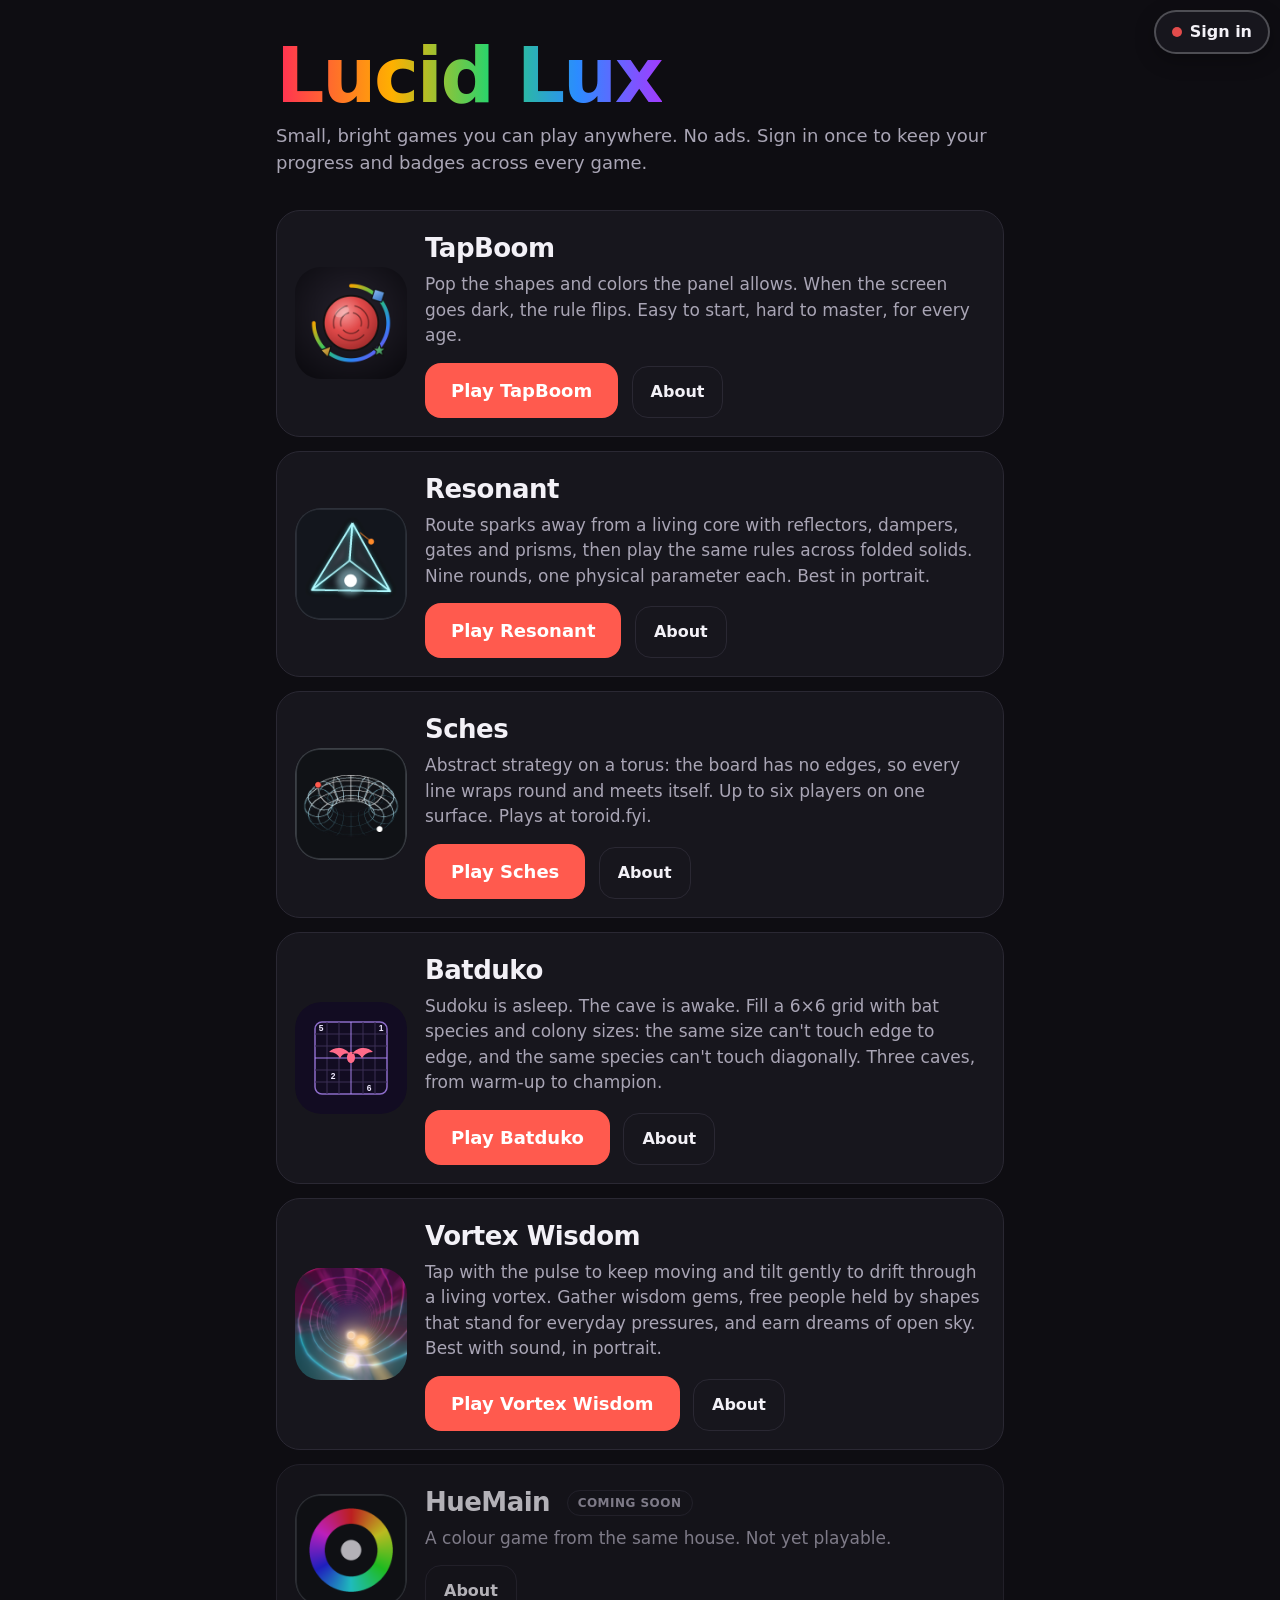
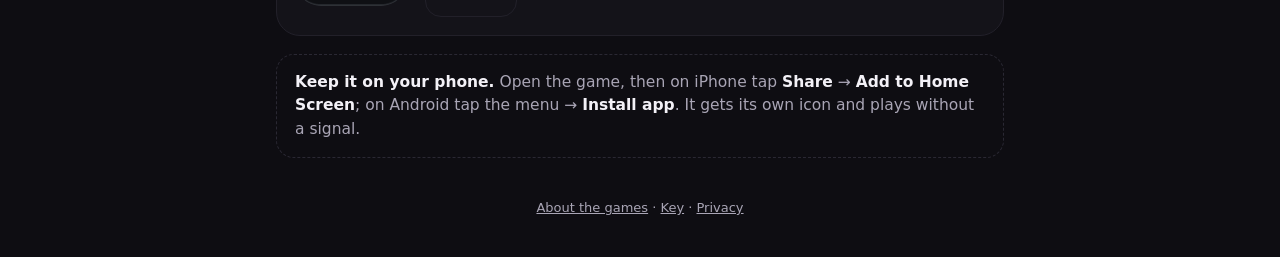
<file: index.html>
<!doctype html>
<html lang="en">
<head>
<meta charset="utf-8">
<meta name="viewport" content="width=device-width, initial-scale=1, viewport-fit=cover">
<title>Lucid Lux</title>
<link rel="canonical" href="https://lucidlux.fyi/">
<meta name="description" content="Small, bright games you can play anywhere. No ads. Sign in once to keep your progress and badges across every game.">
<meta name="theme-color" content="#0E0D12">
<link rel="icon" type="image/png" sizes="32x32" href="favicon-32.png">
<link rel="apple-touch-icon" href="tapboom-icon.png">
<style>
:root { --bg: #0E0D12; --panel: #17161D; --line: #2A2833; --ink: #F3F1F7; --soft: #A9A5B5; --accent: #FF5A4E; }
* { box-sizing: border-box; }
html, body { margin: 0; background: var(--bg); color: var(--ink);
  font: 17px/1.5 -apple-system, BlinkMacSystemFont, "Segoe UI", system-ui, sans-serif; }
main { max-width: 760px; margin: 0 auto; padding: calc(env(safe-area-inset-top, 0px) + 40px) 16px calc(env(safe-area-inset-bottom, 0px) + 40px); }
h1 { display: inline-block; margin: 0; font-size: clamp(44px, 13vw, 76px); font-weight: 900; letter-spacing: -0.03em; line-height: 0.95;
  background: linear-gradient(90deg, #FF2D55, #FFB000 30%, #2BD46B 55%, #2B8CFF 78%, #A23BFF);
  -webkit-background-clip: text; background-clip: text; color: transparent; }
.tag { color: var(--soft); margin: 10px 0 34px; font-size: 18px; }
.game { display: grid; margin-bottom: 14px; grid-template-columns: 112px 1fr; gap: 18px; align-items: center;
  background: var(--panel); border: 1px solid var(--line); border-radius: 24px; padding: 18px; }
.game img { width: 112px; height: 112px; border-radius: 26px; display: block; }
.game h2 { margin: 0 0 4px; font-size: 26px; letter-spacing: -0.02em; }
.game p { margin: 0 0 14px; color: var(--soft); }
.play { display: inline-block; background: var(--accent); color: #fff; text-decoration: none; font-weight: 800;
  padding: 14px 26px; border-radius: 16px; font-size: 18px; min-height: 52px; }
.play:active { transform: scale(0.98); }
.about { display: inline-block; margin-left: 8px; padding: 13px 18px; border-radius: 16px; border: 1px solid var(--line); color: var(--ink); text-decoration: none; font-weight: 600; font-size: 16px; min-height: 52px; }
.install { margin-top: 18px; padding: 16px 18px; border-radius: 18px; border: 1px dashed var(--line); color: var(--soft); font-size: 15.5px; }
.install b { color: var(--ink); }
.soon-card { opacity: 0.72; }
.badge { display: inline-block; vertical-align: middle; margin-left: 8px; padding: 3px 10px; border-radius: 999px; border: 1px solid var(--line); color: var(--soft); font-size: 12px; font-weight: 600; letter-spacing: 0.04em; text-transform: uppercase; }
.soon { margin-top: 26px; color: var(--soft); font-size: 15px; text-align: center; }
footer { margin-top: 40px; color: var(--soft); font-size: 13px; text-align: center; }
footer a { color: var(--soft); }
@media (max-width: 460px) {
  .game { grid-template-columns: 1fr; text-align: center; justify-items: center; }
}
</style>
</head>
<body>
<main>
  <h1>Lucid Lux</h1>
  <p class="tag">Small, bright games you can play anywhere. No ads. Sign in once to keep your progress and badges across every game.</p>

  <section class="game">
    <img src="tapboom-icon.png" alt="TapBoom icon: a red piece inside a rainbow ring">
    <div>
      <h2>TapBoom</h2>
      <p>Pop the shapes and colors the panel allows. When the screen goes dark, the rule flips. Easy to start, hard to master, for every age.</p>
      <a class="play" href="tapboom/">Play TapBoom</a> <a class="about" href="info/tapboom/">About</a>
    </div>
  </section>

  <section class="game">
    <img src="resonant-icon.png" alt="Resonant icon: a lit tetrahedron with a bright core on one face">
    <div>
      <h2>Resonant</h2>
      <p>Route sparks away from a living core with reflectors, dampers, gates and prisms, then play the same rules across folded solids. Nine rounds, one physical parameter each. Best in portrait.</p>
      <a class="play" href="resonant/">Play Resonant</a> <a class="about" href="info/resonant/">About</a>
    </div>
  </section>

  <section class="game">
    <img src="sches-icon.png" alt="Sches icon: a wireframe torus with two pieces on it">
    <div>
      <h2>Sches</h2>
      <p>Abstract strategy on a torus: the board has no edges, so every line wraps round and meets itself. Up to six players on one surface. Plays at toroid.fyi.</p>
      <a class="play" href="https://toroid.fyi/play/">Play Sches</a> <a class="about" href="info/sches/">About</a>
    </div>
  </section>

  <section class="game">
    <img src="batduko-icon.svg" alt="Batduko icon: a bat over a six-by-six puzzle grid">
    <div>
      <h2>Batduko</h2>
      <p>Sudoku is asleep. The cave is awake. Fill a 6×6 grid with bat species and colony sizes: the same size can't touch edge to edge, and the same species can't touch diagonally. Three caves, from warm-up to champion.</p>
      <a class="play" href="batduko/">Play Batduko</a> <a class="about" href="info/batduko/">About</a>
    </div>
  </section>

  <section class="game">
    <img src="vortex-wisdom/icon-512.png" alt="Vortex Wisdom icon: a magenta and teal vortex tunnel with warm lights leading into it">
    <div>
      <h2>Vortex Wisdom</h2>
      <p>Tap with the pulse to keep moving and tilt gently to drift through a living vortex. Gather wisdom gems, free people held by shapes that stand for everyday pressures, and earn dreams of open sky. Best with sound, in portrait.</p>
      <a class="play" href="vortex-wisdom/">Play Vortex Wisdom</a> <a class="about" href="info/vortex-wisdom/">About</a>
    </div>
  </section>

  <section class="game soon-card">
    <img src="huemain-icon.png" alt="HueMain icon: a ring of every hue around a white centre">
    <div>
      <h2>HueMain <span class="badge">Coming soon</span></h2>
      <p>A colour game from the same house. Not yet playable.</p>
      <a class="about" style="margin-left:0" href="info/huemain/">About</a>
    </div>
  </section>

  <div class="install">
    <b>Keep it on your phone.</b> Open the game, then on iPhone tap <b>Share</b> → <b>Add to Home Screen</b>; on Android tap the menu → <b>Install app</b>. It gets its own icon and plays without a signal.
  </div>

  <footer><a href="info/">About the games</a> · <a href="key/">Key</a> · <a href="privacy.html">Privacy</a></footer>
</main>
<script src="account/lucidlux-account.js"></script>
<script>LucidLuxAccount.attach({ game: null, button: { dark: true, position: 'top-right' } });</script>
</body>
</html>
</file>
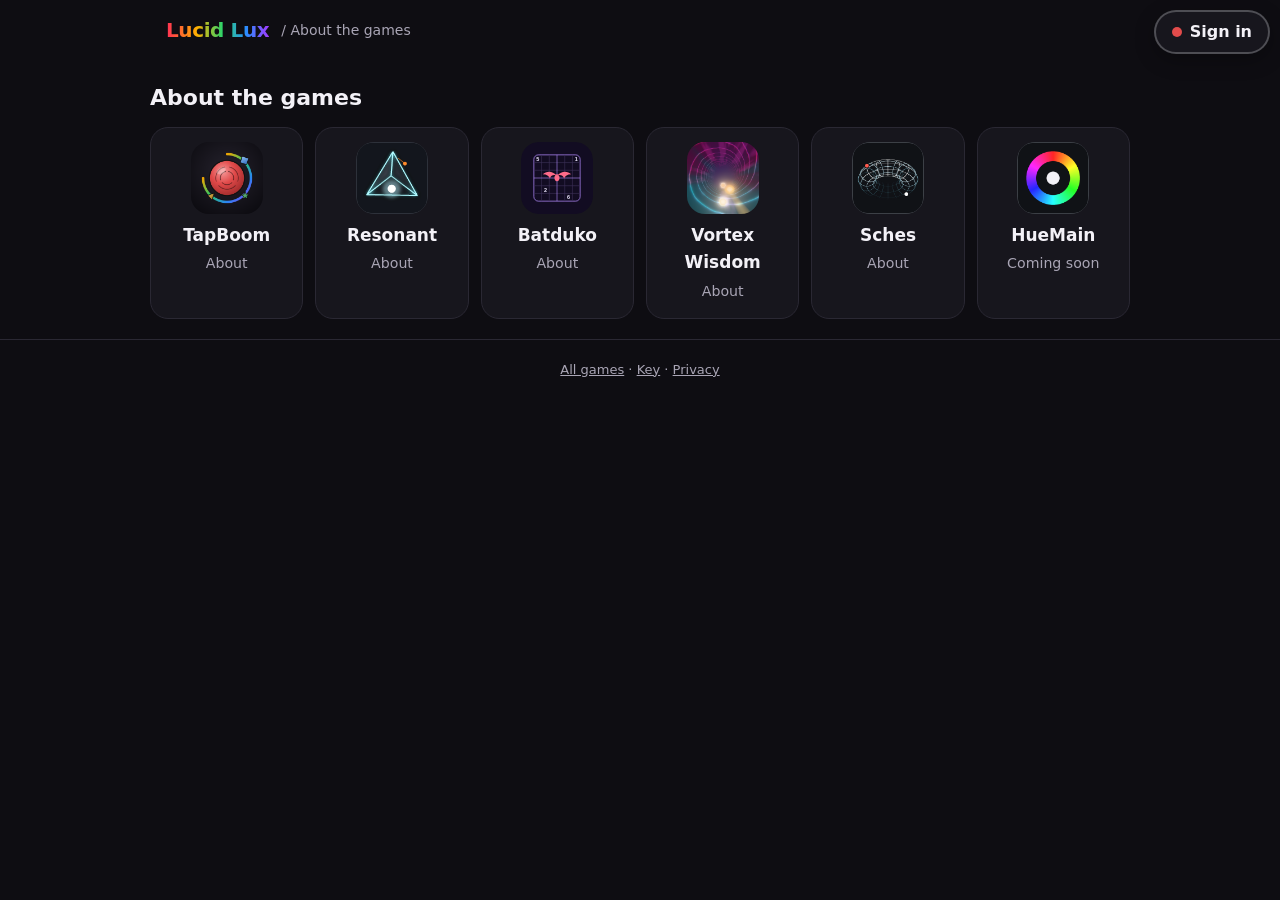
<file: info/index.html>
<!doctype html>
<html lang="en">
<head>
<meta charset="utf-8">
<meta name="viewport" content="width=device-width, initial-scale=1, viewport-fit=cover">
<title>About the games · Lucid Lux</title>
<link rel="canonical" href="https://lucidlux.fyi/info/">
<meta name="description" content="About every Lucid Lux game: how to play, controls, screenshots and details.">
<meta name="theme-color" content="#0E0D12">
<link rel="icon" type="image/png" sizes="32x32" href="../favicon-32.png">
<link rel="stylesheet" href="info.css">
</head>
<body>
<header class="bar"><div class="wrap"><a class="home" href="../">Lucid Lux</a><span class="crumb">/ About the games</span></div></header>
<main class="wrap more" style="padding-top:24px"><h2>About the games</h2><div class="more-grid">
<a href="tapboom/"><img src="../tapboom-icon.png" alt=""><span>TapBoom</span><small>About</small></a>
<a href="resonant/"><img src="../resonant-icon.png" alt=""><span>Resonant</span><small>About</small></a>
<a href="batduko/"><img src="../batduko-icon.svg" alt=""><span>Batduko</span><small>About</small></a>
<a href="vortex-wisdom/"><img src="../vortex-wisdom/icon-512.png" alt=""><span>Vortex Wisdom</span><small>About</small></a>
<a href="sches/"><img src="../sches-icon.png" alt=""><span>Sches</span><small>About</small></a>
<a href="huemain/"><img src="../huemain-icon.png" alt=""><span>HueMain</span><small>Coming soon</small></a>
</div></main>
<footer><div class="wrap"><a href="../">All games</a> · <a href="../key/">Key</a> · <a href="../privacy.html">Privacy</a></div></footer>
<script src="../account/lucidlux-account.js"></script>
<script>LucidLuxAccount.attach({ game: null, button: { dark: true, position: 'top-right' } });</script>
</body>
</html>
</file>
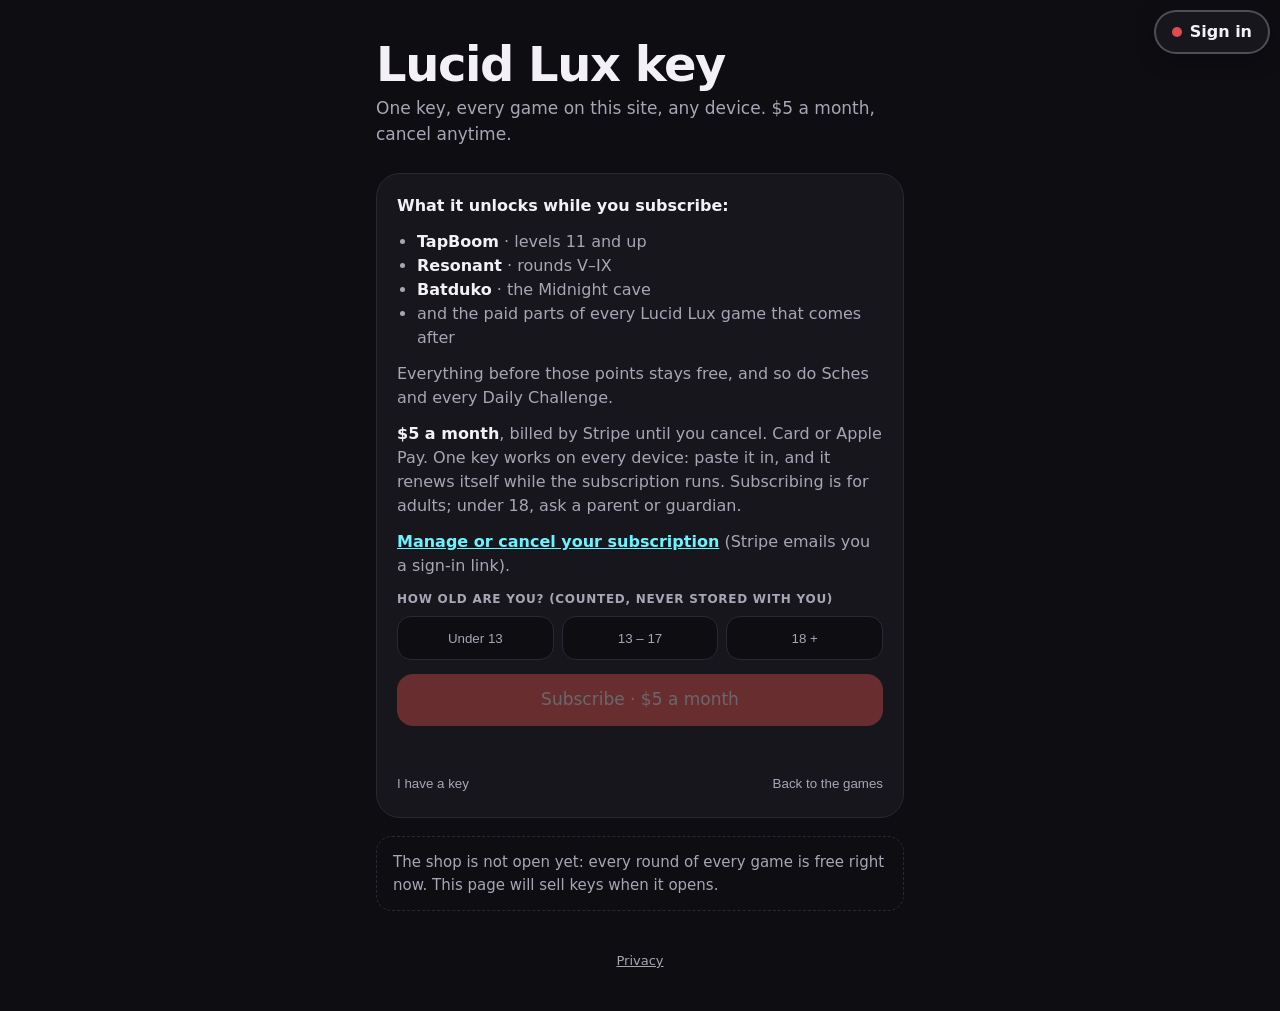
<file: key/index.html>
<!doctype html>
<html lang="en">
<head>
<meta charset="utf-8">
<meta name="viewport" content="width=device-width, initial-scale=1, viewport-fit=cover">
<title>Lucid Lux key</title>
<link rel="canonical" href="https://lucidlux.fyi/key/">
<meta name="description" content="One key unlocks the paid parts of every Lucid Lux game, on any device. Buy one, or paste the one you have.">
<meta name="theme-color" content="#0E0D12">
<link rel="icon" type="image/png" sizes="32x32" href="../favicon-32.png">
<script src="../shop.js"></script>
<script src="../account/lucidlux-account.js"></script>
<style>
:root { --bg: #0E0D12; --panel: #17161D; --line: #2A2833; --ink: #F3F1F7; --soft: #A9A5B5; --accent: #FF5A4E; --cyan: #6cf3ff; --red: #ff5a3c; }
* { box-sizing: border-box; }
html, body { margin: 0; background: var(--bg); color: var(--ink); font: 17px/1.5 -apple-system, BlinkMacSystemFont, "Segoe UI", system-ui, sans-serif; }
main { max-width: 560px; margin: 0 auto; padding: calc(env(safe-area-inset-top, 0px) + 40px) 16px calc(env(safe-area-inset-bottom, 0px) + 40px); }
h1 { margin: 0 0 8px; font-size: clamp(34px, 9vw, 48px); font-weight: 900; letter-spacing: -0.03em; line-height: 1; }
h1 a { color: inherit; text-decoration: none; }
.tag { color: var(--soft); margin: 0 0 26px; }
.gate .pl { background: var(--panel); border: 1px solid var(--line); border-radius: 24px; padding: 20px; }
.gate p { margin: 0 0 12px; color: var(--soft); font-size: 16px; } .gate p b { color: var(--ink); }
.gate .q { font-size: 12px; letter-spacing: .06em; text-transform: uppercase; color: var(--soft); margin: 12px 0 8px; font-weight: 600; }
.gate .ages { display: flex; gap: 8px; margin-bottom: 14px; }
.gate .ages button { flex: 1; height: 44px; border: 1px solid var(--line); border-radius: 14px; background: var(--bg); color: var(--soft); font: 600 15px inherit; cursor: pointer; white-space: nowrap; }
.gate .ages button[aria-pressed="true"] { border-color: var(--cyan); color: var(--cyan); }
.gate .pay { display: grid; place-items: center; width: 100%; height: 52px; border: 0; border-radius: 16px; background: var(--accent); color: #fff; font: 800 18px inherit; text-decoration: none; cursor: pointer; }
.gate .pay[aria-disabled="true"] { opacity: .35; pointer-events: none; }
.gate .msg { min-height: 20px; margin-top: 10px; color: var(--cyan); font-size: 15px; } .gate .msg.bad { color: var(--red); }
.gate textarea { width: 100%; height: 84px; margin-top: 8px; background: var(--bg); border: 1px solid var(--line); border-radius: 12px; color: var(--ink); font: 13px ui-monospace, Menlo, monospace; padding: 10px; resize: none; }
.gate .row { display: flex; justify-content: space-between; margin-top: 14px; }
.gate .row button { background: none; border: 0; color: var(--soft); font: 600 14px inherit; cursor: pointer; padding: 6px 0; }
.unl { margin: 0 0 12px; padding-left: 20px; color: var(--soft); font-size: 16px; } .unl b { color: var(--ink); }
.back { display: none; margin-top: 12px; } .back a { color: var(--cyan); font-weight: 700; }
.off { margin-top: 18px; padding: 14px 16px; border: 1px dashed var(--line); border-radius: 16px; color: var(--soft); font-size: 15px; }
footer { margin-top: 40px; color: var(--soft); font-size: 13px; text-align: center; } footer a { color: var(--soft); }
</style>
</head>
<body>
<main>
  <h1><a href="../">Lucid Lux</a> key</h1>
  <p class="tag">One key, every game on this site, any device. $5 a month, cancel anytime.</p>
  <div class="gate show" id="gate">
    <div class="pl">
      <p><b>What it unlocks while you subscribe:</b></p>
      <ul class="unl">
        <li><b>TapBoom</b> · levels 11 and up</li>
        <li><b>Resonant</b> · rounds V–IX</li>
        <li><b>Batduko</b> · the Midnight cave</li>
        <li>and the paid parts of every Lucid Lux game that comes after</li>
      </ul>
      <p>Everything before those points stays free, and so do Sches and every Daily Challenge.</p>
      <p><b>$5 a month</b>, billed by Stripe until you cancel. Card or Apple Pay. One key works on every device: paste it in, and it renews itself while the subscription runs. Subscribing is for adults; under 18, ask a parent or guardian.</p>
      <p><a href="https://billing.stripe.com/p/login/aFa4gzaV3c0v8IlaHWcEw00" rel="noopener" style="color:var(--cyan);font-weight:700">Manage or cancel your subscription</a> (Stripe emails you a sign-in link).</p>
      <div class="q">How old are you? (counted, never stored with you)</div>
      <div class="ages"><button data-age="u13" aria-pressed="false">Under 13</button><button data-age="13-17" aria-pressed="false">13 – 17</button><button data-age="18+" aria-pressed="false">18 +</button></div>
      <a class="pay" data-pay aria-disabled="true" href="#" rel="noopener">Subscribe · $5 a month</a>
      <div class="msg"></div>
      <div class="keybox" style="display:none"><textarea placeholder="Paste your key" spellcheck="false"></textarea><button class="pay" data-go style="margin-top:8px;height:44px">Check this key</button></div>
      <div class="back" id="back"></div>
      <div class="row"><button data-have>I have a key</button><button data-back>Back to the games</button></div>
    </div>
  </div>
  <div class="off" id="off" style="display:none">The shop is not open yet: every round of every game is free right now. This page will sell keys when it opens.</div>
  <footer><a href="../privacy.html">Privacy</a></footer>
</main>
<script>
LL.mount({ gate: document.getElementById('gate'), onUnlock: () => LL.say('This key verifies. It is saved in this browser; copy it from the box to use elsewhere.'), onBack: () => location.href = '../' });
const GAMES = { '/tapboom/': 'TapBoom', '/resonant/': 'Resonant', '/batduko/': 'Batduko', '/vortex-wisdom/': 'Vortex Wisdom' };
function backLink() { let r = null; try { r = localStorage.getItem('ll_return'); } catch (_) {} const name = r && GAMES[r]; if (!name) return; const b = document.getElementById('back'); b.innerHTML = '<a href="' + r + '">Back to ' + name + ' →</a>'; b.style.display = 'block'; }
LL.init().then(ok => { if (!LL.on()) { document.getElementById('off').style.display = 'block'; } else if (LL.justPaid) { LL.say(ok ? 'Unlocked. Your key is under "I have a key": copy it to use on another device.' : 'Payment seen but the key did not verify. Paste a key or try again.', !ok); if (ok) backLink(); } else if (ok) { LL.say('A valid key is saved in this browser.'); } });
</script>
<script>LucidLuxAccount.attach({ game: null, button: { dark: true, position: 'top-right' } });</script>
</body>
</html>
</file>
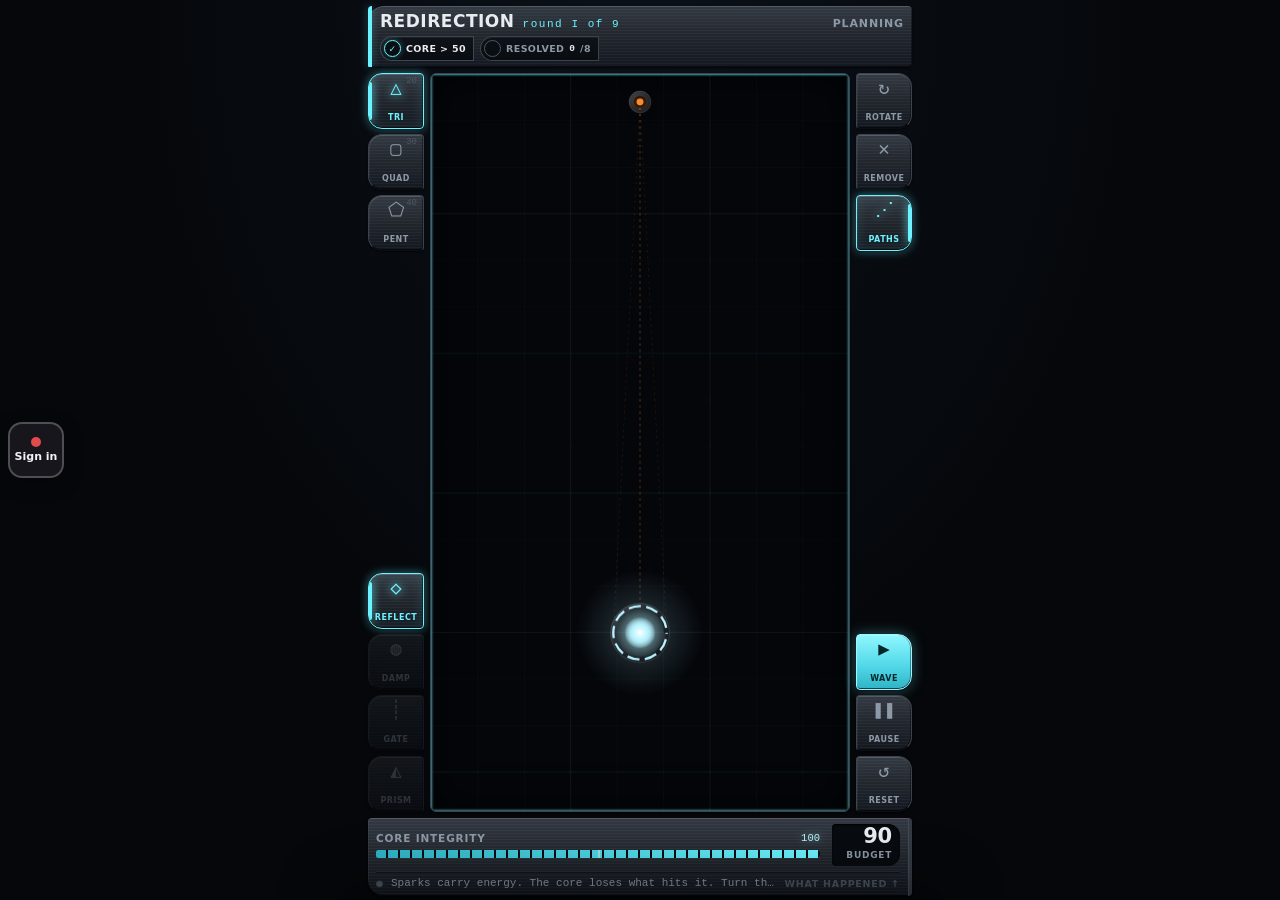
<file: resonant/index.html>
<!doctype html>
<html lang="en">
<head>
<meta charset="utf-8">
<title>Resonant</title>
<link rel="canonical" href="https://lucidlux.fyi/resonant/">
<meta name="description" content="Resonant: a geometry game. Route sparks away from a living core with polygon reflectors, dampers, gates and prisms, then play the same rules across folded solids. Nine rounds, one physical parameter each.">
<meta name="theme-color" content="#05070a">
<link rel="icon" type="image/png" sizes="32x32" href="favicon-32.png">
<link rel="apple-touch-icon" href="apple-touch-icon.png">
<link rel="manifest" href="manifest.webmanifest">
<script src="../shop.js"></script>
<script src="../account/lucidlux-account.js"></script>
<meta name="viewport" content="width=device-width, initial-scale=1, viewport-fit=cover, user-scalable=no">
<style>
  /* Identity: a machined instrument. Three sources, one object —
       metallurgy: brushed gunmetal plates, chamfered bevels, hairline highlights; nothing is flat paint
       Star Trek (LCARS): rounded-end bars, elbowed frames, condensed uppercase labels, numerals as blocks
       Tron: light lives only on edges — cyan traces for structure, hot orange for the thing that burns.
     Layout unchanged: portrait, never scrolls, HUD above and below, two rails, a tall arena between. */
  :root{ --bg:#05070a; --fg:#e6ecf0; --mute:#8d99a6; --faint:#4d5864;
    --steel-hi:#343a43; --steel:#22272e; --steel-lo:#141820; --edge:#3b434d; --edge-lo:#0b0e13;
    --cyan:#6cf3ff; --cyan-dim:rgba(108,243,255,.35); --orange:#ff8a2a; --red:#ff5a3c;
    --spark:#ff8a2a; --seed:#7dffc9; --glass:#6cf3ff; --damp:#c39bff; --gate:#7dffc9; --prism:#ffd166; --core:#b8f4ff; --bad:#ff5a3c; --good:#6cf3ff; --amber:#6cf3ff;
    --display:ui-sans-serif,system-ui,-apple-system,'Segoe UI',Roboto,'Helvetica Neue',sans-serif; --mono:ui-monospace,'SF Mono',Menlo,Consolas,'Liberation Mono',monospace; --rail:56px; color-scheme:dark;
    --brush:repeating-linear-gradient(180deg,rgba(255,255,255,.035) 0 1px,rgba(0,0,0,0) 1px 3px);
    --plate:linear-gradient(180deg,var(--steel-hi) 0%,var(--steel) 48%,var(--steel-lo) 100%);
    --bevel:inset 0 1px 0 rgba(255,255,255,.14),inset 0 -1px 0 rgba(0,0,0,.65),inset 1px 0 0 rgba(255,255,255,.05),inset -1px 0 0 rgba(0,0,0,.4),0 1px 2px rgba(0,0,0,.6);
    --glow:0 0 10px rgba(108,243,255,.45),inset 0 0 14px rgba(108,243,255,.14); }
  html,body{height:100%;margin:0;overflow:hidden;overscroll-behavior:none}
  body{background:var(--bg) radial-gradient(ellipse at 50% 0%,#0b1119 0%,var(--bg) 60%);color:var(--fg);font:12px/1.4 var(--mono);-webkit-font-smoothing:antialiased;-webkit-user-select:none;user-select:none}
  .app{height:100%;display:grid;grid-template-rows:auto 1fr auto;max-width:560px;margin:0 auto;box-sizing:border-box;padding-inline:8px;padding-block:6px 4px;gap:6px}
  .lbl,.l,.phase,.o,.core .t,.num span,.tick .more,.sheet .k,.stick .lbl{font-family:var(--display);text-transform:uppercase;letter-spacing:.08em;font-weight:600}

  /* ---- top HUD: an LCARS elbow plate in brushed steel ---- */
  .hud{display:grid;gap:5px;min-width:0;padding:6px 8px 6px 12px;border-radius:16px 4px 4px 4px;background:var(--brush),var(--plate);box-shadow:var(--bevel);position:relative}
  .hud:before{content:'';position:absolute;left:0;top:0;bottom:0;width:4px;border-radius:16px 0 0 4px;background:var(--cyan);box-shadow:0 0 8px var(--cyan-dim)}
  .hud .r1{display:flex;align-items:baseline;justify-content:space-between;gap:10px}
  .hud .name{font:800 17px/1.1 var(--display);letter-spacing:.03em;text-transform:uppercase;white-space:nowrap;overflow:hidden;text-overflow:ellipsis}
  .hud .name small{font:400 11px var(--mono);color:var(--cyan);margin-left:8px;letter-spacing:.14em;text-transform:none}
  .hud .phase{font-size:11px;color:var(--mute);white-space:nowrap}
  .hud .phase b{color:var(--cyan);font-weight:700;text-shadow:0 0 8px var(--cyan-dim)}
  .obj{display:flex;gap:6px;flex-wrap:nowrap;overflow-x:auto;scrollbar-width:none;min-width:0}
  .obj::-webkit-scrollbar{display:none}
  .o{display:inline-flex;align-items:center;gap:5px;padding:3px 7px 3px 3px;border:1px solid var(--edge);border-radius:999px 4px 4px 999px;font-size:9.5px;letter-spacing:.04em;color:var(--mute);white-space:nowrap;background:linear-gradient(180deg,#0f1319,#090c10);box-shadow:inset 0 1px 0 rgba(255,255,255,.05);transition:border-color .3s,color .3s;font-variant-numeric:tabular-nums}
  .o i{width:15px;height:15px;border-radius:50%;border:1px solid var(--faint);display:grid;place-items:center;font-size:9px;font-style:normal;color:transparent;transition:all .3s;flex:none;background:#0a0d11}
  .o.live{border-color:#3d4752;color:var(--fg)}
  .o.live i{border-color:var(--cyan);color:var(--cyan);box-shadow:0 0 6px var(--cyan-dim);animation:pulse 1.8s ease-in-out infinite}
  .o.done{border-color:var(--cyan-dim);color:var(--fg)}
  .o.done i{background:var(--cyan);border-color:var(--cyan);color:#03262b;box-shadow:0 0 8px var(--cyan-dim);animation:none}
  .o.fail{border-color:rgba(255,90,60,.6);color:var(--red)}
  .o.fail i{border-color:var(--red);color:var(--red);box-shadow:0 0 8px rgba(255,90,60,.4);animation:none}
  .o em{font-style:normal;color:var(--fg);font-family:var(--mono);letter-spacing:0}
  .obj.n4 .o{padding:3px 5px 3px 3px;font-size:9px;gap:4px;letter-spacing:.02em} .obj.n4 .o i{width:13px;height:13px}
  @keyframes pulse{0%,100%{box-shadow:0 0 4px rgba(108,243,255,.25)}50%{box-shadow:0 0 10px rgba(108,243,255,.7)}}

  /* ---- middle: rails of machined keys + arena ---- */
  .mid{display:grid;grid-template-columns:var(--rail) 1fr var(--rail);gap:6px;min-height:0}
  .rail{display:flex;flex-direction:column;gap:5px;min-height:0;justify-content:space-between}
  .grp{display:flex;flex-direction:column;gap:5px}
  .rb{width:var(--rail);height:50px;border:1px solid var(--edge);border-bottom-color:var(--edge-lo);border-radius:14px 4px 4px 14px;background:var(--brush),var(--plate);box-shadow:var(--bevel);color:var(--mute);display:grid;place-items:center;cursor:pointer;padding:0;font:10px/1 var(--mono);transition:border-color .15s,color .15s,box-shadow .15s;position:relative;-webkit-tap-highlight-color:transparent;overflow:hidden}
  .rail:last-child .rb{border-radius:4px 14px 14px 4px}
  .rb:after{content:'';position:absolute;top:8px;bottom:8px;left:0;width:3px;border-radius:0 2px 2px 0;background:currentColor;opacity:0;transition:opacity .15s}
  .rail:last-child .rb:after{left:auto;right:0;border-radius:2px 0 0 2px}
  .rb .g{font-size:19px;line-height:1;font-family:var(--mono);transition:text-shadow .15s}
  .rb .l{font-size:8px;margin-top:3px;letter-spacing:.06em}
  .rb .c{position:absolute;top:3px;right:6px;font-size:9px;color:var(--faint)}
  .rail:last-child .rb .c{right:auto;left:6px}
  .rb:active{box-shadow:inset 0 2px 6px rgba(0,0,0,.7)}
  .rb[aria-pressed="true"]{--k:var(--cyan);border-color:var(--k);color:var(--k);box-shadow:var(--bevel),var(--glow)}
  .rb[aria-pressed="true"]:after{opacity:1;box-shadow:0 0 8px currentColor}
  .rb[aria-pressed="true"] .g{text-shadow:0 0 8px currentColor}
  .rb.sw[aria-pressed="true"]{box-shadow:var(--bevel),0 0 10px color-mix(in srgb,var(--k) 45%,transparent),inset 0 0 14px color-mix(in srgb,var(--k) 14%,transparent)}
  .rb.go{background:linear-gradient(180deg,#8ff7ff,#4fd6e6 60%,#2fb3c6);color:#03262b;border-color:#9bf6ff;box-shadow:var(--bevel),0 0 14px var(--cyan-dim)}
  .rb.go .g{text-shadow:none}
  .rb:disabled{opacity:.3;cursor:default;box-shadow:var(--bevel)}
  .rb:focus-visible{outline:2px solid var(--cyan);outline-offset:1px}
  .stage{position:relative;min-width:0;min-height:0;border:1px solid var(--edge);border-radius:6px;overflow:hidden;background:#04060a;box-shadow:inset 0 0 0 1px rgba(108,243,255,.08),inset 0 0 40px rgba(0,0,0,.8),var(--bevel)}
  canvas{display:block;width:100%;height:100%;touch-action:none;cursor:crosshair}
  /* thumb stick: a bezelled steel puck on a lit ring */
  .stick{position:absolute;left:50%;bottom:14px;transform:translateX(-50%);width:104px;height:104px;border-radius:50%;background:var(--brush),radial-gradient(circle at 50% 40%,#1b2027,#0b0e12 75%);border:1px solid var(--edge);box-shadow:var(--bevel),0 0 0 3px #0a0d11,0 0 0 4px var(--edge);display:none;touch-action:none;z-index:4}
  .stick.show{display:block}
  .stick:before{content:'';position:absolute;inset:12px;border-radius:50%;border:1px solid var(--cyan-dim);box-shadow:0 0 8px rgba(108,243,255,.2),inset 0 0 8px rgba(108,243,255,.12)}
  .stick .knob{position:absolute;left:50%;top:50%;width:42px;height:42px;margin:-21px 0 0 -21px;border-radius:50%;background:var(--brush),radial-gradient(circle at 38% 32%,#6b747f,#2a3038 60%,#14181d);box-shadow:inset 0 1px 0 rgba(255,255,255,.25),inset 0 -2px 3px rgba(0,0,0,.7),0 3px 8px rgba(0,0,0,.7),0 0 0 1px #0a0d11;transition:transform .12s}
  .stick .knob:after{content:'';position:absolute;inset:16px;border-radius:50%;background:var(--cyan);box-shadow:0 0 6px var(--cyan)}
  .stick.live .knob{transition:none}
  .stick .lbl{position:absolute;left:0;right:0;bottom:-17px;text-align:center;font-size:9px;letter-spacing:.2em;color:var(--faint)}
  .toast{position:absolute;left:50%;top:10px;transform:translateX(-50%);max-width:88%;padding:6px 12px;border-radius:999px 4px 4px 999px;background:rgba(8,11,15,.9);border:1px solid var(--edge);border-left:3px solid var(--cyan);font-size:11px;color:var(--fg);opacity:0;transition:opacity .25s;pointer-events:none;text-align:center}
  .toast.show{opacity:1}

  /* ---- bottom HUD: plate with reactor bar, budget block, ticker line ---- */
  .bot{display:grid;grid-template-columns:1fr auto;gap:6px 12px;align-items:center;min-width:0;padding:6px 12px 5px 8px;border-radius:4px 4px 4px 16px;background:var(--brush),var(--plate);box-shadow:var(--bevel);position:relative}
  .bot:before{content:'';position:absolute;right:0;top:0;bottom:0;width:4px;border-radius:0 4px 4px 0;background:var(--steel-hi);box-shadow:inset 1px 0 0 rgba(255,255,255,.08)}
  .core{display:grid;gap:4px;min-width:0}
  .core .t{display:flex;justify-content:space-between;font-size:10.5px;color:var(--mute)}
  .core .t b{color:var(--core);font-weight:400;font-family:var(--mono);font-variant-numeric:tabular-nums;letter-spacing:0;text-shadow:0 0 8px rgba(184,244,255,.5)}
  .bar{height:8px;background:#080b0f;border-radius:2px;overflow:hidden;position:relative;box-shadow:inset 0 1px 2px rgba(0,0,0,.9),0 1px 0 rgba(255,255,255,.06)}
  .bar i{display:block;height:100%;background:linear-gradient(90deg,#2fb3c6,var(--cyan));box-shadow:0 0 8px var(--cyan-dim);transition:width .25s,background .25s}
  .bar:before{content:'';position:absolute;inset:0;background:repeating-linear-gradient(90deg,transparent 0 10px,#080b0f 10px 12px);z-index:1;pointer-events:none}
  .bar:after{content:'';position:absolute;left:50%;top:-2px;bottom:-2px;width:2px;background:rgba(230,236,240,.5);z-index:2}
  .bar.bad i{background:linear-gradient(90deg,#b8481f,var(--orange));box-shadow:0 0 8px rgba(255,138,42,.5)}
  .num{text-align:right;font-variant-numeric:tabular-nums;padding:2px 8px;border-radius:4px 12px 12px 4px;background:#080b0f;box-shadow:inset 0 1px 2px rgba(0,0,0,.9);min-width:52px}
  .num b{display:block;font:800 21px/1 var(--display);color:var(--fg);letter-spacing:-.01em;font-variant-numeric:tabular-nums}
  .num span{font-size:9px;color:var(--mute)}
  .tick{grid-column:1/-1;display:flex;align-items:center;gap:8px;font-size:11px;color:var(--mute);min-width:0;cursor:pointer;padding:3px 0 0;border-top:1px solid rgba(0,0,0,.5);box-shadow:0 -1px 0 rgba(255,255,255,.05)}
  .tick .dot{width:7px;height:7px;border-radius:50%;background:var(--faint);flex:none;box-shadow:inset 0 1px 1px rgba(0,0,0,.6)}
  .tick.hot .dot{background:var(--cyan);box-shadow:0 0 8px var(--cyan)}
  .tick .m{white-space:nowrap;overflow:hidden;text-overflow:ellipsis;min-width:0;flex:1}
  .tick .more{color:var(--faint);font-size:9.5px;white-space:nowrap}

  /* ---- sheet (what happened) and end-of-round overlay ---- */
  .sheet{position:fixed;left:0;right:0;bottom:0;z-index:20;transform:translateY(105%);transition:transform .28s cubic-bezier(.3,.8,.3,1);background:var(--brush),linear-gradient(180deg,#1e232a,#10141a);border-top:1px solid var(--edge);border-radius:18px 4px 0 0;padding:14px 18px;padding-bottom:calc(14px + env(safe-area-inset-bottom,0px));max-width:560px;margin:0 auto;max-height:70%;overflow:auto;box-shadow:inset 0 1px 0 rgba(255,255,255,.12),0 -20px 60px rgba(0,0,0,.6)}
  .sheet.show{transform:none}
  .sheet .k{font-size:10.5px;color:var(--cyan);margin-bottom:10px;display:flex;justify-content:space-between;padding-bottom:6px;border-bottom:2px solid var(--cyan);border-image:linear-gradient(90deg,var(--cyan) 30%,var(--edge) 30%) 1}
  .sheet .k button{background:none;border:0;color:var(--mute);font:11px var(--display);letter-spacing:.12em;text-transform:uppercase;cursor:pointer;padding:0}
  .sheet h3{margin:0 0 6px;font:700 17px/1.25 var(--display);letter-spacing:.04em;text-transform:uppercase;color:var(--cyan);text-shadow:0 0 10px var(--cyan-dim)}
  .sheet p{margin:0 0 8px;font-size:12.5px;line-height:1.55;color:#cfd7de}
  .sheet .log{margin-top:12px;border-top:1px solid var(--edge);padding-top:10px;color:var(--mute);font-size:11.5px}
  .sheet .log div{padding:3px 0}
  .sheet .log .t{color:var(--cyan)}
  .sheet .rules{margin-top:12px;border-top:1px solid var(--edge);padding-top:10px;color:var(--faint);font-size:10.5px;line-height:1.5}
  .scrim{position:fixed;inset:0;z-index:19;background:rgba(0,0,0,.45);display:none}
  .scrim.show{display:block}
  .overlay{position:absolute;inset:0;display:none;place-items:center;background:rgba(4,6,10,.86);backdrop-filter:blur(4px);z-index:5;padding:20px;text-align:center}
  .overlay.show{display:grid}
  .overlay h2{font:700 30px/1.1 var(--display);letter-spacing:.06em;text-transform:uppercase;margin:0 0 8px}
  .overlay h2 em{font-style:normal;color:var(--cyan);text-shadow:0 0 14px var(--cyan-dim)}
  .overlay p{color:var(--mute);margin:0 0 16px;font-size:12px;max-width:300px}
  .overlay button{font:700 13px var(--display);letter-spacing:.14em;text-transform:uppercase;background:linear-gradient(180deg,#8ff7ff,#4fd6e6 60%,#2fb3c6);color:#03262b;border:0;border-radius:999px 6px 6px 999px;padding:11px 22px 11px 18px;cursor:pointer;box-shadow:var(--bevel),0 0 14px var(--cyan-dim)}
  /* ---- the gate: rounds V–IX are the paid half; one plate, one sentence, one tap ---- */
  .gate{position:absolute;inset:0;display:none;place-items:center;background:rgba(4,6,10,.92);backdrop-filter:blur(5px);z-index:6;padding:14px;overflow:auto}
  .gate.show{display:grid}
  .gate .pl{width:100%;max-width:300px;padding:16px 16px 14px;border-radius:16px 4px 4px 4px;background:var(--brush),var(--plate);box-shadow:var(--bevel);position:relative;text-align:left}
  .gate .pl:before{content:'';position:absolute;left:0;top:0;bottom:0;width:4px;border-radius:16px 0 0 4px;background:var(--cyan);box-shadow:0 0 8px var(--cyan-dim)}
  .gate h2{font:800 20px/1.1 var(--display);letter-spacing:.03em;text-transform:uppercase;margin:0 0 6px}
  .gate h2 em{font-style:normal;color:var(--cyan)}
  .gate p{margin:0 0 10px;font-size:12px;line-height:1.5;color:var(--mute)}
  .gate p b{color:var(--fg);font-weight:600}
  .gate .q{font-family:var(--display);font-size:9.5px;letter-spacing:.08em;text-transform:uppercase;color:var(--faint);margin:10px 0 6px;font-weight:600}
  .gate .ages{display:flex;gap:6px;margin-bottom:12px}
  .gate .ages button{flex:1;height:34px;white-space:nowrap;padding:0 4px;border:1px solid var(--edge);border-radius:999px 4px 4px 999px;background:linear-gradient(180deg,#0f1319,#090c10);color:var(--mute);font:600 11px var(--display);letter-spacing:.04em;cursor:pointer}
  .gate .ages button[aria-pressed="true"]{border-color:var(--cyan);color:var(--cyan);box-shadow:0 0 8px var(--cyan-dim)}
  .gate .pay{display:block;width:100%;height:44px;border:0;border-radius:999px 6px 6px 999px;background:linear-gradient(180deg,#8ff7ff,#4fd6e6 60%,#2fb3c6);color:#03262b;font:800 13px var(--display);letter-spacing:.1em;text-transform:uppercase;cursor:pointer;box-shadow:var(--bevel),0 0 14px var(--cyan-dim);text-decoration:none;display:grid;place-items:center}
  .gate .pay[aria-disabled="true"]{opacity:.35;pointer-events:none}
  .gate .row{display:flex;justify-content:space-between;gap:10px;margin-top:12px}
  .gate .row button{background:none;border:0;color:var(--mute);font:600 10px var(--display);letter-spacing:.08em;text-transform:uppercase;cursor:pointer;padding:4px 0}
  .gate .row button:hover{color:var(--cyan)}
  .gate .msg{font-size:11px;color:var(--cyan);min-height:14px;margin-top:8px}
  .gate .msg.bad{color:var(--red)}
  .gate textarea{width:100%;box-sizing:border-box;height:64px;background:#080b0f;border:1px solid var(--edge);border-radius:4px;color:var(--fg);font:11px var(--mono);padding:6px;resize:none;margin-top:6px}
  @media (prefers-reduced-motion:reduce){*{transition:none!important;animation:none!important}}
  @media (min-height:900px){ .rb{height:56px} }
  @media (max-height:700px){ .rb{height:44px} .rb .l{display:none} .hud .name{font-size:15px} }
</style>
</head>
<body>

<div class="app">
  <header class="hud">
    <div class="r1"><div class="name" id="lvlName"></div><div class="phase" id="phase">planning</div></div>
    <div class="obj" id="obj" aria-label="Round objectives"></div>
  </header>

  <div class="mid">
    <nav class="rail" aria-label="Build">
      <div class="grp" role="group" aria-label="Shape">
        <button class="rb" data-shape="3" aria-pressed="true"><span class="g">△</span><span class="l">tri</span><span class="c">20</span></button>
        <button class="rb" data-shape="4" aria-pressed="false"><span class="g">▢</span><span class="l">quad</span><span class="c">30</span></button>
        <button class="rb" data-shape="5" aria-pressed="false"><span class="g">⬠</span><span class="l">pent</span><span class="c">40</span></button>
      </div>
      <div class="grp" role="group" aria-label="Role">
        <button class="rb sw" data-role="reflector" style="--k:var(--glass)" aria-pressed="true"><span class="g">◇</span><span class="l">reflect</span></button>
        <button class="rb sw" data-role="damper" style="--k:var(--damp)" aria-pressed="false" id="bDamper"><span class="g">◍</span><span class="l">damp</span></button>
        <button class="rb sw" data-role="gate" style="--k:var(--gate)" aria-pressed="false" id="bGate"><span class="g">┊</span><span class="l">gate</span></button>
        <button class="rb sw" data-role="prism" style="--k:var(--prism)" aria-pressed="false" id="bPrism"><span class="g">◭</span><span class="l">prism</span></button>
      </div>
    </nav>

    <div class="stage" id="stage">
      <canvas id="c" aria-label="Resonant arena"></canvas>
      <div class="toast" id="toast"></div>
      <div class="stick" id="stick" aria-label="Turn the solid"><div class="knob" id="knob"></div><div class="lbl">turn</div></div>
      <div class="overlay" id="overlay"><div><h2 id="ovTitle"></h2><p id="ovText"></p><button id="ovBtn">Continue</button></div></div>
      <div class="gate" id="gate" role="dialog" aria-label="The paid half">
        <div class="pl">
          <h2>The <em>solids</em></h2>
          <p>Rounds I–IV are free, always. Rounds V–IX are the paid half: fields, dispersion, the cube, the dual and the dodecahedron. <b>One key, every Lucid Lux game, every device.</b> $5 a month, cancel anytime. For adults: under 18, ask a parent or guardian.</p>
          <div class="q">How old are you? (counted, never stored with you)</div>
          <div class="ages"><button data-age="u13" aria-pressed="false">Under 13</button><button data-age="13-17" aria-pressed="false">13 – 17</button><button data-age="18+" aria-pressed="false">18 +</button></div>
          <a class="pay" data-pay aria-disabled="true" href="#" rel="noopener">Get the key</a>
          <div class="msg"></div>
          <div class="keybox" style="display:none"><textarea placeholder="Paste your key" spellcheck="false"></textarea><button class="pay" data-go style="margin-top:6px;height:36px">Unlock</button></div>
          <div class="row"><button data-have>I have a key</button><button data-back>Not now</button></div>
        </div>
      </div>
    </div>

    <nav class="rail" aria-label="Act">
      <div class="grp">
        <button class="rb" id="bRot"><span class="g">↻</span><span class="l">rotate</span></button>
        <button class="rb" id="bDel"><span class="g">✕</span><span class="l">remove</span></button>
        <button class="rb" id="bPrev" aria-pressed="true"><span class="g">⋰</span><span class="l">paths</span></button>
      </div>
      <div class="grp">
        <button class="rb go" id="bStart"><span class="g">▶</span><span class="l">wave</span></button>
        <button class="rb" id="bPause"><span class="g">❚❚</span><span class="l">pause</span></button>
        <button class="rb" id="bReset"><span class="g">↺</span><span class="l">reset</span></button>
      </div>
    </nav>
  </div>

  <footer class="bot">
    <div class="core"><div class="t"><span>core integrity</span><b id="mCore">100</b></div><div class="bar" id="coreBar"><i style="width:100%"></i></div></div>
    <div class="num"><b id="mBudget">0</b><span>budget</span></div>
    <div class="tick" id="tick"><span class="dot"></span><span class="m" id="tickMsg">Place pieces, then start the wave.</span><span class="more">what happened ↑</span></div>
  </footer>
</div>

<div class="scrim" id="scrim"></div>
<div class="sheet" id="sheet" role="dialog" aria-label="What happened">
  <div class="k"><span>what happened</span><button id="sheetClose">close ✕</button></div>
  <div id="card"><p style="color:var(--mute)">Cards appear here when something you built causes an effect worth naming. Each fires once.</p></div>
  <div class="log" id="log"></div>
  <div class="rules">Deterministic simulation, fixed step. Reflection keeps 92% of a spark's energy, a wall 60%, the medium takes 12% a second, a damper keeps 45% and pays 12% of the rest into your budget; below 18 a spark dissipates. Speed is √energy; a prism deviates by 0.6·√(60/energy) radians per face; a field adds a constant acceleration to sparks only. Model, not nature: the numbers are tuned for play and stated so you can reason with them.</div>
</div>

<script>
(() => {
'use strict';
// =====================================================================
// RESONANT — portrait vertical slice. Three flat rounds, then the arena folds
// into a tetrahedron and the same rules run across its faces. Fixed-step,
// seeded, simulation separated from rendering.
// =====================================================================
const W=540; let H=960; const DT=1/120;   // H follows the stage's aspect (see resize) so the arena fills it
const CORE={x:270,y:720,r:32};
const COST={3:20,4:30,5:40};
const REST={reflector:0.92, gate:0.92};
const WALL_REST=0.6, DAMP_KEEP=0.45, DAMP_PAY=0.12, MIN_E=18, DRAG=0.12;
const COL={spark:'#ff8a2a',seed:'#7dffc9',reflector:'#6cf3ff',damper:'#c39bff',gate:'#7dffc9',prism:'#ffd166',core:'#b8f4ff'};
const PRISM_K=0.6;   // prism deviation per face: PRISM_K·√(60/E) radians, so cool packets bend more than hot ones
const FONT='ui-monospace, SF Mono, Menlo, Consolas, monospace';
// metal fill for a polygon: brushed steel lit from above, one shared gradient per frame
function steel(x0,y0,x1,y1){ const g=ctx.createLinearGradient(x0,y0,x1,y1); g.addColorStop(0,'#3a414b'); g.addColorStop(.5,'#1f242b'); g.addColorStop(1,'#12161c'); return g; }
let seed=1; const rnd=()=>{ seed=(seed*1103515245+12345)&0x7fffffff; return seed/0x7fffffff; };

// ---------- rounds: objectives are live predicates, checked off in the HUD ----------
const resolved=s=>s.spawned-s.ents.filter(e=>e.alive).length;
const LEVELS=[
  { name:'Redirection', num:'I', budget:90, roles:['reflector'],
    emit:[{x:270,y:36,aim:[0,1],jit:0.05,type:'spark',E:100,n:8,every:1.6,start:1}],
    objectives:[ {k:'core',label:'core > 50',live:true,test:s=>s.core>50,fail:s=>s.core<=50},
                 {k:'n',label:'resolved',total:8,val:s=>resolved(s),test:s=>resolved(s)>=8} ],
    brief:'Sparks carry energy. The core loses what hits it. Turn them away.' },
  { name:'Energy', num:'II', budget:120, roles:['reflector','damper'],
    emit:[{x:70,y:36,aim:[0.42,1],jit:0.10,type:'spark',E:160,n:6,every:1.4,start:1},{x:470,y:36,aim:[-0.42,1],jit:0.10,type:'spark',E:160,n:6,every:1.4,start:1.7}],
    objectives:[ {k:'core',label:'core > 50',live:true,test:s=>s.core>50,fail:s=>s.core<=50},
                 {k:'diss',label:'dissipated',total:8,val:s=>s.diss,test:s=>s.diss>=8},
                 {k:'n',label:'resolved',total:12,val:s=>resolved(s),test:s=>resolved(s)>=12} ],
    brief:'Hot sparks: 160 energy. A clean reflection keeps 92%, so they come back. Dampers take the heat.' },
  { name:'Selective routing', num:'III', budget:120, roles:['reflector','damper','gate'],
    emit:[{x:270,y:36,aim:[0,1],jit:0.07,type:'mix',E:120,n:14,every:1.1,start:1}],
    objectives:[ {k:'core',label:'core > 50',live:true,test:s=>s.core>50,fail:s=>s.core<=50},
                 {k:'fed',label:'delivered',total:5,val:s=>s.fed,test:s=>s.fed>=5},
                 {k:'n',label:'resolved',total:14,val:s=>resolved(s),test:s=>resolved(s)>=14} ],
    brief:'A mixed stream. Seeds feed the core (+8); sparks burn it. The gate passes seeds and reflects sparks.' },
  { name:'The fold', num:'IV', budget:100, roles:['reflector','damper'], fold:'tet', coreFace:2, card:'fold',
    emit:[{face:0,at:[-60,-70],aim:[0.35,1],jit:0.10,type:'spark',E:110,n:8,every:1.5,start:1}],
    objectives:[ {k:'core',label:'core > 50',live:true,test:s=>s.core>50,fail:s=>s.core<=50},
                 {k:'n',label:'resolved',total:8,val:s=>resolved(s),test:s=>resolved(s)>=8} ],
    brief:'The arena folded into a tetrahedron. Sparks cross edges and keep going. Use the stick to turn it; tap a face to build.' },
  { name:'Field', num:'V', budget:120, roles:['reflector','damper','gate'], field:[70,0],
    emit:[{x:120,y:36,aim:[0.3,1],jit:0.06,type:'mix',E:110,n:12,every:1.2,start:1}],
    objectives:[ {k:'core',label:'core > 50',live:true,test:s=>s.core>50,fail:s=>s.core<=50},
                 {k:'fed',label:'delivered',total:3,val:s=>s.fed,test:s=>s.fed>=3},
                 {k:'n',label:'resolved',total:12,val:s=>resolved(s),test:s=>resolved(s)>=12} ],
    brief:'Flat again, but a field pushes everything charged to the right. Sparks curve; seeds are neutral and go straight.' },
  { name:'Dispersion', num:'VI', budget:130, roles:['reflector','damper','prism'],
    emit:[{x:270,y:36,aim:[0,1],jit:0.04,type:'mix',E:130,n:15,every:1.1,start:1}],
    objectives:[ {k:'core',label:'core > 50',live:true,test:s=>s.core>50,fail:s=>s.core<=50},
                 {k:'fed',label:'delivered',total:5,val:s=>s.fed,test:s=>s.fed>=5},
                 {k:'diss',label:'dissipated',total:6,val:s=>s.diss,test:s=>s.diss>=6} ],
    brief:'One tight stream, two kinds in it. A prism bends by energy: cool seeds bend hard, hot sparks barely. Sort them by physics, not by a gate.' },
  { name:'The cube', num:'VII', budget:110, roles:['reflector','damper'], fold:'cube', coreFace:0, card:'defect',
    emit:[{face:1,at:[0,-80],aim:[0.2,1],jit:0.12,type:'spark',E:120,n:5,every:1.5,start:1},{face:2,at:[0,-80],aim:[-0.2,1],jit:0.12,type:'spark',E:120,n:5,every:1.5,start:1.8}],
    objectives:[ {k:'core',label:'core > 50',live:true,test:s=>s.core>50,fail:s=>s.core<=50},
                 {k:'n',label:'resolved',total:10,val:s=>resolved(s),test:s=>resolved(s)>=10} ],
    brief:'Six square faces. Two emitters on faces next to the core. At every corner three right angles meet and 90° is missing: that is where straight paths disagree.' },
  { name:'The dual', num:'VIII', budget:120, roles:['reflector','gate','prism'], fold:'oct', coreFace:0, card:'dual',
    emit:[{face:7,at:[0,-60],aim:[0.3,1],jit:0.10,type:'mix',E:120,n:12,every:1.2,start:1},{face:1,at:[0,50],aim:[0,-1],jit:0.14,type:'spark',E:140,n:6,every:1.6,start:1.5}],
    objectives:[ {k:'core',label:'core > 50',live:true,test:s=>s.core>50,fail:s=>s.core<=50},
                 {k:'fed',label:'delivered',total:2,val:s=>s.fed,test:s=>s.fed>=2},
                 {k:'n',label:'resolved',total:18,val:s=>resolved(s),test:s=>resolved(s)>=18} ],
    brief:'Eight triangles: the cube turned inside out, faces for corners. A mixed stream starts on the far side. Seeds expire after 14 s, so route them.' },
  { name:'Twelve', num:'IX', budget:160, roles:['reflector','damper','gate','prism'], fold:'dodec', coreFace:0, card:'five',
    emit:[{face:1,at:[-40,-55],aim:[0.59,0.81],jit:0.14,type:'mix',E:150,n:8,every:1.3,start:1},{face:4,at:[-40,-55],aim:[0.59,0.81],jit:0.14,type:'spark',E:150,n:8,every:1.3,start:1.6}],
    objectives:[ {k:'core',label:'core > 50',live:true,test:s=>s.core>50,fail:s=>s.core<=50},
                 {k:'diss',label:'dissipated',total:6,val:s=>s.diss,test:s=>s.diss>=6},
                 {k:'fed',label:'delivered',total:2,val:s=>s.fed,test:s=>s.fed>=2},
                 {k:'n',label:'resolved',total:16,val:s=>resolved(s),test:s=>resolved(s)>=16} ],
    brief:'Twelve pentagons, the largest face this game allows. Every tool you have. Two streams, one of them mixed.' },
];

// ---------- geometry ----------
const polyPts=p=>{ const n=p.n,R=p.R||30,out=[]; for(let i=0;i<n;i++){ const a=p.rot+i/n*Math.PI*2-Math.PI/2; out.push([p.x+Math.cos(a)*R,p.y+Math.sin(a)*R]); } return out; };
function segNearest(px,py,ax,ay,bx,by){ const dx=bx-ax,dy=by-ay,L2=dx*dx+dy*dy||1; let t=((px-ax)*dx+(py-ay)*dy)/L2; t=Math.max(0,Math.min(1,t)); return [ax+dx*t,ay+dy*t]; }
function pointInPoly(px,py,pts){ let c=false; for(let i=0,j=pts.length-1;i<pts.length;j=i++){ const [xi,yi]=pts[i],[xj,yj]=pts[j]; if(((yi>py)!==(yj>py))&&(px<(xj-xi)*(py-yi)/(yj-yi)+xi)) c=!c; } return c; }

// ---------- solids: each face is its own 2D space; crossing an edge is a rigid transform.
// Faces are found as the convex hull of the vertex set, so one builder serves every solid. ----------
const V3={ sub:(a,b)=>a.map((x,i)=>x-b[i]), dot:(a,b)=>a.reduce((s,x,i)=>s+x*b[i],0), cross:(a,b)=>[a[1]*b[2]-a[2]*b[1],a[2]*b[0]-a[0]*b[2],a[0]*b[1]-a[1]*b[0]], norm:a=>{const l=Math.hypot(...a)||1;return a.map(x=>x/l)} };
function buildSolid(V){ const {sub,dot,cross,norm}=V3; const eps=1e-6*Math.hypot(...V[0]); const seen=new Set(); const faces=[];
  for(let i=0;i<V.length;i++) for(let j=i+1;j<V.length;j++) for(let k=j+1;k<V.length;k++){ let n=cross(sub(V[j],V[i]),sub(V[k],V[i])); if(Math.hypot(...n)<eps) continue; n=norm(n); let d=dot(n,V[i]); let pos=0,neg=0; const on=[];
    V.forEach((v,q)=>{ const s=dot(n,v)-d; if(s>eps) pos++; else if(s<-eps) neg++; else on.push(q); }); if(pos&&neg) continue; if(pos){ n=n.map(x=>-x); d=-d; }
    const key=on.slice().sort((a,b)=>a-b).join(','); if(seen.has(key)) continue; seen.add(key);
    const c=[0,1,2].map(t=>on.reduce((s,q)=>s+V[q][t],0)/on.length); const u0=norm(sub(V[on[0]],c)),w0=cross(n,u0);
    const idx=on.slice().sort((a,b)=>Math.atan2(dot(sub(V[a],c),w0),dot(sub(V[a],c),u0))-Math.atan2(dot(sub(V[b],c),w0),dot(sub(V[b],c),u0)));   // counter-clockwise seen from outside
    const O=V[idx[0]],u=norm(sub(V[idx[1]],O)),w=cross(n,u); const loc=v=>[dot(sub(v,O),u),dot(sub(v,O),w)]; faces.push({idx,O,u,w,n,L:idx.map(q=>loc(V[q]))}); }
  faces.forEach(f=>{ f.cen=[f.L.reduce((s,p)=>s+p[0],0)/f.L.length,f.L.reduce((s,p)=>s+p[1],0)/f.L.length]; f.inr=Math.min(...f.L.map((a,e)=>{ const b=f.L[(e+1)%f.L.length]; return Math.abs((b[0]-a[0])*(f.cen[1]-a[1])-(b[1]-a[1])*(f.cen[0]-a[0]))/Math.hypot(b[0]-a[0],b[1]-a[1]); })); });
  faces.forEach((f,fi)=>{ f.edges=[]; const m=f.idx.length; for(let e=0;e<m;e++){ const A=f.idx[e],B=f.idx[(e+1)%m]; const gi=faces.findIndex((g,j)=>j!==fi&&g.idx.includes(A)&&g.idx.includes(B)); const g=faces[gi]; const a1=f.L[e],b1=f.L[(e+1)%m],a2=g.L[g.idx.indexOf(A)],b2=g.L[g.idx.indexOf(B)]; const ang=Math.atan2(b2[1]-a2[1],b2[0]-a2[0])-Math.atan2(b1[1]-a1[1],b1[0]-a1[0]); f.edges.push({to:gi,cos:Math.cos(ang),sin:Math.sin(ang),a1,a2}); } });
  const E=faces.reduce((s,f)=>s+f.idx.length,0)/2;
  return {V,faces,E,toWorld:(fi,x,y)=>{const f=faces[fi]; return [0,1,2].map(i=>f.O[i]+f.u[i]*x+f.w[i]*y);}}; }
const PHI=(1+Math.sqrt(5))/2, SOLIDS={};
{ const R=250; const sc=(vs,r)=>vs.map(v=>v.map(x=>x*R/r));
  SOLIDS.tet=buildSolid(sc([[1,1,1],[1,-1,-1],[-1,1,-1],[-1,-1,1]],Math.sqrt(3)));
  const cube=[]; for(const a of [-1,1]) for(const b of [-1,1]) for(const c of [-1,1]) cube.push([a,b,c]); SOLIDS.cube=buildSolid(sc(cube,Math.sqrt(3)));
  SOLIDS.oct=buildSolid(sc([[1,0,0],[-1,0,0],[0,1,0],[0,-1,0],[0,0,1],[0,0,-1]],1));
  const dod=cube.slice(); for(const a of [-1,1]) for(const b of [-1,1]){ dod.push([0,a/PHI,b*PHI]); dod.push([a/PHI,b*PHI,0]); dod.push([a*PHI,0,b/PHI]); } SOLIDS.dodec=buildSolid(sc(dod,Math.sqrt(3)).map(v=>v.map(x=>x*1.08))); }
let SOL=SOLIDS.tet;
function xfer(edge,x,y,vx,vy){ const dx=x-edge.a1[0],dy=y-edge.a1[1]; return {x:edge.a2[0]+edge.cos*dx-edge.sin*dy,y:edge.a2[1]+edge.sin*dx+edge.cos*dy,vx:edge.cos*vx-edge.sin*vy,vy:edge.sin*vx+edge.cos*vy}; }
// signed distance to each edge line of a face: positive inside (faces wind counter-clockwise)
function edgeDists(f,x,y){ const Lp=SOL.faces[f].L,m=Lp.length,out=[]; for(let e=0;e<m;e++){ const a=Lp[e],b=Lp[(e+1)%m]; const len=Math.hypot(b[0]-a[0],b[1]-a[1])||1; out.push(((b[0]-a[0])*(y-a[1])-(b[1]-a[1])*(x-a[0]))/len); } return out; }
let FOLD_CORE={face:0,x:0,y:0,r:28};
// ---------- state ----------
const S={lvl:0,pieces:[],ents:[],t:0,phase:'plan',core:100,budget:0,diss:0,fed:0,spawned:0,sel:null,shape:3,role:'reflector',preview:true,paused:false,taught:{},log:[],cam:{yaw:0.6,pitch:-0.45},fold:false};
const $=id=>document.getElementById(id); const L=()=>LEVELS[S.lvl];
let toastT=null;
function say(m,hot){ S.log.unshift({t:S.t.toFixed(1),m}); if(S.log.length>10) S.log.length=10; $('tickMsg').textContent=m; $('tick').classList.toggle('hot',!!hot); $('log').innerHTML=S.log.map(l=>`<div><span class="t">${l.t}s</span> ${l.m}</div>`).join(''); }
function toast(m){ const t=$('toast'); t.textContent=m; t.classList.add('show'); clearTimeout(toastT); toastT=setTimeout(()=>t.classList.remove('show'),1600); }

function loadLevel(i){ if(locked(i)){ gateShow(); return; } window.__llStart=Date.now(); const lv=LEVELS[i]; $('overlay').classList.remove('show'); if(lv.fold){ SOL=SOLIDS[lv.fold]; const f=SOL.faces[lv.coreFace]; FOLD_CORE={face:lv.coreFace,x:f.cen[0],y:f.cen[1],r:28}; S.cam={yaw:0.6,pitch:-0.45}; }
  lv.emit.forEach(em=>{ em._k=0; if(em.at){ const f=SOL.faces[em.face]; em.x=f.cen[0]+em.at[0]; em.y=f.cen[1]+em.at[1]; } });
  Object.assign(S,{lvl:i,pieces:[],ents:[],t:0,phase:'plan',core:100,budget:lv.budget,diss:0,fed:0,spawned:0,sel:null,fold:!!lv.fold,paused:false,log:[],role:lv.roles[0],shape:3}); seed=17+i*101;
  $('lvlName').innerHTML=`${lv.name}<small>round ${lv.num} of ${LEVELS.length}</small>`;
  $('bDamper').disabled=!lv.roles.includes('damper'); $('bGate').disabled=!lv.roles.includes('gate'); $('bPrism').disabled=!lv.roles.includes('prism');
  document.querySelectorAll('[data-role]').forEach(b=>b.setAttribute('aria-pressed',String(b.dataset.role===S.role)));
  document.querySelectorAll('[data-shape]').forEach(b=>b.setAttribute('aria-pressed',String(+b.dataset.shape===S.shape)));
  $('bStart').disabled=false; $('bPause').setAttribute('aria-pressed','false'); $('stick').classList.toggle('show',S.fold);
  say(lv.brief); ui(); }

// ---------- entities ----------
const speedOf=E=>22*Math.sqrt(E);   // sparks: speed ∝ √energy. Seeds are cool packets: fixed energy, fixed pace, no drag.
const SEED_SPEED=150;
function setSpeed(e){ const sp=e.type==='seed'?SEED_SPEED:speedOf(e.E),v=Math.hypot(e.vx,e.vy)||1; e.vx*=sp/v; e.vy*=sp/v; }
function spawnFrom(em,k){ let type=em.type; if(type==='mix') type=(k%3===2)?'spark':'seed'; const jit=(rnd()-0.5)*2*em.jit; const a=Math.atan2(em.aim[1],em.aim[0])+jit; const E=type==='seed'?30:em.E,sp=type==='seed'?SEED_SPEED:speedOf(E); S.ents.push({type,E,x:em.x,y:em.y,vx:Math.cos(a)*sp,vy:Math.sin(a)*sp,face:em.face??0,trail:[],alive:true,bounces:0,age:0}); }

// ---------- simulation ----------
function step(){ const lv=L(); S.t+=DT;
  lv.emit.forEach(em=>{ while(em._k<em.n&&S.t>=em.start+em._k*em.every){ spawnFrom(em,em._k); em._k++; S.spawned++; } });
  for(const e of S.ents){ if(!e.alive) continue; e.age+=DT; const px=e.x,py=e.y; if(lv.field&&e.type==='spark'){ e.vx+=lv.field[0]*DT; e.vy+=lv.field[1]*DT; e.E=(e.vx*e.vx+e.vy*e.vy)/484; if(e.age>0.8) teach('field'); } e.x+=e.vx*DT; e.y+=e.vy*DT; if(e.type==='spark'){ e.E*=(1-DRAG*DT); if(e.age%0.5<DT) setSpeed(e); }
    if(S.fold) crossEdges(e,px,py); else { if(e.x<4){e.x=4;e.vx=-e.vx;lose(e,WALL_REST,'wall');} if(e.x>W-4){e.x=W-4;e.vx=-e.vx;lose(e,WALL_REST,'wall');} if(e.y<4){e.y=4;e.vy=-e.vy;lose(e,WALL_REST,'wall');} if(e.y>H-4){e.y=H-4;e.vy=-e.vy;lose(e,WALL_REST,'wall');} }
    for(const p of S.pieces){ if(S.fold&&p.face!==e.face) continue; hitPiece(e,p); }
    const c=S.fold?FOLD_CORE:CORE; if(!S.fold||e.face===c.face){ const d=Math.hypot(e.x-c.x,e.y-c.y); if(d<c.r+4){ if(e.type==='spark'){ const dmg=Math.round(e.E/5); S.core=Math.max(0,S.core-dmg); say(`Spark hit the core with ${Math.round(e.E)} energy: −${dmg}.`,true); } else { S.core=Math.min(100,S.core+8); S.fed++; say('Seed reached the core: +8.'); } e.alive=false; } }
    if(e.type==='spark'&&e.E<MIN_E){ e.alive=false; S.diss++; teach('dissipate'); }
    if(e.type==='seed'&&e.age>14){ e.alive=false; }   // a seed that never finds the core expires
    e.trail.push([e.face,e.x,e.y]); if(e.trail.length>24) e.trail.shift(); }
  S.ents=S.ents.filter(e=>e.alive||e.age<0.4);
  const allOut=lv.emit.every(em=>em._k>=em.n), none=S.ents.every(e=>!e.alive);
  if(S.core<=0){ finish(false); } else if(allOut&&none){ finish(lv.objectives.every(o=>o.test(S))); } }
function lose(e,k,why){ if(e.type==='spark') e.E*=k; e.bounces++; setSpeed(e); if(why==='wall'&&e.type==='spark') teach('wall'); }
function hitPiece(e,p){ const pts=polyPts(p); let best=null;
  for(let i=0;i<pts.length;i++){ const a=pts[i],b=pts[(i+1)%pts.length]; const [nx,ny]=segNearest(e.x,e.y,a[0],a[1],b[0],b[1]); const d=Math.hypot(e.x-nx,e.y-ny); if(d<4.5&&(!best||d<best.d)) best={d,nx,ny,a,b}; }
  if(!best) return;
  if(p.role==='gate'&&e.type==='seed'){ if(!p._pass) p._pass=new Set(); if(!p._pass.has(e)){ p._pass.add(e); teach('gate'); } return; }
  let nx=-(best.b[1]-best.a[1]),ny=(best.b[0]-best.a[0]); const l=Math.hypot(nx,ny)||1; nx/=l; ny/=l; if(nx*(p.x-best.nx)+ny*(p.y-best.ny)>0){nx=-nx;ny=-ny;}
  const vn=e.vx*nx+e.vy*ny; const inside=pointInPoly(e.x,e.y,pts); if(vn>0&&!inside) return;
  if(p.role==='prism'){ // refract on entry and again on exit; deviation falls with energy (dispersion)
    if(vn<0&&inside) return; const th=Math.min(1.2,PRISM_K*Math.sqrt(60/Math.max(e.E,1))); const side=Math.sign(e.vx*(p.y-e.y)-e.vy*(p.x-e.x))||1; const a=Math.atan2(e.vy,e.vx)+side*th; const sp=Math.hypot(e.vx,e.vy); e.vx=Math.cos(a)*sp; e.vy=Math.sin(a)*sp; const out=vn>0?1:-1; e.x=best.nx+nx*5*out; e.y=best.ny+ny*5*out; p.flash=1; teach('prism'); return; }
  e.vx-=2*vn*nx; e.vy-=2*vn*ny; e.x=best.nx+nx*5; e.y=best.ny+ny*5; p.flash=1;
  if(p.role==='damper'){ const paid=e.E*(1-DAMP_KEEP); e.E*=DAMP_KEEP; S.budget+=Math.round(paid*DAMP_PAY); setSpeed(e); e.bounces++; teach('damper'); }
  else { lose(e,REST[p.role]||0.92,'reflect'); teach('reflect'); } }
function crossEdges(e,px,py){ for(let g=0;g<3;g++){ const d=edgeDists(e.face,e.x,e.y); let i=-1; d.forEach((v,k)=>{ if(v<0&&(i<0||v<d[i])) i=k; }); if(i<0) return; const edge=SOL.faces[e.face].edges[i]; const d0=Math.max(0,edgeDists(e.face,px,py)[i]); const t=d0/(d0-d[i]||1); const ex=px+(e.x-px)*t,ey=py+(e.y-py)*t; const o=xfer(edge,ex,ey,e.vx,e.vy); const rest=1-t; e.face=edge.to; e.x=o.x+o.vx*DT*rest; e.y=o.y+o.vy*DT*rest; e.vx=o.vx; e.vy=o.vy; px=o.x; py=o.y; teach(L().card||'fold'); } }
// ---------- the key: rounds V–IX unlock with an Ed25519-signed token minted by the shop worker after a paid checkout ----------
// ---------- the key: shared across every Lucid Lux game (see /shop.js). Rounds V–IX need it once the shop is on. ----------
const FREE=4;
const locked=i=>i>=FREE&&!LL.ok();
LL.mount({ gate:$('gate'), onUnlock:()=>{ setTimeout(()=>{ LL.hide(); loadLevel(FREE); },900); }, onBack:()=>{ LL.hide(); loadLevel(0); }, onShow:()=>$('overlay').classList.remove('show') });
const gateShow=()=>LL.show(); const verifyKey=t=>LL.verify(t);
function finish(won){
  // Lucid Lux account: remember the best round held on this device and report the result.
  try { const b=JSON.parse(localStorage.getItem('resonant_best')||'null')||{round:0,integrity:0};
    if(won&&(S.lvl+1>b.round||(S.lvl+1===b.round&&S.core>b.integrity))) localStorage.setItem('resonant_best',JSON.stringify({round:S.lvl+1,integrity:S.core}));
    window.dispatchEvent(new CustomEvent('lucidlux:result',{detail:{kind:'round',level:S.lvl+1,score:Math.max(0,Math.min(100,Math.round(S.core))),durationMs:Date.now()-(window.__llStart||Date.now()),won:!!won}}));
  } catch(e) {}
  S.phase='done'; $('bStart').disabled=true; ui(); const ov=$('overlay'); ov.classList.add('show'); const last=S.lvl>=LEVELS.length-1;
  if(won){ $('ovTitle').innerHTML=last?'The solid <em>held.</em>':'Core <em>held.</em>'; $('ovText').textContent=last?`Integrity ${S.core}. Nine rounds, nine parameters: reflection, restitution, permeability, folding, fields, dispersion, defect, duality, and why five.`:`Integrity ${S.core}. Next: ${LEVELS[S.lvl+1].name}.`; $('ovBtn').textContent=last?'Play again':(locked(S.lvl+1)?'The solids →':'Next round'); $('ovBtn').onclick=()=>{ const n=last?0:S.lvl+1; locked(n)?gateShow():loadLevel(n); }; }
  else if(S.core>0){ const miss=L().objectives.filter(o=>!o.test(S)).map(o=>o.label).join(', '); $('ovTitle').innerHTML='Core held, <em>target missed.</em>'; $('ovText').textContent=`Integrity ${S.core}. Short on: ${miss}. Same seed, same stream: change the geometry.`; $('ovBtn').textContent='Retry with my pieces'; $('ovBtn').onclick=()=>{ const keep=S.pieces; loadLevel(S.lvl); S.pieces=keep; S.budget=L().budget-keep.reduce((s,p)=>s+COST[p.n],0); ui(); }; }
  else { $('ovTitle').innerHTML='Core <em>lost.</em>'; $('ovText').textContent=`Integrity ${S.core}. Same seed, same sparks: change the geometry.`; $('ovBtn').textContent='Retry with my pieces'; $('ovBtn').onclick=()=>{ const keep=S.pieces; loadLevel(S.lvl); S.pieces=keep; S.budget=L().budget-keep.reduce((s,p)=>s+COST[p.n],0); ui(); }; } }

// ---------- teaching cards: one per cause, fired by the player's own geometry ----------
const CARDS={
  reflect:['Reflection and restitution','A spark meeting a reflector leaves at the mirror angle: the velocity component along the surface normal reverses, the rest is kept. It leaves with 92% of its energy. That number is the coefficient of restitution; in a real collision it depends on the materials and is rarely 1.','Speed is √energy, so a slower spark is a cooler one.'],
  wall:['Lossy boundary','The walls keep 60% of a spark\'s energy per hit and the medium takes 12% a second in flight. Nothing ricochets forever: every bounce is a withdrawal from a finite account, and below 18 the spark dissipates.','This is the rule that forbids infinite-bounce exploits. It is stated, not hidden.'],
  damper:['Damping converts, it does not destroy','A damper returns the spark with 45% of its energy and books 12% of what it took into your budget. The rest is modelled as heat. Kept + paid + heat = what came in.','Real dampers do the same accounting, with heat the usual destination.'],
  dissipate:['Dissipation','A spark fell below 18 energy and stopped. Nothing destroyed it; its energy was spread across bounces, walls, the medium and dampers until too little was left to matter at the scale the core measures.','Count the bounces in a trail. Each is a known fraction.'],
  gate:['Selective permeability','The gate let a seed through and reflects sparks. It sorts by kind, not by energy: a membrane that admits one species and refuses another, which is what cell membranes do with ions and filters do with wavelengths.','Sorting is the step between redirecting and transforming.'],
  field:['A field bends the path','Every charged spark is accelerated sideways at a constant rate, so its path is a parabola, the same curve a thrown stone draws under gravity. The mirror rule still holds at the instant of contact; only the flight between contacts has changed. Energy rises as the field does work and falls as walls take it.','Seeds carry no charge: the field does not see them. Same space, different rule, sorted by a property.'],
  prism:['Dispersion','The prism deviates whatever passes through it, twice, by an angle that falls with energy: cool packets bend hard, hot ones barely. A mixed stream fans out into an energy spectrum. A glass prism does this to light by wavelength; a mass spectrometer does it to ions by mass-to-charge.','A gate sorts by kind. A prism sorts by a continuous quantity. Both are selection; only one needs a label.'],
  defect:['Angular defect','At a cube corner three right angles meet: 270°, so 90° is missing. A path crossing edges near that corner comes round to find itself turned by exactly the defect. Eight corners × 90° = 720°, the same total as the tetrahedron\'s four × 180°. Every closed convex solid sums to 720°: that is Descartes\' theorem, and it is why a flat sheet cannot be closed without corners.','Curvature is not in the faces. It is parked at the vertices.'],
  dual:['Duality','The octahedron is the cube turned inside out: 6 vertices for its 6 faces, 8 faces for its 8 corners, 12 edges either way. Vertices minus edges plus faces is 2 for both, and for every solid in this game. Each corner here carries 120° of defect: six × 120° = 720° again.','Two shapes, one set of relations read in opposite directions.'],
  five:['Why five','Pentagons are the largest regular face that can close a solid on its own. Three pentagon corners total 324°, leaving 36° of defect; twenty corners × 36° = 720°. Three hexagon corners total 360°: nothing missing, so hexagons tile a plane and never curl shut. That is the rule behind this game\'s five-sided limit, and behind why a football needs its pentagons.','A constraint stated as geometry rather than as a rule reads as a fact about the world.'],
  fold:['Crossing an edge','A spark left one face and continued on the next; its velocity was rotated by the dihedral angle so it stays in the new plane. Locally nothing changed: it still goes straight. Globally, the far side of the solid is next door.','Local direction and global position are different questions on a folded surface.'],
};
function teach(k){ if(S.taught[k]) return; S.taught[k]=true; const [h,a,b]=CARDS[k]; $('card').innerHTML=`<h3>${h}</h3><p>${a}</p><p>${b}</p>`; say(`${h} — tap for the card.`,true); }
const openSheet=()=>{ $('sheet').classList.add('show'); $('scrim').classList.add('show'); $('tick').classList.remove('hot'); };
const closeSheet=()=>{ $('sheet').classList.remove('show'); $('scrim').classList.remove('show'); };
$('tick').onclick=openSheet; $('sheetClose').onclick=closeSheet; $('scrim').onclick=closeSheet;

// ---------- rendering (arena letterboxed into the stage, uniform scale) ----------
const cv=$('c'),ctx=cv.getContext('2d'); let sc=1,ox=0,oy=0;
function resize(){ const r=cv.getBoundingClientRect(); const dpr=Math.min(devicePixelRatio||1,2); cv.width=Math.max(1,r.width*dpr); cv.height=Math.max(1,r.height*dpr);
  if(S.phase==='plan'){ H=Math.round(Math.max(760,Math.min(1700,W*r.height/Math.max(1,r.width)))); CORE.y=H-230; }   // geometry settles when the wave starts
  sc=Math.min(cv.width/W,cv.height/H); ox=(cv.width-W*sc)/2; oy=(cv.height-H*sc)/2; }
addEventListener('resize',resize); new ResizeObserver(resize).observe($('stage')); resize();
function draw(){ ctx.setTransform(1,0,0,1,0,0); ctx.clearRect(0,0,cv.width,cv.height); ctx.setTransform(sc,0,0,sc,ox,oy);
  if(S.fold){ drawFold(); return; }
  // Tron floor: hairline grid, every third trace lit a little harder, frame edge lit
  ctx.lineWidth=1; for(let x=0;x<=W;x+=60){ ctx.strokeStyle=x%180?'rgba(108,243,255,0.045)':'rgba(108,243,255,0.11)'; ctx.beginPath();ctx.moveTo(x+.5,0);ctx.lineTo(x+.5,H);ctx.stroke(); } for(let y=0;y<=H;y+=60){ ctx.strokeStyle=y%180?'rgba(108,243,255,0.045)':'rgba(108,243,255,0.11)'; ctx.beginPath();ctx.moveTo(0,y+.5);ctx.lineTo(W,y+.5);ctx.stroke(); }
  ctx.strokeStyle='rgba(108,243,255,0.35)'; ctx.lineWidth=1.5; ctx.strokeRect(1,1,W-2,H-2); ctx.strokeStyle='rgba(108,243,255,0.08)'; ctx.lineWidth=5; ctx.strokeRect(1,1,W-2,H-2); ctx.lineWidth=1;
  L().emit.forEach(em=>drawEmitter(em.x,em.y,em.type==='mix'?'#d9dde2':COL[em.type]));
  drawCore(CORE.x,CORE.y,CORE.r);
  if(S.preview&&S.phase==='plan') drawPreview();
  for(const p of S.pieces) drawPiece(p,polyPts(p),p===S.sel);
  for(const e of S.ents) drawEnt(e,(f,x,y)=>[x,y]); }
// emitter: a machined port — steel collar, lit bore
function drawEmitter(x,y,c){ ctx.fillStyle=steel(x-14,y-14,x+14,y+14); ctx.beginPath(); ctx.arc(x,y,14,0,7); ctx.fill(); ctx.strokeStyle='rgba(255,255,255,.18)'; ctx.lineWidth=1; ctx.beginPath(); ctx.arc(x,y,14,0,7); ctx.stroke(); ctx.fillStyle='#05070a'; ctx.beginPath(); ctx.arc(x,y,8,0,7); ctx.fill(); ctx.fillStyle=c; ctx.shadowColor=c; ctx.shadowBlur=10; ctx.beginPath(); ctx.arc(x,y,4.5,0,7); ctx.fill(); ctx.shadowBlur=0; }
// core: a reactor — steel housing ring, segmented containment, plasma that cools from cyan-white to orange as integrity falls
function drawCore(x,y,r){ const k=S.core/100; const t=performance.now()/1000; const hot=k<0.5; const col=hot?'255,138,42':'184,244,255';
  const g=ctx.createRadialGradient(x,y,2,x,y,r*2.6); g.addColorStop(0,`rgba(${col},${0.35+0.35*k})`); g.addColorStop(0.4,`rgba(${col},${0.10*k+0.03})`); g.addColorStop(1,`rgba(${col},0)`); ctx.fillStyle=g; ctx.beginPath(); ctx.arc(x,y,r*2.6,0,7); ctx.fill();
  ctx.fillStyle=steel(x-r,y-r,x+r,y+r); ctx.beginPath(); ctx.arc(x,y,r+6,0,7); ctx.arc(x,y,r-1,0,7,true); ctx.fill('evenodd'); ctx.strokeStyle='rgba(255,255,255,.16)'; ctx.lineWidth=1; ctx.beginPath(); ctx.arc(x,y,r+6,0,7); ctx.stroke();
  ctx.strokeStyle=`rgba(${col},${0.5+0.5*k})`; ctx.lineWidth=3; ctx.setLineDash([r*0.5,r*0.22]); ctx.lineDashOffset=-t*18; ctx.beginPath(); ctx.arc(x,y,r+2.5,0,7); ctx.stroke(); ctx.setLineDash([]);
  const pr=r*0.55*k+3+Math.sin(t*3)*1.2; const p=ctx.createRadialGradient(x,y,0,x,y,pr); p.addColorStop(0,'#ffffff'); p.addColorStop(0.5,`rgb(${col})`); p.addColorStop(1,`rgba(${col},0.15)`); ctx.fillStyle=p; ctx.shadowColor=`rgb(${col})`; ctx.shadowBlur=14; ctx.beginPath(); ctx.arc(x,y,pr,0,7); ctx.fill(); ctx.shadowBlur=0; }
// piece: a machined plate — steel body, chamfer highlight, luminous edge in the role colour. Gates are open frames (membranes), dampers carry a heat-sink ring.
function drawPiece(p,pts,sel){ const c=COL[p.role]; let xs=pts.map(q=>q[0]),ys=pts.map(q=>q[1]); const x0=Math.min(...xs),x1=Math.max(...xs),y0=Math.min(...ys),y1=Math.max(...ys);
  const path=()=>{ ctx.beginPath(); pts.forEach(([x,y],i)=>i?ctx.lineTo(x,y):ctx.moveTo(x,y)); ctx.closePath(); };
  path(); if(p.role==='gate'){ ctx.fillStyle=c; ctx.globalAlpha=0.07+(p.flash||0)*0.4; ctx.fill(); ctx.globalAlpha=1; } else { ctx.fillStyle=steel(x0,y0,x0,y1); ctx.fill(); ctx.fillStyle=c; ctx.globalAlpha=0.08+(p.flash||0)*0.55; ctx.fill(); ctx.globalAlpha=1; }
  // chamfer: a thin inner highlight offset toward the light
  if(p.role!=='gate'){ ctx.save(); ctx.clip(); ctx.strokeStyle='rgba(255,255,255,.22)'; ctx.lineWidth=1; ctx.translate(0,1.5); path(); ctx.stroke(); ctx.restore(); }
  path(); ctx.shadowColor=c; ctx.shadowBlur=sel?16:9; ctx.strokeStyle=sel?'#ffffff':c; ctx.lineWidth=sel?2.4:1.6; if(p.role==='gate') ctx.setLineDash([6,4]); ctx.stroke(); ctx.setLineDash([]); ctx.shadowBlur=0;
  if(p.role==='damper'){ ctx.strokeStyle=c; ctx.lineWidth=1; ctx.globalAlpha=.7; for(let k=0;k<3;k++){ ctx.beginPath(); ctx.arc(p.x,p.y,4+k*4,0,7); ctx.stroke(); } ctx.globalAlpha=1; }
  if(p.role==='reflector'){ ctx.fillStyle='rgba(255,255,255,.55)'; ctx.beginPath(); ctx.arc(p.x,p.y,1.6,0,7); ctx.fill(); }
  if(p.role==='prism'){ ctx.lineWidth=1; [['#ff8a2a',-0.35],['#ffd166',0],['#7dffc9',0.35]].forEach(([col,a])=>{ ctx.strokeStyle=col; ctx.globalAlpha=.8; ctx.beginPath(); ctx.moveTo(p.x-6,p.y+6); ctx.lineTo(p.x+6+Math.sin(a)*8,p.y-6+Math.cos(a)*-4); ctx.stroke(); }); ctx.globalAlpha=1; }
  p.flash=Math.max(0,(p.flash||0)-0.08); }
// entity: a light-cycle ribbon — wide faint halo under a thin bright line — and a white-hot head
function drawEnt(e,map){ const c=COL[e.type]; if(e.trail.length>1){ ctx.lineCap='round'; for(const pass of [[4.5,0.16],[1.3,0.75]]){ ctx.lineWidth=pass[0]; for(let i=1;i<e.trail.length;i++){ const [fa,ax,ay]=e.trail[i-1],[fb,bx,by]=e.trail[i]; if(fa!==fb) continue; const A=map(fa,ax,ay),B=map(fb,bx,by); if(!A||!B) continue; ctx.strokeStyle=c; ctx.globalAlpha=(i/e.trail.length)*pass[1]; ctx.beginPath(); ctx.moveTo(A[0],A[1]); ctx.lineTo(B[0],B[1]); ctx.stroke(); } } ctx.globalAlpha=1; ctx.lineCap='butt'; }
  const P=map(e.face,e.x,e.y); if(!P) return; const r=e.alive?3+Math.sqrt(e.E)/5:2; ctx.globalAlpha=e.alive?1:0.3; if(e.alive){ ctx.shadowColor=c; ctx.shadowBlur=12; } ctx.fillStyle=c; ctx.beginPath(); ctx.arc(P[0],P[1],r,0,7); ctx.fill(); ctx.shadowBlur=0; if(e.alive){ ctx.fillStyle='#ffffff'; ctx.beginPath(); ctx.arc(P[0],P[1],Math.max(1,r*0.45),0,7); ctx.fill(); } ctx.globalAlpha=1;
  if(e.alive&&!S.fold){ ctx.fillStyle='rgba(230,236,240,.7)'; ctx.font='10px '+FONT; ctx.fillText(Math.round(e.E),P[0]+7,P[1]-5); } }
function drawPreview(){ // ghost runs, centre aim plus the jitter cone, no side effects
  const lv=L(); if(S.fold){ drawFoldPreview(); return; } const save={budget:S.budget,core:S.core,diss:S.diss,fed:S.fed}; const hold=S.taught; S.taught=new Proxy({},{get:()=>true,set:()=>true});
  lv.emit.forEach(em=>{ const types=em.type==='mix'?['seed','spark']:[em.type]; types.forEach((ty,ti)=>[0,-1,1].forEach(side=>{ const a=Math.atan2(em.aim[1],em.aim[0])+side*em.jit; const E=ty==='seed'?30:em.E,sp=ty==='seed'?SEED_SPEED:speedOf(E); const e={type:ty,E,x:em.x,y:em.y,vx:Math.cos(a)*sp,vy:Math.sin(a)*sp,face:0,trail:[],alive:true,bounces:0,age:0}; const pts=[[e.x,e.y]];
    for(let i=0;i<900&&e.alive;i++){ if(lv.field&&ty==='spark'){ e.vx+=lv.field[0]*DT; e.vy+=lv.field[1]*DT; e.E=(e.vx*e.vx+e.vy*e.vy)/484; } e.x+=e.vx*DT; e.y+=e.vy*DT; if(ty==='spark') e.E*=(1-DRAG*DT); if(e.x<4){e.x=4;e.vx=-e.vx;e.E*=WALL_REST;setSpeed(e);} if(e.x>W-4){e.x=W-4;e.vx=-e.vx;e.E*=WALL_REST;setSpeed(e);} if(e.y<4){e.y=4;e.vy=-e.vy;e.E*=WALL_REST;setSpeed(e);} if(e.y>H-4){e.y=H-4;e.vy=-e.vy;e.E*=WALL_REST;setSpeed(e);} for(const p of S.pieces) hitPiece(e,p); if(Math.hypot(e.x-CORE.x,e.y-CORE.y)<CORE.r+4) e.alive=false; if(ty==='spark'&&e.E<MIN_E) e.alive=false; if(i%3===0) pts.push([e.x,e.y]); }
    ctx.setLineDash([3,5]); ctx.strokeStyle=COL[ty]; ctx.globalAlpha=side?.16:.5; ctx.lineWidth=1; ctx.beginPath(); pts.forEach(([x,y],i)=>i?ctx.lineTo(x,y):ctx.moveTo(x,y)); ctx.stroke(); ctx.setLineDash([]); ctx.globalAlpha=1; })); });
  S.pieces.forEach(p=>{ p.flash=0; if(p._pass) p._pass.clear(); }); Object.assign(S,save); S.taught=hold; }
function drawFoldPreview(){ const lv=L(); const save={budget:S.budget,core:S.core,diss:S.diss,fed:S.fed}; const hold=S.taught; S.taught=new Proxy({},{get:()=>true,set:()=>true}); const front=SOL.faces.map(f=>cam3(f.n)[2]-cam3([0,0,0])[2]<0);
  lv.emit.forEach(em=>{ const types=em.type==='mix'?['seed','spark']:[em.type]; types.forEach(ty=>[0,-1,1].forEach(side=>{ const a=Math.atan2(em.aim[1],em.aim[0])+side*em.jit; const E=ty==='seed'?30:em.E,sp=ty==='seed'?SEED_SPEED:speedOf(E); const e={type:ty,E,x:em.x,y:em.y,vx:Math.cos(a)*sp,vy:Math.sin(a)*sp,face:em.face,trail:[],alive:true,bounces:0,age:0}; const pts=[[e.face,e.x,e.y]];
    for(let i=0;i<700&&e.alive;i++){ const px=e.x,py=e.y; e.x+=e.vx*DT; e.y+=e.vy*DT; if(ty==='spark') e.E*=(1-DRAG*DT); crossEdges(e,px,py); for(const p of S.pieces){ if(p.face===e.face) hitPiece(e,p); } if(e.face===FOLD_CORE.face&&Math.hypot(e.x-FOLD_CORE.x,e.y-FOLD_CORE.y)<FOLD_CORE.r+4) e.alive=false; if(ty==='spark'&&e.E<MIN_E) e.alive=false; if(i%3===0) pts.push([e.face,e.x,e.y]); }
    ctx.setLineDash([3,5]); ctx.strokeStyle=COL[ty]; ctx.globalAlpha=side?.22:.7; ctx.lineWidth=1.2; ctx.beginPath(); for(let k=1;k<pts.length;k++){ const [fa,ax,ay]=pts[k-1],[fb,bx,by]=pts[k]; if(fa!==fb||!front[fa]) continue; const A=faceMap(fa,ax,ay),B=faceMap(fb,bx,by); ctx.moveTo(A[0],A[1]); ctx.lineTo(B[0],B[1]); } ctx.stroke(); ctx.setLineDash([]); ctx.globalAlpha=1; })); });
  S.pieces.forEach(p=>{ p.flash=0; if(p._pass) p._pass.clear(); }); Object.assign(S,save); S.taught=hold; }
// ---- fold: 3D projection, faces as translucent glass ----
function cam3(v){ const {yaw,pitch}=S.cam; const cy=Math.cos(yaw),sy=Math.sin(yaw),cp=Math.cos(pitch),sp=Math.sin(pitch); const x=v[0]*cy-v[2]*sy,z=v[0]*sy+v[2]*cy,y=v[1]; const y2=y*cp-z*sp,z2=y*sp+z*cp; const d=900,s=1.25*d/(d+z2+420); return [W/2+x*s,H/2-y2*s,z2]; }
const faceMap=(f,x,y)=>cam3(SOL.toWorld(f,x,y));
const cen=f=>f.cen;
function drawFloor(a){ ctx.lineWidth=1; for(let x=0;x<=W;x+=60){ ctx.strokeStyle=`rgba(108,243,255,${x%180?a:a*2.4})`; ctx.beginPath();ctx.moveTo(x+.5,0);ctx.lineTo(x+.5,H);ctx.stroke(); } for(let y=0;y<=H;y+=60){ ctx.strokeStyle=`rgba(108,243,255,${y%180?a:a*2.4})`; ctx.beginPath();ctx.moveTo(0,y+.5);ctx.lineTo(W,y+.5);ctx.stroke(); } }
function drawFold(){ drawFloor(0.02); const order=SOL.faces.map((f,i)=>({i,z:faceMap(i,...cen(f))[2]})).sort((a,b)=>b.z-a.z);
  for(const {i} of order){ const f=SOL.faces[i]; const P=f.L.map(([x,y])=>faceMap(i,x,y)); const front=cam3(f.n)[2]-cam3([0,0,0])[2]<0;
    ctx.beginPath(); P.forEach((p,k)=>k?ctx.lineTo(p[0],p[1]):ctx.moveTo(p[0],p[1])); ctx.closePath(); if(front){ const g=ctx.createLinearGradient(P[0][0],P[0][1],P[2][0],P[2][1]); g.addColorStop(0,'rgba(58,65,75,0.55)'); g.addColorStop(0.5,'rgba(24,29,36,0.55)'); g.addColorStop(1,'rgba(14,18,24,0.6)'); ctx.fillStyle=g; } else ctx.fillStyle='rgba(108,243,255,0.03)'; ctx.fill();
    if(front){ ctx.save(); ctx.clip(); ctx.strokeStyle='rgba(108,243,255,0.05)'; ctx.lineWidth=1; for(let k=1;k<6;k++){ const t=k/6; ctx.beginPath(); ctx.moveTo(P[0][0]+(P[1][0]-P[0][0])*t,P[0][1]+(P[1][1]-P[0][1])*t); ctx.lineTo(P[0][0]+(P[2][0]-P[0][0])*t,P[0][1]+(P[2][1]-P[0][1])*t); ctx.stroke(); } ctx.restore(); }
    if(!front) ctx.setLineDash([4,5]); ctx.shadowColor='#6cf3ff'; ctx.shadowBlur=front?14:0; ctx.strokeStyle=front?'#9ff8ff':'rgba(108,243,255,0.22)'; ctx.lineWidth=front?2:1; ctx.stroke(); ctx.setLineDash([]); ctx.shadowBlur=0;
    ctx.globalAlpha=front?1:0.3;
    if(i===FOLD_CORE.face){ const c=faceMap(i,FOLD_CORE.x,FOLD_CORE.y); drawCore(c[0],c[1],FOLD_CORE.r*0.9); }
    L().emit.forEach(em=>{ if(em.face!==i) return; const p=faceMap(i,em.x,em.y); drawEmitter(p[0],p[1],em.type==='mix'?'#d9dde2':COL[em.type]); });
    for(const p of S.pieces){ if(p.face!==i) continue; drawPiece(p,polyPts(p).map(([x,y])=>faceMap(i,x,y).slice(0,2)),p===S.sel); }
    for(const e of S.ents){ if(e.face!==i) continue; drawEnt(e,(ff,x,y)=>ff===i?faceMap(ff,x,y):null); }
    ctx.globalAlpha=1; const c=faceMap(i,...cen(f)); ctx.fillStyle=front?'rgba(108,243,255,.6)':'rgba(108,243,255,.18)'; ctx.font='11px '+FONT; ctx.fillText(String.fromCharCode(65+i),c[0]-4,c[1]+4); }
  if(S.preview&&S.phase==='plan') drawPreview(); }
function pickFace(mx,my){ let best=null; SOL.faces.forEach((f,i)=>{ const P=f.L.map(([x,y])=>faceMap(i,x,y)); if(!(cam3(f.n)[2]-cam3([0,0,0])[2]<0)) return; if(!pointInPoly(mx,my,P.map(p=>[p[0],p[1]]))) return; const [A,B,C]=P; const d=(B[1]-C[1])*(A[0]-C[0])+(C[0]-B[0])*(A[1]-C[1]); const l0=((B[1]-C[1])*(mx-C[0])+(C[0]-B[0])*(my-C[1]))/d,l1=((C[1]-A[1])*(mx-C[0])+(A[0]-C[0])*(my-C[1]))/d,l2=1-l0-l1; best={face:i,x:l0*f.L[0][0]+l1*f.L[1][0]+l2*f.L[2][0],y:l0*f.L[0][1]+l1*f.L[1][1]+l2*f.L[2][1]}; }); return best; }

// ---------- input ----------
let drag=null,downAt=null;
function toArena(ev){ const r=cv.getBoundingClientRect(); const dpr=cv.width/r.width; return [((ev.clientX-r.left)*dpr-ox)/sc,((ev.clientY-r.top)*dpr-oy)/sc]; }
const pieceAt=(x,y,face)=>S.pieces.find(p=>(!S.fold||p.face===face)&&pointInPoly(x,y,polyPts(p)));
cv.addEventListener('pointerdown',ev=>{ cv.setPointerCapture(ev.pointerId); const [mx,my]=toArena(ev); downAt={mx,my,moved:false};
  if(S.fold){ const pk=pickFace(mx,my); const hit=pk&&pieceAt(pk.x,pk.y,pk.face); if(hit){S.sel=hit;drag={p:hit,ox:pk.x-hit.x,oy:pk.y-hit.y};} }
  else { const hit=pieceAt(mx,my); if(hit){S.sel=hit;drag={p:hit,ox:mx-hit.x,oy:my-hit.y};} } ui(); });
cv.addEventListener('pointermove',ev=>{ if(!drag) return; const [mx,my]=toArena(ev); if(downAt&&Math.hypot(mx-downAt.mx,my-downAt.my)>4) downAt.moved=true;
  if(S.phase!=='plan') return; if(S.fold){ const pk=pickFace(mx,my); if(pk&&pk.face===drag.p.face){drag.p.x=pk.x-drag.ox;drag.p.y=pk.y-drag.oy;} } else { drag.p.x=Math.max(28,Math.min(W-28,mx-drag.ox)); drag.p.y=Math.max(28,Math.min(H-28,my-drag.oy)); } });
cv.addEventListener('pointerup',ev=>{ const [mx,my]=toArena(ev); const was=drag; drag=null; if(!downAt) return; const moved=downAt.moved; downAt=null; if(moved||(was&&was.p)){ui();return;} if(S.phase!=='plan') return;
  if(S.fold){ const pk=pickFace(mx,my); if(!pk){S.sel=null;ui();return;} place(pk.x,pk.y,pk.face); } else if(mx>=0&&mx<=W&&my>=0&&my<=H) place(mx,my,0); ui(); });
function place(x,y,face){ const cost=COST[S.shape]; if(S.budget<cost){ toast(`Budget ${S.budget}: a ${['','','','triangle','quad','pentagon'][S.shape]} costs ${cost}.`); return; }
  const c=S.fold?FOLD_CORE:CORE; if((!S.fold||face===c.face)&&Math.hypot(x-c.x,y-c.y)<c.r+40){ toast('Too close to the core.'); return; }
  if(S.fold&&edgeDists(face,x,y).some(v=>v<34)){ toast('Keep clear of the face edges.'); return; }
  const p={n:S.shape,role:S.role,x,y,rot:0,face,R:30}; S.pieces.push(p); S.budget-=cost; S.sel=p; }
const rotateSel=()=>{ if(S.sel&&S.phase==='plan') S.sel.rot+=Math.PI/12; };
const removeSel=()=>{ if(S.sel&&S.phase==='plan'){ S.budget+=COST[S.sel.n]; S.pieces=S.pieces.filter(p=>p!==S.sel); S.sel=null; ui(); } };
addEventListener('keydown',ev=>{ if(ev.target.tagName==='BUTTON') return; if(ev.key==='r'||ev.key==='R') rotateSel(); if(ev.key==='Delete'||ev.key==='Backspace') removeSel(); if(ev.key===' '){ev.preventDefault(); S.phase==='plan'?startWave():togglePause();} if(ev.key==='Escape') closeSheet(); });
document.querySelectorAll('[data-shape]').forEach(b=>b.addEventListener('click',()=>{ S.shape=+b.dataset.shape; document.querySelectorAll('[data-shape]').forEach(x=>x.setAttribute('aria-pressed',String(x===b))); }));
document.querySelectorAll('[data-role]').forEach(b=>b.addEventListener('click',()=>{ if(b.disabled) return; S.role=b.dataset.role; document.querySelectorAll('[data-role]').forEach(x=>x.setAttribute('aria-pressed',String(x===b))); if(S.sel&&S.phase==='plan') S.sel.role=S.role; }));
$('bRot').onclick=rotateSel; $('bDel').onclick=removeSel; $('bPrev').onclick=()=>{ S.preview=!S.preview; $('bPrev').setAttribute('aria-pressed',String(S.preview)); };
function startWave(){ if(S.phase!=='plan') return; S.phase='wave'; S.sel=null; $('bStart').disabled=true; say('Wave started.'); ui(); }
function togglePause(){ if(S.phase!=='wave') return; S.paused=!S.paused; $('bPause').setAttribute('aria-pressed',String(S.paused)); ui(); }
$('bStart').onclick=startWave; $('bPause').onclick=togglePause; $('bReset').onclick=()=>loadLevel(S.lvl);

// ---------- thumb stick: displacement sets the turn rate; release recentres ----------
const stick=$('stick'),knob=$('knob'); let js={x:0,y:0,id:null};
function stickSet(ev){ const r=stick.getBoundingClientRect(); const cx=r.left+r.width/2,cy=r.top+r.height/2; let dx=ev.clientX-cx,dy=ev.clientY-cy; const m=Math.hypot(dx,dy),max=r.width/2-18; if(m>max){dx*=max/m;dy*=max/m;} js.x=dx/max; js.y=dy/max; knob.style.transform=`translate(${dx}px,${dy}px)`; }
stick.addEventListener('pointerdown',ev=>{ js.id=ev.pointerId; stick.setPointerCapture(ev.pointerId); stick.classList.add('live'); stickSet(ev); ev.preventDefault(); });
stick.addEventListener('pointermove',ev=>{ if(js.id===ev.pointerId) stickSet(ev); });
const stickEnd=ev=>{ if(js.id!==ev.pointerId) return; js={x:0,y:0,id:null}; stick.classList.remove('live'); knob.style.transform=''; };
stick.addEventListener('pointerup',stickEnd); stick.addEventListener('pointercancel',stickEnd);
function stickTick(dt){ if(!S.fold||js.id===null) return; S.cam.yaw+=js.x*2.2*dt; S.cam.pitch=Math.max(-1.3,Math.min(1.3,S.cam.pitch+js.y*2.2*dt)); }

// ---------- HUD ----------
function ui(){ $('mCore').textContent=S.core; const bar=$('coreBar'); bar.firstElementChild.style.width=S.core+'%'; bar.classList.toggle('bad',S.core<=50); $('mBudget').textContent=S.budget;
  $('phase').innerHTML=S.phase==='plan'?'planning':S.phase==='wave'?(S.paused?'<b>paused</b>':`wave <b>${S.t.toFixed(1)}s</b>`):'resolved';
  const obj=$('obj'); obj.classList.toggle('n4',L().objectives.length>3); const html=L().objectives.map(o=>{ const met=o.test(S); const fail=o.fail&&o.fail(S)&&S.phase!=='plan'; const cls=fail?'fail':met?(o.live&&S.phase!=='done'?'live':'done'):''; const v=o.total!=null?`<em>${o.val(S)}</em>/${o.total}`:''; return `<span class="o ${cls}"><i>${fail?'!':'✓'}</i>${o.label} ${v}</span>`; }).join(''); if(obj.innerHTML!==html) obj.innerHTML=html; }

// ---------- loop ----------
let acc=0,last=performance.now();
function frame(now){ requestAnimationFrame(frame); const el=Math.min(0.1,(now-last)/1000); last=now; stickTick(el); if(S.phase==='wave'&&!S.paused){ acc+=el; let n=0; while(acc>=DT&&n<8){step();acc-=DT;n++;} ui(); } draw(); }
loadLevel(0); requestAnimationFrame(frame);
window.__resonant={S,loadLevel,startWave,place,CORE,H:()=>H,SOLIDS,LEVELS,solid:()=>SOL,LL,gateShow,verifyKey};
LL.init().then(()=>{ if(LL.justPaid&&LL.ok()){ LL.show(); LL.say('Unlocked. Your key is under "I have a key": copy it to use on another device.'); setTimeout(()=>{ LL.hide(); loadLevel(FREE); },1800); } else if(LL.justPaid){ LL.show(); LL.say('Payment seen but the key did not verify. Tap "I have a key" to paste one, or try again.',true); } });
})();
</script>

<script>LucidLuxAccount.attach({ game: 'resonant', keys: ['resonant_best'], version: 'resonant',
  progress: function (st) { var b = st && st.keys && st.keys.resonant_best; return b ? b.round * 1000 + b.integrity : 0; },
  button: { dark: true, compact: true, position: 'left-middle' } });</script>
</body>
</html>
</file>
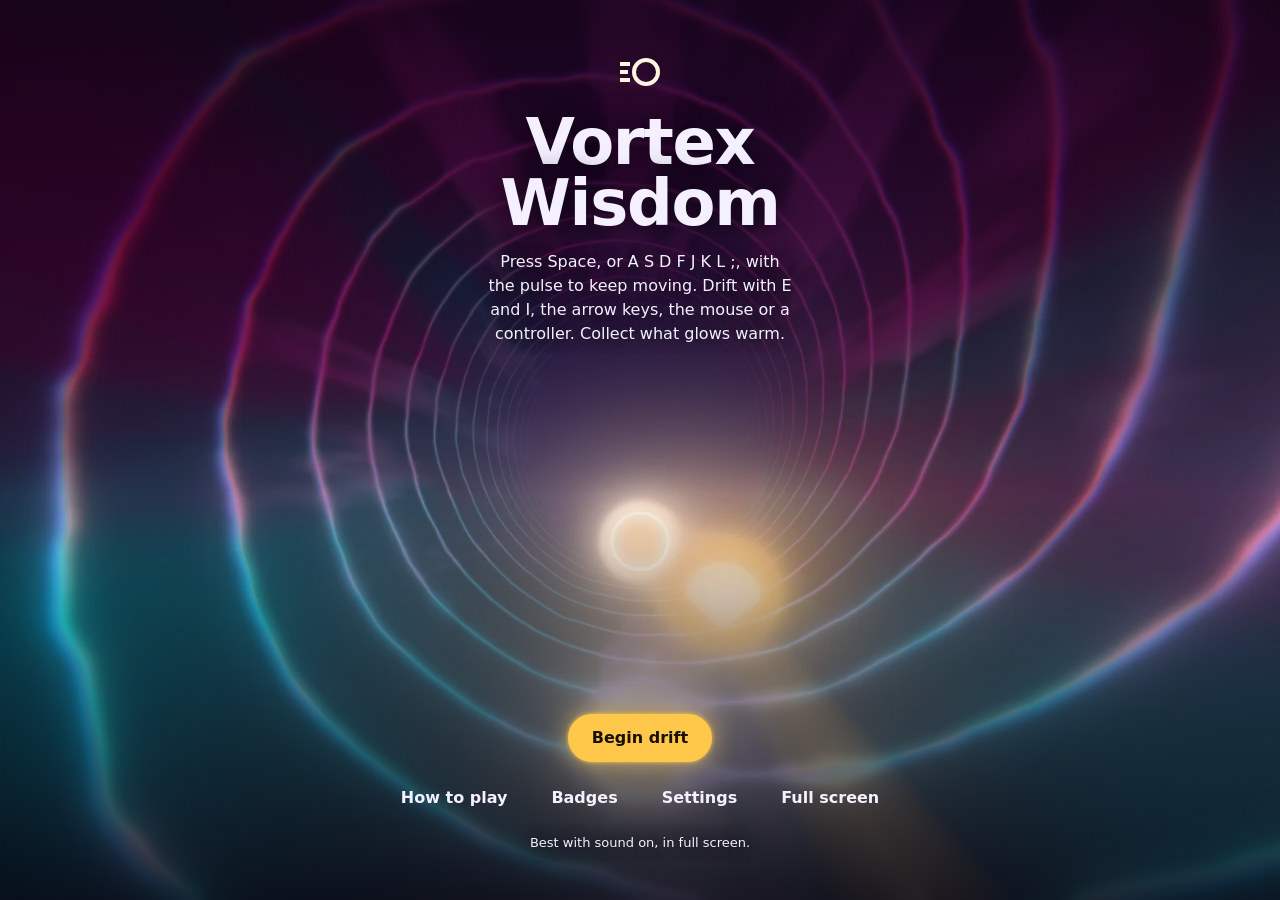
<file: vortex-wisdom/index.html>
<!doctype html>
<html lang="en" data-theme="void">
  <head>
    <meta charset="utf-8" />
    <meta name="viewport" content="width=device-width, initial-scale=1, viewport-fit=cover, user-scalable=no" />
    <meta name="theme-color" content="#07040f" />
    <meta name="apple-mobile-web-app-capable" content="yes" />
    <meta name="mobile-web-app-capable" content="yes" />
    <meta name="apple-mobile-web-app-status-bar-style" content="black-translucent" />
    <meta name="description" content="Tap with the pulse to keep moving. Tilt gently to drift through the vortex." />
    <link rel="manifest" href="./manifest.webmanifest" />
    <link rel="icon" type="image/png" sizes="192x192" href="./icon-192.png" />
    <link rel="apple-touch-icon" href="./apple-touch-icon.png" />
    <!-- Link previews: the cover art with the title. Absolute, as preview crawlers require. -->
    <meta property="og:type" content="website" />
    <meta property="og:site_name" content="Lucid Lux" />
    <meta property="og:title" content="Vortex Wisdom" />
    <meta property="og:description" content="Tap with the pulse to keep moving. Tilt gently to drift through the vortex." />
    <meta property="og:url" content="https://lucidlux.fyi/vortex-wisdom/" />
    <meta property="og:image" content="https://lucidlux.fyi/vortex-wisdom/share.jpg" />
    <meta property="og:image:width" content="1200" />
    <meta property="og:image:height" content="630" />
    <meta property="og:image:alt" content="A glowing magenta and teal vortex tunnel with warm lights leading into it, under the title Vortex Wisdom" />
    <meta name="twitter:card" content="summary_large_image" />
    <title>Vortex Wisdom</title>
    <link rel="canonical" href="https://lucidlux.fyi/vortex-wisdom/" />
    <!-- Lucid Lux key: OFF while Vortex Wisdom is in a game contest; every depth is free.
         To turn it on after the contest, restore the line below (the bundle already checks window.LLGate at depth 4):
         <script>window.LLGate = window.LL && LL.gate ? LL.gate({ what: 'depths beyond 3', back: 'End this drift' }) : null;</script> -->
    <script src="../shop.js"></script>
    <script>window.LLGate = null;</script>
    <script type="module" crossorigin src="./assets/index-Dj6ZRcY1.js"></script>
    <link rel="stylesheet" crossorigin href="./assets/index-MIJVz5r5.css">
  </head>
  <body>
    <div id="stage"></div>
    <div id="ui"></div>
  </body>
</html>
</file>
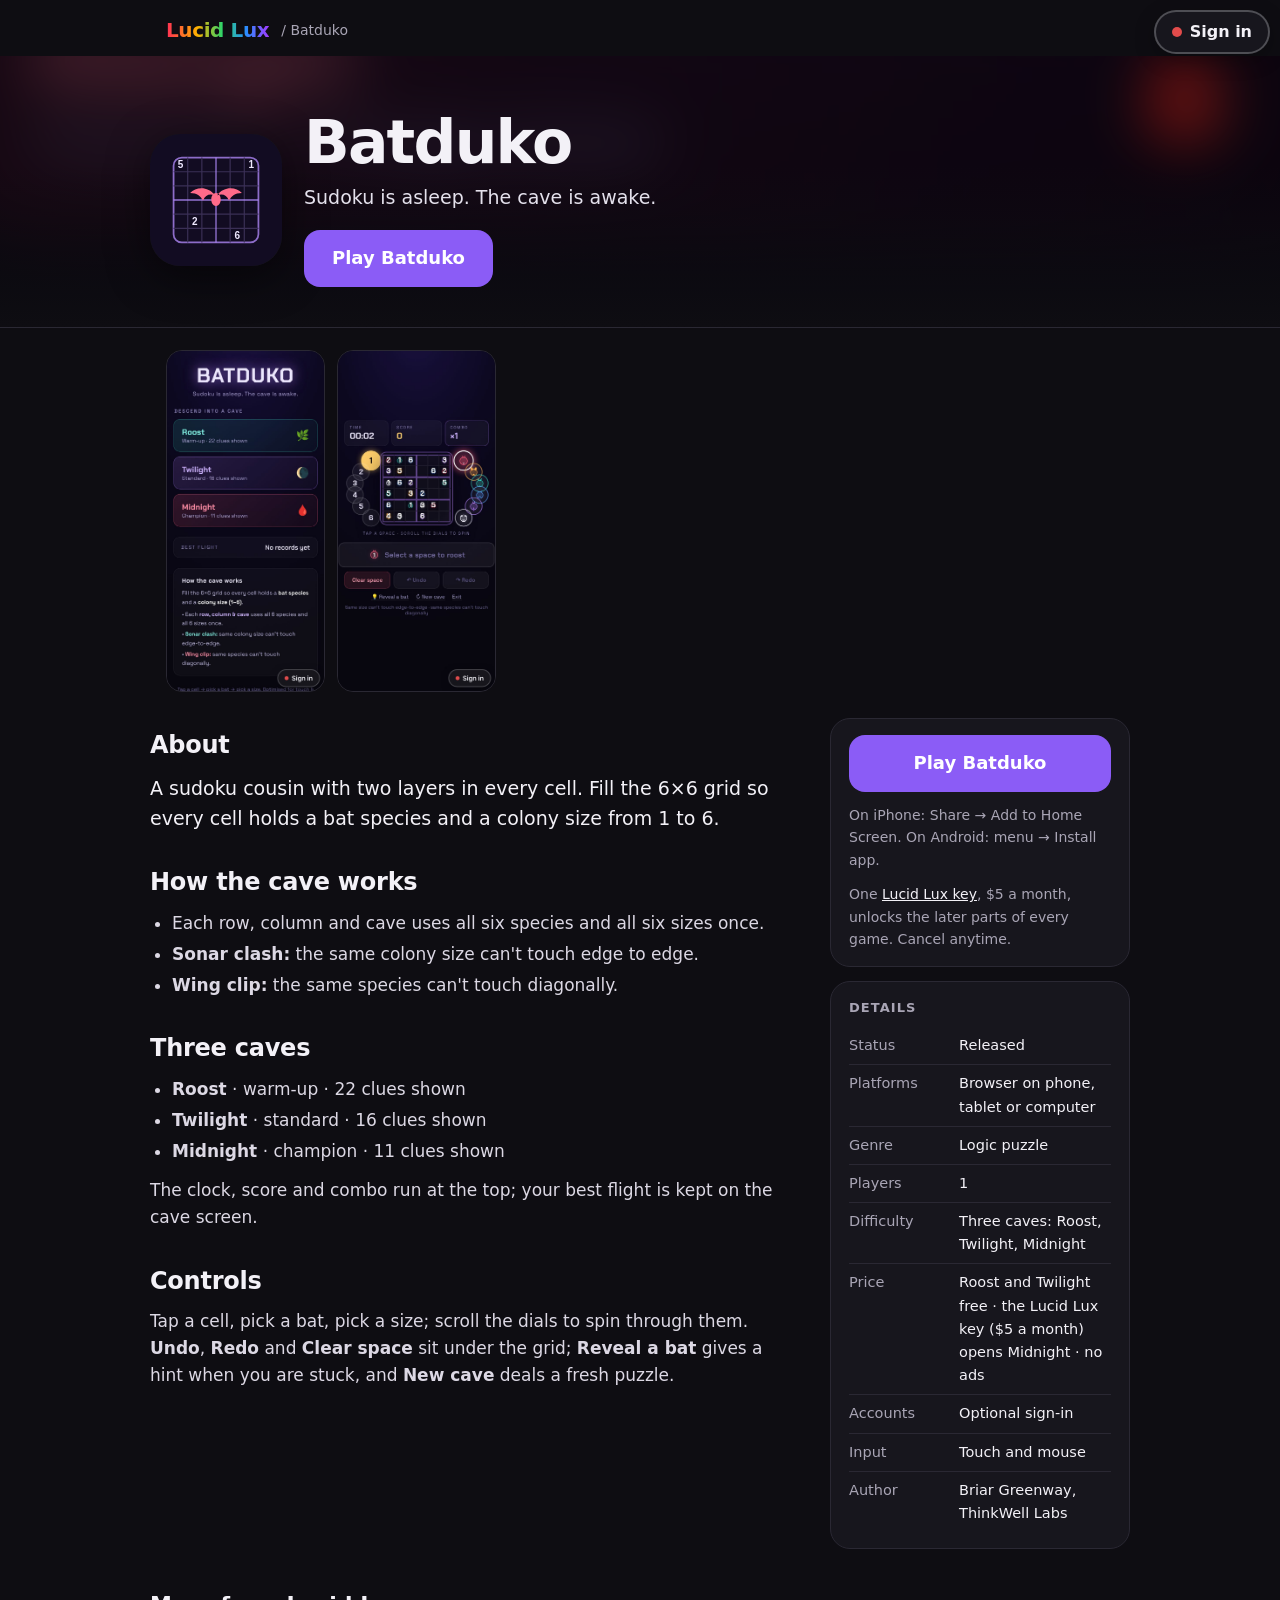
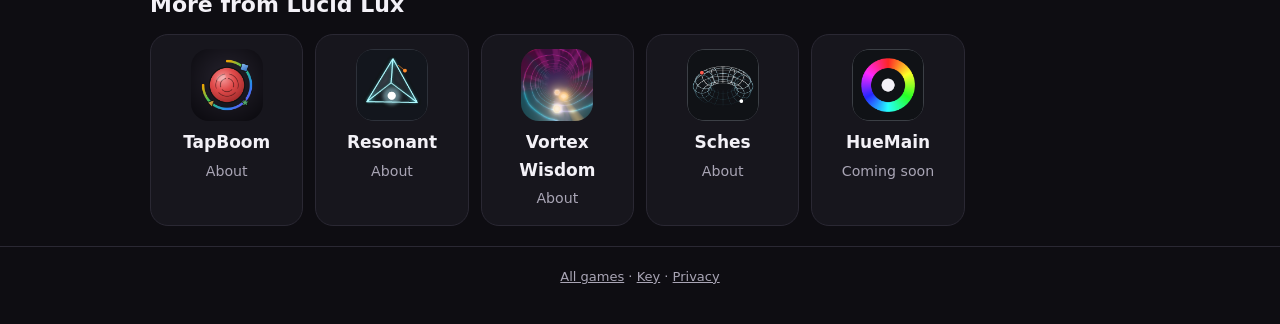
<file: info/batduko/index.html>
<!doctype html>
<html lang="en">
<head>
<meta charset="utf-8">
<meta name="viewport" content="width=device-width, initial-scale=1, viewport-fit=cover">
<title>Batduko · Lucid Lux</title>
<meta name="description" content="Fill a 6×6 grid with bat species and colony sizes. Three caves, from warm-up to champion.">
<meta name="theme-color" content="#0E0D12">
<link rel="canonical" href="https://lucidlux.fyi/info/batduko/">
<link rel="icon" type="image/png" sizes="32x32" href="../../favicon-32.png">
<meta property="og:type" content="website">
<meta property="og:site_name" content="Lucid Lux">
<meta property="og:title" content="Batduko">
<meta property="og:description" content="Fill a 6×6 grid with bat species and colony sizes. Three caves, from warm-up to champion.">
<meta property="og:url" content="https://lucidlux.fyi/info/batduko/">
<meta property="og:image" content="https://lucidlux.fyi/info/img/batduko-1.jpg">
<meta name="twitter:card" content="summary_large_image">
<link rel="stylesheet" href="../info.css">
<style>:root { --tint: #8B5CF6; }</style>
<script type="application/ld+json">{"@context": "https://schema.org", "@type": "VideoGame", "name": "Batduko", "url": "https://lucidlux.fyi/info/batduko/", "description": "Fill a 6\u00d76 grid with bat species and colony sizes. Three caves, from warm-up to champion.", "author": {"@type": "Person", "name": "Briar Greenway"}, "publisher": {"@type": "Organization", "name": "Lucid Lux"}, "gamePlatform": "Web browser", "offers": {"@type": "Offer", "price": "0", "priceCurrency": "USD"}}</script>
</head>
<body>
<header class="bar"><div class="wrap"><a class="home" href="../../">Lucid Lux</a><span class="crumb">/ Batduko</span></div></header>

<section class="hero">
  <div class="hero-bg" style="background-image:url('../img/batduko-1.jpg')"></div>
  <div class="wrap hero-in">
    <img class="icon" src="../../batduko-icon.svg" alt="Batduko icon: a bat over a six-by-six puzzle grid">
    <div>
      <h1>Batduko</h1>
      <p class="tagline">Sudoku is asleep. The cave is awake.</p>
      <div class="actions"><a class="play" href="../../batduko/">Play Batduko</a></div>
    </div>
  </div>
</section>

<div class="wrap"><div class="gallery" aria-label="Screenshots">
<button type="button" data-full="../img/batduko-1.jpg" aria-label="Enlarge screenshot 1 of 2"><img src="../img/batduko-1.jpg" alt="Batduko screenshot 1" loading="lazy"></button>
<button type="button" data-full="../img/batduko-2.jpg" aria-label="Enlarge screenshot 2 of 2"><img src="../img/batduko-2.jpg" alt="Batduko screenshot 2" loading="lazy"></button>
</div></div>

<main class="wrap cols">
  <article class="desc">
<h2>About</h2>
<p class="lead">A sudoku cousin with two layers in every cell. Fill the 6×6 grid so every cell holds a bat species and a colony size from 1 to 6.</p>

<h2>How the cave works</h2>
<ul>
<li>Each row, column and cave uses all six species and all six sizes once.</li>
<li><b>Sonar clash:</b> the same colony size can't touch edge to edge.</li>
<li><b>Wing clip:</b> the same species can't touch diagonally.</li>
</ul>

<h2>Three caves</h2>
<ul>
<li><b>Roost</b> · warm-up · 22 clues shown</li>
<li><b>Twilight</b> · standard · 16 clues shown</li>
<li><b>Midnight</b> · champion · 11 clues shown</li>
</ul>
<p>The clock, score and combo run at the top; your best flight is kept on the cave screen.</p>

<h2>Controls</h2>
<p>Tap a cell, pick a bat, pick a size; scroll the dials to spin through them. <b>Undo</b>, <b>Redo</b> and <b>Clear space</b> sit under the grid; <b>Reveal a bat</b> gives a hint when you are stuck, and <b>New cave</b> deals a fresh puzzle.</p>
  </article>
  <aside class="side">
    <div class="card">
      <a class="play" href="../../batduko/">Play Batduko</a>
      <p class="note">On iPhone: Share → Add to Home Screen. On Android: menu → Install app.</p><p class="note">One <a href="../../key/">Lucid Lux key</a>, $5 a month, unlocks the later parts of every game. Cancel anytime.</p>
    </div>
    <div class="card">
      <h2>Details</h2>
      <table class="info">
<tr><th scope="row">Status</th><td>Released</td></tr>
<tr><th scope="row">Platforms</th><td>Browser on phone, tablet or computer</td></tr>
<tr><th scope="row">Genre</th><td>Logic puzzle</td></tr>
<tr><th scope="row">Players</th><td>1</td></tr>
<tr><th scope="row">Difficulty</th><td>Three caves: Roost, Twilight, Midnight</td></tr>
<tr><th scope="row">Price</th><td>Roost and Twilight free · the Lucid Lux key ($5 a month) opens Midnight · no ads</td></tr>
<tr><th scope="row">Accounts</th><td>Optional sign-in</td></tr>
<tr><th scope="row">Input</th><td>Touch and mouse</td></tr>
<tr><th scope="row">Author</th><td>Briar Greenway, ThinkWell Labs</td></tr>
      </table>
    </div>
  </aside>
</main>

<section class="wrap more">
  <h2>More from Lucid Lux</h2>
  <div class="more-grid">
<a href="../tapboom/"><img src="../../tapboom-icon.png" alt="" loading="lazy"><span>TapBoom</span><small>About</small></a>
<a href="../resonant/"><img src="../../resonant-icon.png" alt="" loading="lazy"><span>Resonant</span><small>About</small></a>
<a href="../vortex-wisdom/"><img src="../../vortex-wisdom/icon-512.png" alt="" loading="lazy"><span>Vortex Wisdom</span><small>About</small></a>
<a href="../sches/"><img src="../../sches-icon.png" alt="" loading="lazy"><span>Sches</span><small>About</small></a>
<a href="../huemain/"><img src="../../huemain-icon.png" alt="" loading="lazy"><span>HueMain</span><small>Coming soon</small></a>
  </div>
</section>

<footer><div class="wrap"><a href="../../">All games</a> · <a href="../../key/">Key</a> · <a href="../../privacy.html">Privacy</a></div></footer>

<dialog class="lb" id="lb"><button type="button" aria-label="Close">✕</button><img alt=""></dialog>
<script>
(function () {
  var lb = document.getElementById('lb'); if (!lb || !lb.showModal) return;
  var im = lb.querySelector('img');
  document.querySelectorAll('.gallery button').forEach(function (b) {
    b.addEventListener('click', function () { im.src = b.dataset.full; im.alt = b.querySelector('img').alt; lb.showModal(); });
  });
  lb.addEventListener('click', function () { lb.close(); });
})();
</script>
<script src="../../account/lucidlux-account.js"></script>
<script>LucidLuxAccount.attach({ game: null, button: { dark: true, position: 'top-right' } });</script>
</body>
</html>
</file>
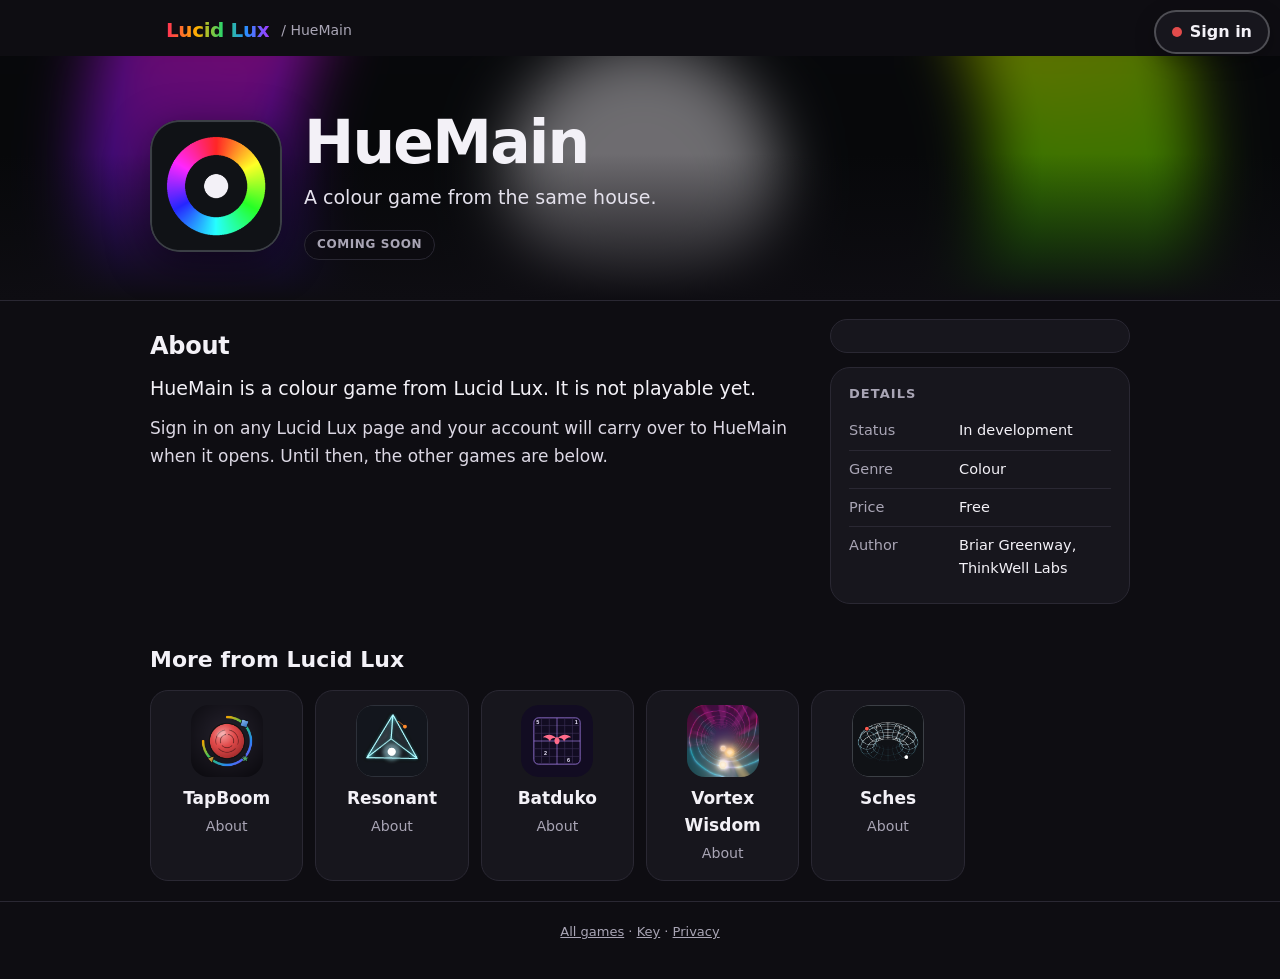
<file: info/huemain/index.html>
<!doctype html>
<html lang="en">
<head>
<meta charset="utf-8">
<meta name="viewport" content="width=device-width, initial-scale=1, viewport-fit=cover">
<title>HueMain · Lucid Lux</title>
<meta name="description" content="A colour game from Lucid Lux. Coming soon.">
<meta name="theme-color" content="#0E0D12">
<link rel="canonical" href="https://lucidlux.fyi/info/huemain/">
<link rel="icon" type="image/png" sizes="32x32" href="../../favicon-32.png">
<meta property="og:type" content="website">
<meta property="og:site_name" content="Lucid Lux">
<meta property="og:title" content="HueMain">
<meta property="og:description" content="A colour game from Lucid Lux. Coming soon.">
<meta property="og:url" content="https://lucidlux.fyi/info/huemain/">
<meta property="og:image" content="https://lucidlux.fyi/huemain-icon.png">
<meta name="twitter:card" content="summary_large_image">
<link rel="stylesheet" href="../info.css">
<style>:root { --tint: #C9A227; }</style>
<script type="application/ld+json">{"@context": "https://schema.org", "@type": "VideoGame", "name": "HueMain", "url": "https://lucidlux.fyi/info/huemain/", "description": "A colour game from Lucid Lux. Coming soon.", "author": {"@type": "Person", "name": "Briar Greenway"}, "publisher": {"@type": "Organization", "name": "Lucid Lux"}, "gamePlatform": "Web browser", "offers": {"@type": "Offer", "price": "0", "priceCurrency": "USD"}}</script>
</head>
<body>
<header class="bar"><div class="wrap"><a class="home" href="../../">Lucid Lux</a><span class="crumb">/ HueMain</span></div></header>

<section class="hero">
  <div class="hero-bg" style="background-image:url('../../huemain-icon.png')"></div>
  <div class="wrap hero-in">
    <img class="icon" src="../../huemain-icon.png" alt="HueMain icon: a ring of every hue around a white centre">
    <div>
      <h1>HueMain</h1>
      <p class="tagline">A colour game from the same house.</p>
      <div class="actions"><span class="pill">Coming soon</span></div>
    </div>
  </div>
</section>



<main class="wrap cols">
  <article class="desc">
<h2>About</h2>
<p class="lead">HueMain is a colour game from Lucid Lux. It is not playable yet.</p>
<p>Sign in on any Lucid Lux page and your account will carry over to HueMain when it opens. Until then, the other games are below.</p>
  </article>
  <aside class="side">
    <div class="card">
      
      
    </div>
    <div class="card">
      <h2>Details</h2>
      <table class="info">
<tr><th scope="row">Status</th><td>In development</td></tr>
<tr><th scope="row">Genre</th><td>Colour</td></tr>
<tr><th scope="row">Price</th><td>Free</td></tr>
<tr><th scope="row">Author</th><td>Briar Greenway, ThinkWell Labs</td></tr>
      </table>
    </div>
  </aside>
</main>

<section class="wrap more">
  <h2>More from Lucid Lux</h2>
  <div class="more-grid">
<a href="../tapboom/"><img src="../../tapboom-icon.png" alt="" loading="lazy"><span>TapBoom</span><small>About</small></a>
<a href="../resonant/"><img src="../../resonant-icon.png" alt="" loading="lazy"><span>Resonant</span><small>About</small></a>
<a href="../batduko/"><img src="../../batduko-icon.svg" alt="" loading="lazy"><span>Batduko</span><small>About</small></a>
<a href="../vortex-wisdom/"><img src="../../vortex-wisdom/icon-512.png" alt="" loading="lazy"><span>Vortex Wisdom</span><small>About</small></a>
<a href="../sches/"><img src="../../sches-icon.png" alt="" loading="lazy"><span>Sches</span><small>About</small></a>
  </div>
</section>

<footer><div class="wrap"><a href="../../">All games</a> · <a href="../../key/">Key</a> · <a href="../../privacy.html">Privacy</a></div></footer>

<dialog class="lb" id="lb"><button type="button" aria-label="Close">✕</button><img alt=""></dialog>
<script>
(function () {
  var lb = document.getElementById('lb'); if (!lb || !lb.showModal) return;
  var im = lb.querySelector('img');
  document.querySelectorAll('.gallery button').forEach(function (b) {
    b.addEventListener('click', function () { im.src = b.dataset.full; im.alt = b.querySelector('img').alt; lb.showModal(); });
  });
  lb.addEventListener('click', function () { lb.close(); });
})();
</script>
<script src="../../account/lucidlux-account.js"></script>
<script>LucidLuxAccount.attach({ game: null, button: { dark: true, position: 'top-right' } });</script>
</body>
</html>
</file>
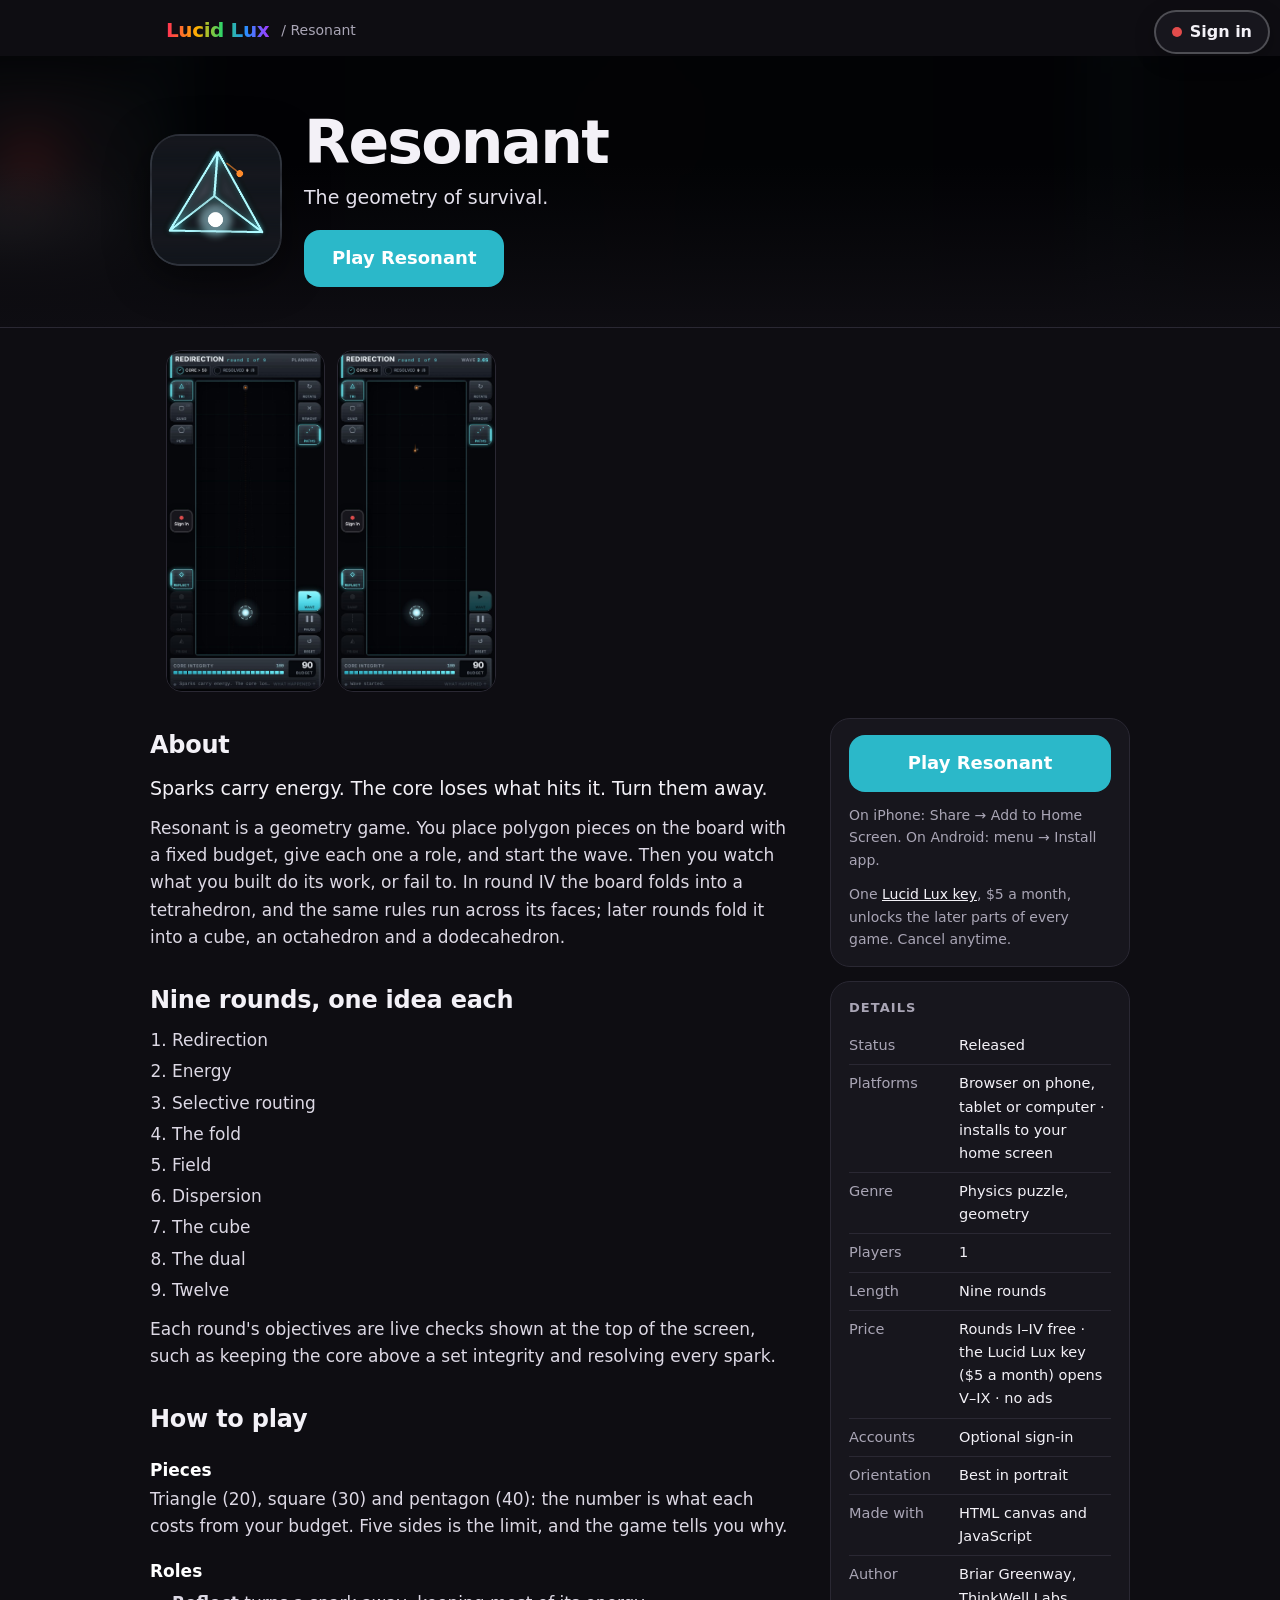
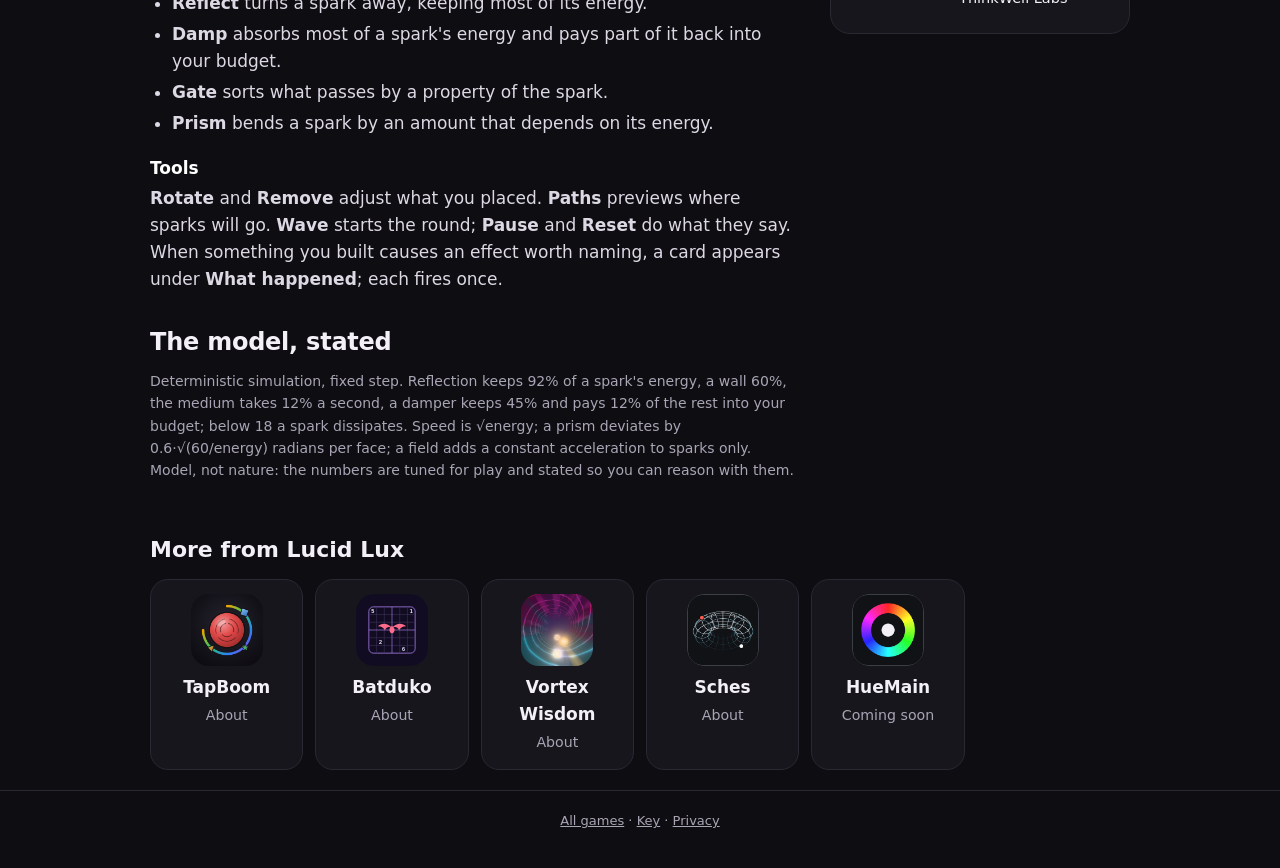
<file: info/resonant/index.html>
<!doctype html>
<html lang="en">
<head>
<meta charset="utf-8">
<meta name="viewport" content="width=device-width, initial-scale=1, viewport-fit=cover">
<title>Resonant · Lucid Lux</title>
<meta name="description" content="Route sparks away from a living core with reflectors, dampers, gates and prisms, then play the same rules across folded solids.">
<meta name="theme-color" content="#0E0D12">
<link rel="canonical" href="https://lucidlux.fyi/info/resonant/">
<link rel="icon" type="image/png" sizes="32x32" href="../../favicon-32.png">
<meta property="og:type" content="website">
<meta property="og:site_name" content="Lucid Lux">
<meta property="og:title" content="Resonant">
<meta property="og:description" content="Route sparks away from a living core with reflectors, dampers, gates and prisms, then play the same rules across folded solids.">
<meta property="og:url" content="https://lucidlux.fyi/info/resonant/">
<meta property="og:image" content="https://lucidlux.fyi/info/img/resonant-1.jpg">
<meta name="twitter:card" content="summary_large_image">
<link rel="stylesheet" href="../info.css">
<style>:root { --tint: #2BB8C9; }</style>
<script type="application/ld+json">{"@context": "https://schema.org", "@type": "VideoGame", "name": "Resonant", "url": "https://lucidlux.fyi/info/resonant/", "description": "Route sparks away from a living core with reflectors, dampers, gates and prisms, then play the same rules across folded solids.", "author": {"@type": "Person", "name": "Briar Greenway"}, "publisher": {"@type": "Organization", "name": "Lucid Lux"}, "gamePlatform": "Web browser", "offers": {"@type": "Offer", "price": "0", "priceCurrency": "USD"}}</script>
</head>
<body>
<header class="bar"><div class="wrap"><a class="home" href="../../">Lucid Lux</a><span class="crumb">/ Resonant</span></div></header>

<section class="hero">
  <div class="hero-bg" style="background-image:url('../img/resonant-1.jpg')"></div>
  <div class="wrap hero-in">
    <img class="icon" src="../../resonant-icon.png" alt="Resonant icon: a lit tetrahedron with a bright core on one face">
    <div>
      <h1>Resonant</h1>
      <p class="tagline">The geometry of survival.</p>
      <div class="actions"><a class="play" href="../../resonant/">Play Resonant</a></div>
    </div>
  </div>
</section>

<div class="wrap"><div class="gallery" aria-label="Screenshots">
<button type="button" data-full="../img/resonant-1.jpg" aria-label="Enlarge screenshot 1 of 2"><img src="../img/resonant-1.jpg" alt="Resonant screenshot 1" loading="lazy"></button>
<button type="button" data-full="../img/resonant-2.jpg" aria-label="Enlarge screenshot 2 of 2"><img src="../img/resonant-2.jpg" alt="Resonant screenshot 2" loading="lazy"></button>
</div></div>

<main class="wrap cols">
  <article class="desc">
<h2>About</h2>
<p class="lead">Sparks carry energy. The core loses what hits it. Turn them away.</p>
<p>Resonant is a geometry game. You place polygon pieces on the board with a fixed budget, give each one a role, and start the wave. Then you watch what you built do its work, or fail to. In round IV the board folds into a tetrahedron, and the same rules run across its faces; later rounds fold it into a cube, an octahedron and a dodecahedron.</p>

<h2>Nine rounds, one idea each</h2>
<ol>
<li>Redirection</li><li>Energy</li><li>Selective routing</li><li>The fold</li><li>Field</li><li>Dispersion</li><li>The cube</li><li>The dual</li><li>Twelve</li>
</ol>
<p>Each round's objectives are live checks shown at the top of the screen, such as keeping the core above a set integrity and resolving every spark.</p>

<h2>How to play</h2>
<h3>Pieces</h3>
<p>Triangle (20), square (30) and pentagon (40): the number is what each costs from your budget. Five sides is the limit, and the game tells you why.</p>
<h3>Roles</h3>
<ul>
<li><b>Reflect</b> turns a spark away, keeping most of its energy.</li>
<li><b>Damp</b> absorbs most of a spark's energy and pays part of it back into your budget.</li>
<li><b>Gate</b> sorts what passes by a property of the spark.</li>
<li><b>Prism</b> bends a spark by an amount that depends on its energy.</li>
</ul>
<h3>Tools</h3>
<p><b>Rotate</b> and <b>Remove</b> adjust what you placed. <b>Paths</b> previews where sparks will go. <b>Wave</b> starts the round; <b>Pause</b> and <b>Reset</b> do what they say. When something you built causes an effect worth naming, a card appears under <b>What happened</b>; each fires once.</p>

<h2>The model, stated</h2>
<p class="fine">Deterministic simulation, fixed step. Reflection keeps 92% of a spark's energy, a wall 60%, the medium takes 12% a second, a damper keeps 45% and pays 12% of the rest into your budget; below 18 a spark dissipates. Speed is √energy; a prism deviates by 0.6·√(60/energy) radians per face; a field adds a constant acceleration to sparks only. Model, not nature: the numbers are tuned for play and stated so you can reason with them.</p>
  </article>
  <aside class="side">
    <div class="card">
      <a class="play" href="../../resonant/">Play Resonant</a>
      <p class="note">On iPhone: Share → Add to Home Screen. On Android: menu → Install app.</p><p class="note">One <a href="../../key/">Lucid Lux key</a>, $5 a month, unlocks the later parts of every game. Cancel anytime.</p>
    </div>
    <div class="card">
      <h2>Details</h2>
      <table class="info">
<tr><th scope="row">Status</th><td>Released</td></tr>
<tr><th scope="row">Platforms</th><td>Browser on phone, tablet or computer · installs to your home screen</td></tr>
<tr><th scope="row">Genre</th><td>Physics puzzle, geometry</td></tr>
<tr><th scope="row">Players</th><td>1</td></tr>
<tr><th scope="row">Length</th><td>Nine rounds</td></tr>
<tr><th scope="row">Price</th><td>Rounds I–IV free · the Lucid Lux key ($5 a month) opens V–IX · no ads</td></tr>
<tr><th scope="row">Accounts</th><td>Optional sign-in</td></tr>
<tr><th scope="row">Orientation</th><td>Best in portrait</td></tr>
<tr><th scope="row">Made with</th><td>HTML canvas and JavaScript</td></tr>
<tr><th scope="row">Author</th><td>Briar Greenway, ThinkWell Labs</td></tr>
      </table>
    </div>
  </aside>
</main>

<section class="wrap more">
  <h2>More from Lucid Lux</h2>
  <div class="more-grid">
<a href="../tapboom/"><img src="../../tapboom-icon.png" alt="" loading="lazy"><span>TapBoom</span><small>About</small></a>
<a href="../batduko/"><img src="../../batduko-icon.svg" alt="" loading="lazy"><span>Batduko</span><small>About</small></a>
<a href="../vortex-wisdom/"><img src="../../vortex-wisdom/icon-512.png" alt="" loading="lazy"><span>Vortex Wisdom</span><small>About</small></a>
<a href="../sches/"><img src="../../sches-icon.png" alt="" loading="lazy"><span>Sches</span><small>About</small></a>
<a href="../huemain/"><img src="../../huemain-icon.png" alt="" loading="lazy"><span>HueMain</span><small>Coming soon</small></a>
  </div>
</section>

<footer><div class="wrap"><a href="../../">All games</a> · <a href="../../key/">Key</a> · <a href="../../privacy.html">Privacy</a></div></footer>

<dialog class="lb" id="lb"><button type="button" aria-label="Close">✕</button><img alt=""></dialog>
<script>
(function () {
  var lb = document.getElementById('lb'); if (!lb || !lb.showModal) return;
  var im = lb.querySelector('img');
  document.querySelectorAll('.gallery button').forEach(function (b) {
    b.addEventListener('click', function () { im.src = b.dataset.full; im.alt = b.querySelector('img').alt; lb.showModal(); });
  });
  lb.addEventListener('click', function () { lb.close(); });
})();
</script>
<script src="../../account/lucidlux-account.js"></script>
<script>LucidLuxAccount.attach({ game: null, button: { dark: true, position: 'top-right' } });</script>
</body>
</html>
</file>
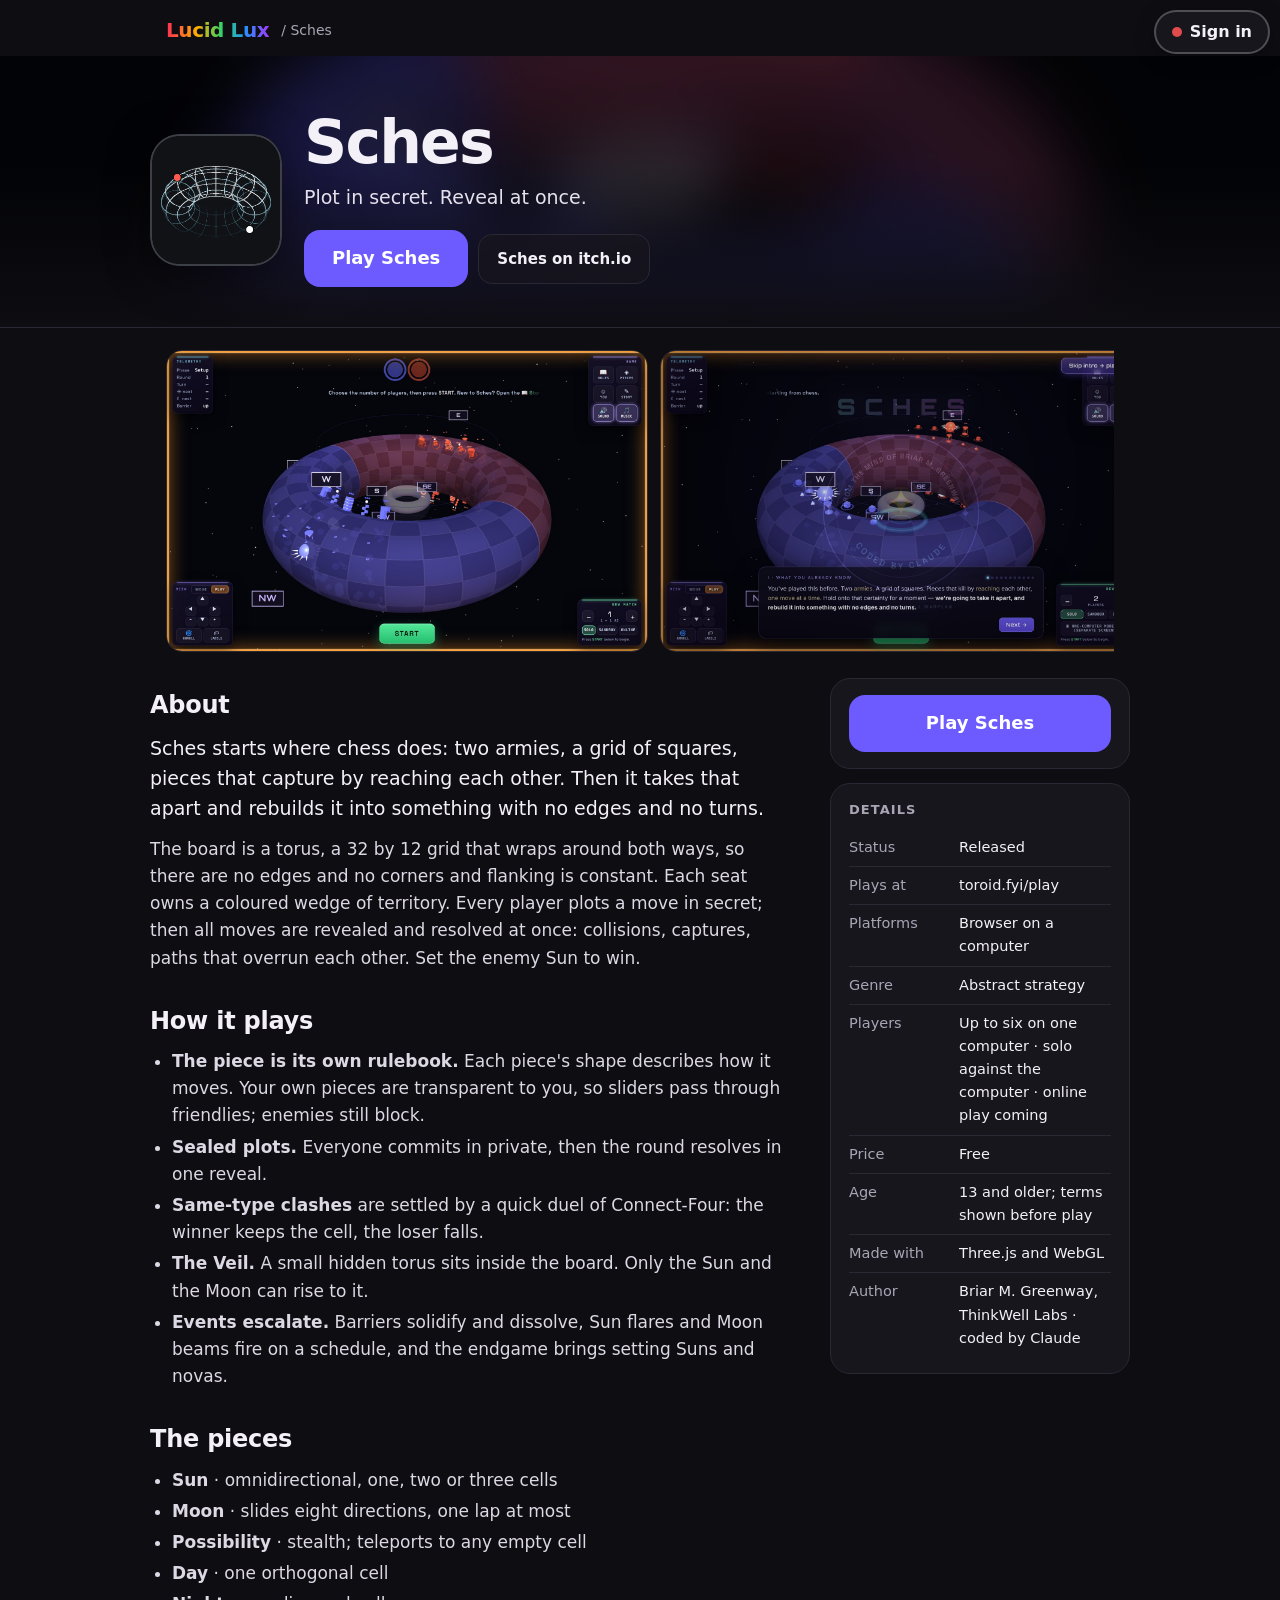
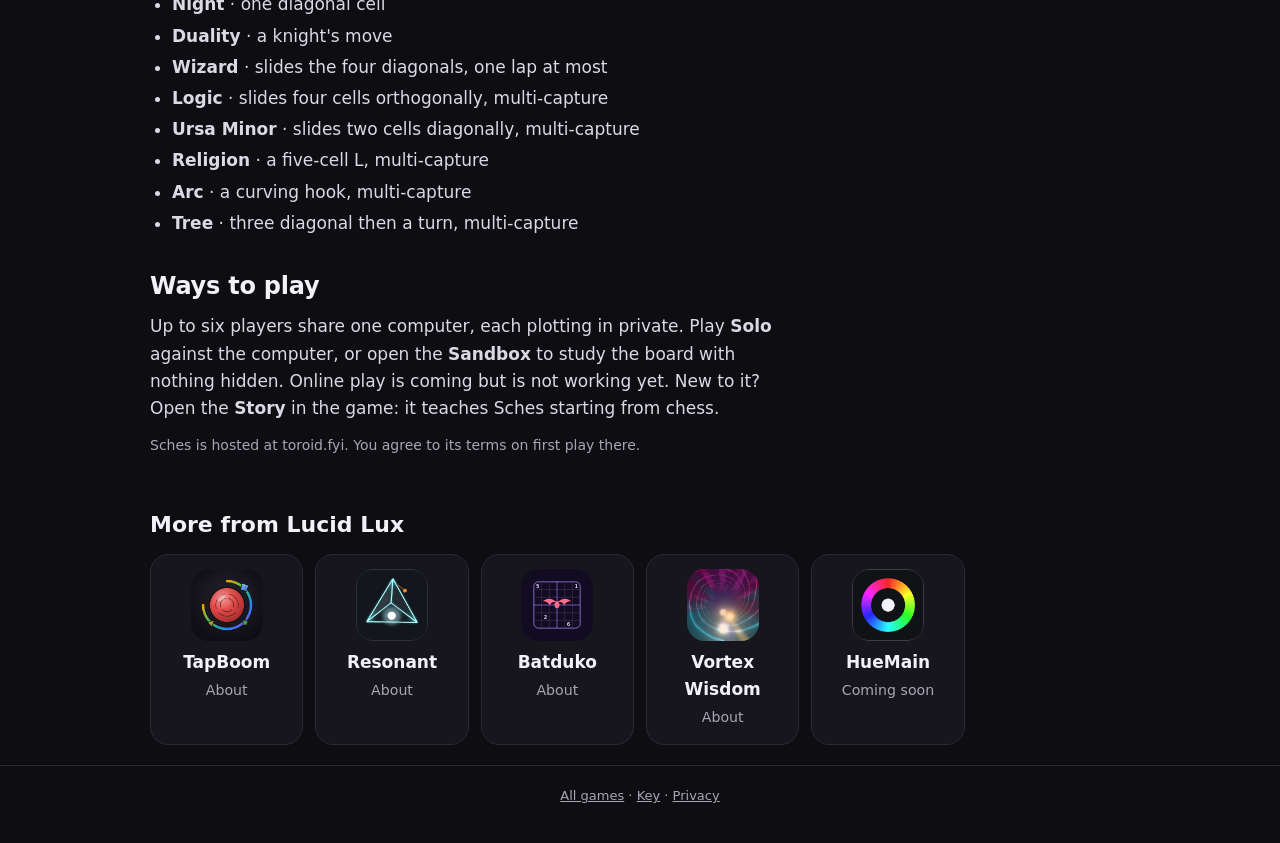
<file: info/sches/index.html>
<!doctype html>
<html lang="en">
<head>
<meta charset="utf-8">
<meta name="viewport" content="width=device-width, initial-scale=1, viewport-fit=cover">
<title>Sches · Lucid Lux</title>
<meta name="description" content="Abstract strategy on a torus: the board has no edges, so every line wraps round and meets itself.">
<meta name="theme-color" content="#0E0D12">
<link rel="canonical" href="https://lucidlux.fyi/info/sches/">
<link rel="icon" type="image/png" sizes="32x32" href="../../favicon-32.png">
<meta property="og:type" content="website">
<meta property="og:site_name" content="Lucid Lux">
<meta property="og:title" content="Sches">
<meta property="og:description" content="Abstract strategy on a torus: the board has no edges, so every line wraps round and meets itself.">
<meta property="og:url" content="https://lucidlux.fyi/info/sches/">
<meta property="og:image" content="https://lucidlux.fyi/info/img/sches-1.jpg">
<meta name="twitter:card" content="summary_large_image">
<link rel="stylesheet" href="../info.css">
<style>:root { --tint: #6D5BFF; }</style>
<script type="application/ld+json">{"@context": "https://schema.org", "@type": "VideoGame", "name": "Sches", "url": "https://lucidlux.fyi/info/sches/", "description": "Abstract strategy on a torus: the board has no edges, so every line wraps round and meets itself.", "author": {"@type": "Person", "name": "Briar Greenway"}, "publisher": {"@type": "Organization", "name": "Lucid Lux"}, "gamePlatform": "Web browser", "offers": {"@type": "Offer", "price": "0", "priceCurrency": "USD"}}</script>
</head>
<body>
<header class="bar"><div class="wrap"><a class="home" href="../../">Lucid Lux</a><span class="crumb">/ Sches</span></div></header>

<section class="hero">
  <div class="hero-bg" style="background-image:url('../img/sches-1.jpg')"></div>
  <div class="wrap hero-in">
    <img class="icon" src="../../sches-icon.png" alt="Sches icon: a wireframe torus with two pieces on it">
    <div>
      <h1>Sches</h1>
      <p class="tagline">Plot in secret. Reveal at once.</p>
      <div class="actions"><a class="play" href="https://toroid.fyi/play/" rel="noopener">Play Sches</a> <a class="ghost" href="https://axisoffun.itch.io/sches" rel="noopener">Sches on itch.io</a></div>
    </div>
  </div>
</section>

<div class="wrap"><div class="gallery wide" aria-label="Screenshots">
<button type="button" data-full="../img/sches-1.jpg" aria-label="Enlarge screenshot 1 of 2"><img src="../img/sches-1.jpg" alt="Sches screenshot 1" loading="lazy"></button>
<button type="button" data-full="../img/sches-2.jpg" aria-label="Enlarge screenshot 2 of 2"><img src="../img/sches-2.jpg" alt="Sches screenshot 2" loading="lazy"></button>
</div></div>

<main class="wrap cols">
  <article class="desc">
<h2>About</h2>
<p class="lead">Sches starts where chess does: two armies, a grid of squares, pieces that capture by reaching each other. Then it takes that apart and rebuilds it into something with no edges and no turns.</p>
<p>The board is a torus, a 32 by 12 grid that wraps around both ways, so there are no edges and no corners and flanking is constant. Each seat owns a coloured wedge of territory. Every player plots a move in secret; then all moves are revealed and resolved at once: collisions, captures, paths that overrun each other. Set the enemy Sun to win.</p>

<h2>How it plays</h2>
<ul>
<li><b>The piece is its own rulebook.</b> Each piece's shape describes how it moves. Your own pieces are transparent to you, so sliders pass through friendlies; enemies still block.</li>
<li><b>Sealed plots.</b> Everyone commits in private, then the round resolves in one reveal.</li>
<li><b>Same-type clashes</b> are settled by a quick duel of Connect-Four: the winner keeps the cell, the loser falls.</li>
<li><b>The Veil.</b> A small hidden torus sits inside the board. Only the Sun and the Moon can rise to it.</li>
<li><b>Events escalate.</b> Barriers solidify and dissolve, Sun flares and Moon beams fire on a schedule, and the endgame brings setting Suns and novas.</li>
</ul>

<h2>The pieces</h2>
<ul>
<li><b>Sun</b> · omnidirectional, one, two or three cells</li>
<li><b>Moon</b> · slides eight directions, one lap at most</li>
<li><b>Possibility</b> · stealth; teleports to any empty cell</li>
<li><b>Day</b> · one orthogonal cell</li>
<li><b>Night</b> · one diagonal cell</li>
<li><b>Duality</b> · a knight's move</li>
<li><b>Wizard</b> · slides the four diagonals, one lap at most</li>
<li><b>Logic</b> · slides four cells orthogonally, multi-capture</li>
<li><b>Ursa Minor</b> · slides two cells diagonally, multi-capture</li>
<li><b>Religion</b> · a five-cell L, multi-capture</li>
<li><b>Arc</b> · a curving hook, multi-capture</li>
<li><b>Tree</b> · three diagonal then a turn, multi-capture</li>
</ul>

<h2>Ways to play</h2>
<p>Up to six players share one computer, each plotting in private. Play <b>Solo</b> against the computer, or open the <b>Sandbox</b> to study the board with nothing hidden. Online play is coming but is not working yet. New to it? Open the <b>Story</b> in the game: it teaches Sches starting from chess.</p>
<p class="fine">Sches is hosted at toroid.fyi. You agree to its terms on first play there.</p>
  </article>
  <aside class="side">
    <div class="card">
      <a class="play" href="https://toroid.fyi/play/" rel="noopener">Play Sches</a>
      
    </div>
    <div class="card">
      <h2>Details</h2>
      <table class="info">
<tr><th scope="row">Status</th><td>Released</td></tr>
<tr><th scope="row">Plays at</th><td>toroid.fyi/play</td></tr>
<tr><th scope="row">Platforms</th><td>Browser on a computer</td></tr>
<tr><th scope="row">Genre</th><td>Abstract strategy</td></tr>
<tr><th scope="row">Players</th><td>Up to six on one computer · solo against the computer · online play coming</td></tr>
<tr><th scope="row">Price</th><td>Free</td></tr>
<tr><th scope="row">Age</th><td>13 and older; terms shown before play</td></tr>
<tr><th scope="row">Made with</th><td>Three.js and WebGL</td></tr>
<tr><th scope="row">Author</th><td>Briar M. Greenway, ThinkWell Labs · coded by Claude</td></tr>
      </table>
    </div>
  </aside>
</main>

<section class="wrap more">
  <h2>More from Lucid Lux</h2>
  <div class="more-grid">
<a href="../tapboom/"><img src="../../tapboom-icon.png" alt="" loading="lazy"><span>TapBoom</span><small>About</small></a>
<a href="../resonant/"><img src="../../resonant-icon.png" alt="" loading="lazy"><span>Resonant</span><small>About</small></a>
<a href="../batduko/"><img src="../../batduko-icon.svg" alt="" loading="lazy"><span>Batduko</span><small>About</small></a>
<a href="../vortex-wisdom/"><img src="../../vortex-wisdom/icon-512.png" alt="" loading="lazy"><span>Vortex Wisdom</span><small>About</small></a>
<a href="../huemain/"><img src="../../huemain-icon.png" alt="" loading="lazy"><span>HueMain</span><small>Coming soon</small></a>
  </div>
</section>

<footer><div class="wrap"><a href="../../">All games</a> · <a href="../../key/">Key</a> · <a href="../../privacy.html">Privacy</a></div></footer>

<dialog class="lb" id="lb"><button type="button" aria-label="Close">✕</button><img alt=""></dialog>
<script>
(function () {
  var lb = document.getElementById('lb'); if (!lb || !lb.showModal) return;
  var im = lb.querySelector('img');
  document.querySelectorAll('.gallery button').forEach(function (b) {
    b.addEventListener('click', function () { im.src = b.dataset.full; im.alt = b.querySelector('img').alt; lb.showModal(); });
  });
  lb.addEventListener('click', function () { lb.close(); });
})();
</script>
<script src="../../account/lucidlux-account.js"></script>
<script>LucidLuxAccount.attach({ game: null, button: { dark: true, position: 'top-right' } });</script>
</body>
</html>
</file>
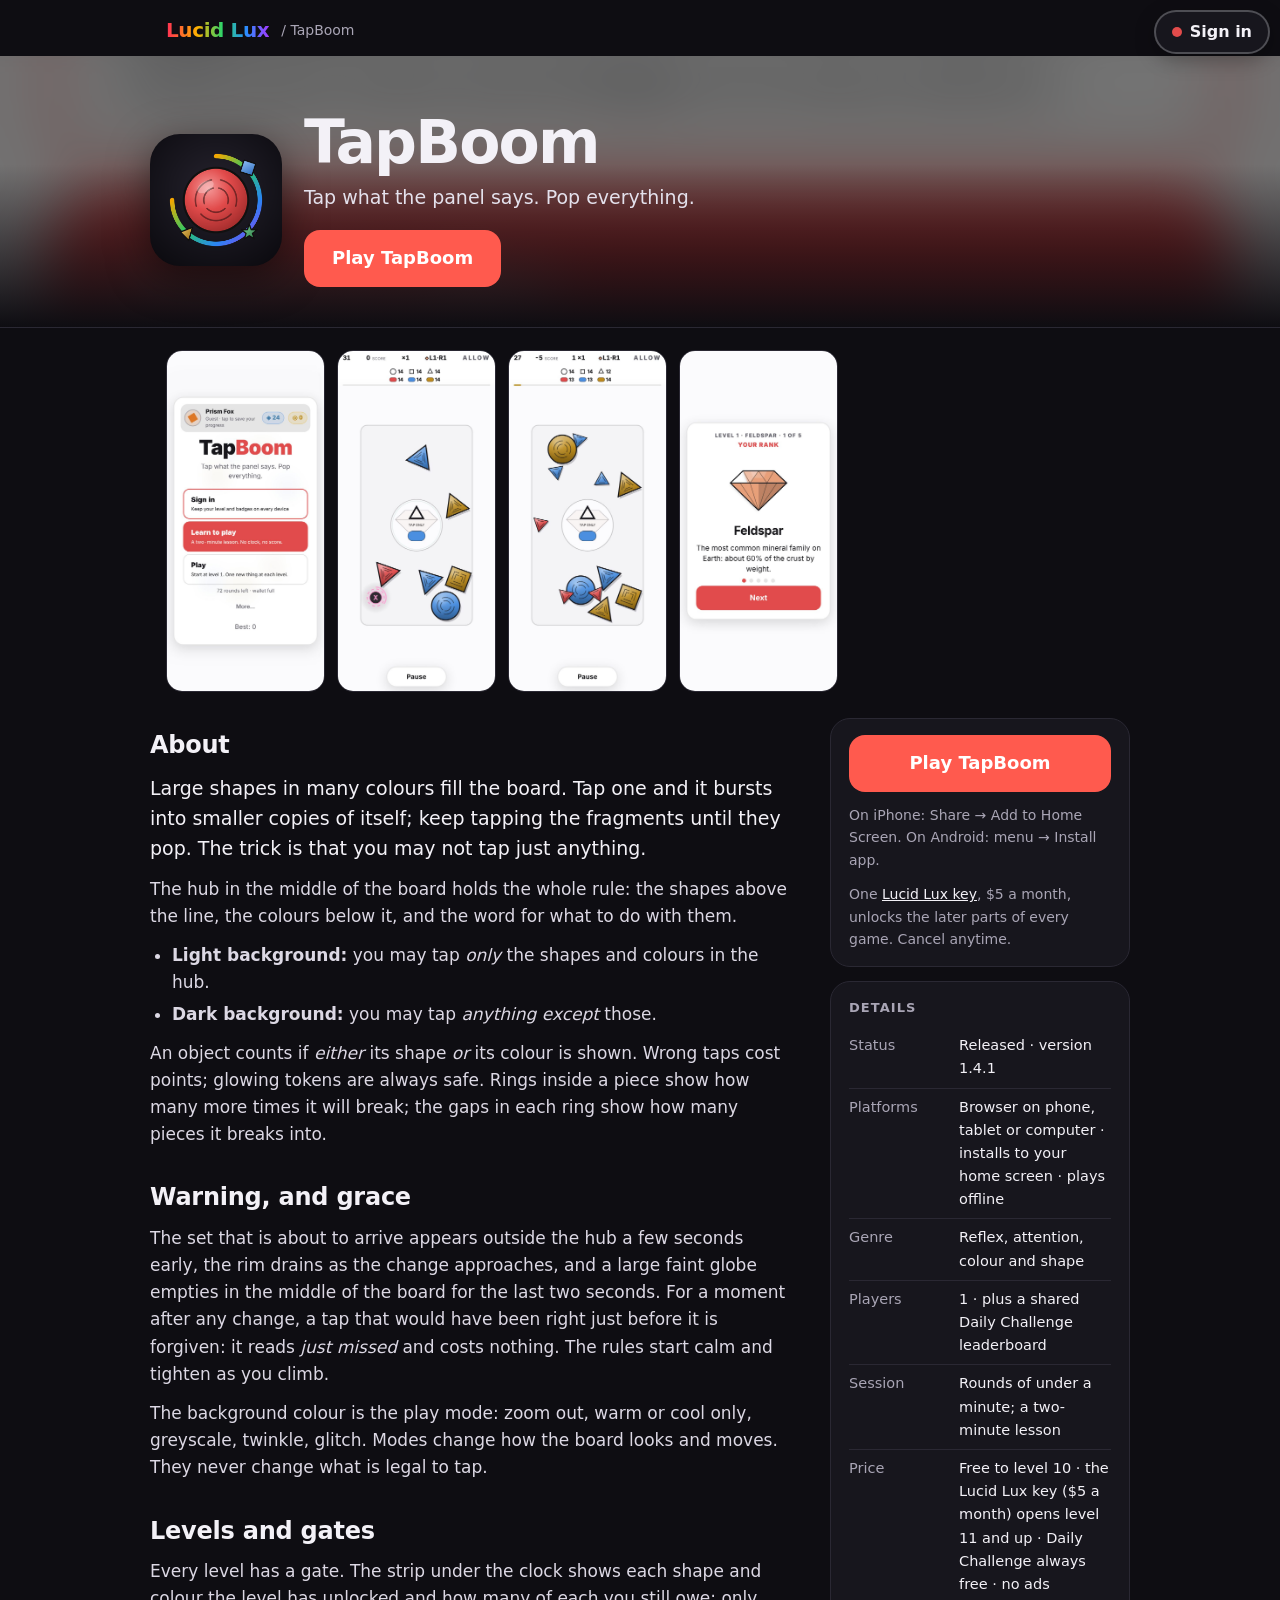
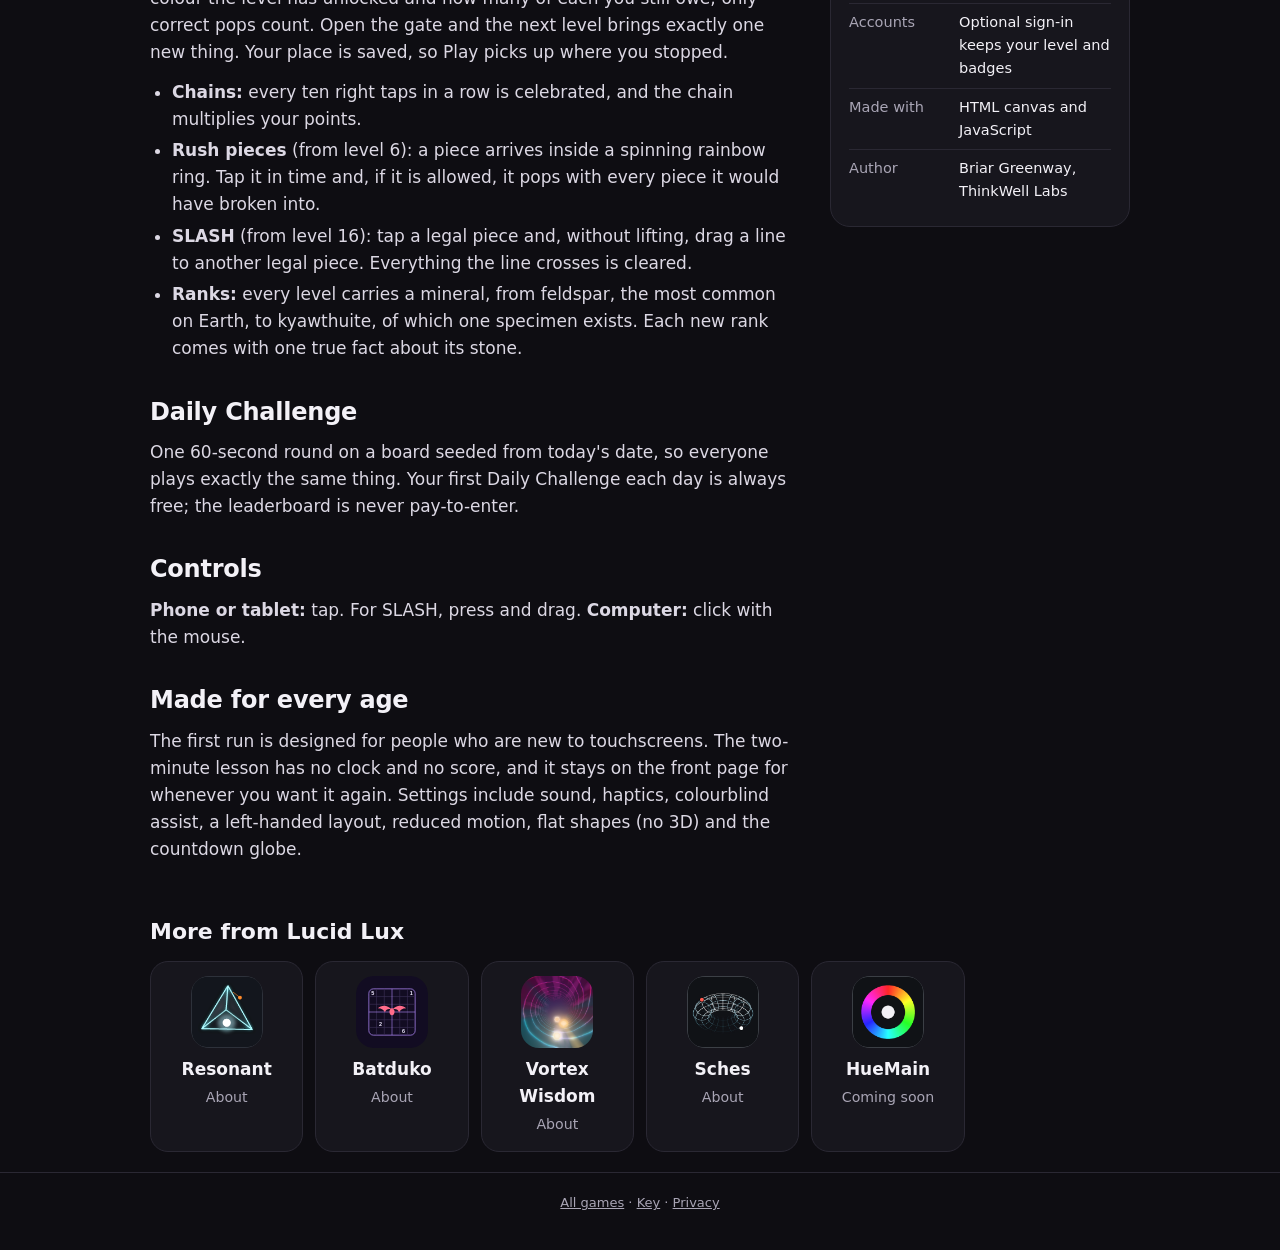
<file: info/tapboom/index.html>
<!doctype html>
<html lang="en">
<head>
<meta charset="utf-8">
<meta name="viewport" content="width=device-width, initial-scale=1, viewport-fit=cover">
<title>TapBoom · Lucid Lux</title>
<meta name="description" content="Pop the shapes and colours the panel allows. When the screen goes dark, the rule flips. Easy to start, hard to master, for every age.">
<meta name="theme-color" content="#0E0D12">
<link rel="canonical" href="https://lucidlux.fyi/info/tapboom/">
<link rel="icon" type="image/png" sizes="32x32" href="../../favicon-32.png">
<meta property="og:type" content="website">
<meta property="og:site_name" content="Lucid Lux">
<meta property="og:title" content="TapBoom">
<meta property="og:description" content="Pop the shapes and colours the panel allows. When the screen goes dark, the rule flips. Easy to start, hard to master, for every age.">
<meta property="og:url" content="https://lucidlux.fyi/info/tapboom/">
<meta property="og:image" content="https://lucidlux.fyi/info/img/tapboom-1.jpg">
<meta name="twitter:card" content="summary_large_image">
<link rel="stylesheet" href="../info.css">
<style>:root { --tint: #FF5A4E; }</style>
<script type="application/ld+json">{"@context": "https://schema.org", "@type": "VideoGame", "name": "TapBoom", "url": "https://lucidlux.fyi/info/tapboom/", "description": "Pop the shapes and colours the panel allows. When the screen goes dark, the rule flips. Easy to start, hard to master, for every age.", "author": {"@type": "Person", "name": "Briar Greenway"}, "publisher": {"@type": "Organization", "name": "Lucid Lux"}, "gamePlatform": "Web browser", "offers": {"@type": "Offer", "price": "0", "priceCurrency": "USD"}}</script>
</head>
<body>
<header class="bar"><div class="wrap"><a class="home" href="../../">Lucid Lux</a><span class="crumb">/ TapBoom</span></div></header>

<section class="hero">
  <div class="hero-bg" style="background-image:url('../img/tapboom-1.jpg')"></div>
  <div class="wrap hero-in">
    <img class="icon" src="../../tapboom-icon.png" alt="TapBoom icon: a red piece inside a rainbow ring">
    <div>
      <h1>TapBoom</h1>
      <p class="tagline">Tap what the panel says. Pop everything.</p>
      <div class="actions"><a class="play" href="../../tapboom/">Play TapBoom</a></div>
    </div>
  </div>
</section>

<div class="wrap"><div class="gallery" aria-label="Screenshots">
<button type="button" data-full="../img/tapboom-1.jpg" aria-label="Enlarge screenshot 1 of 4"><img src="../img/tapboom-1.jpg" alt="TapBoom screenshot 1" loading="lazy"></button>
<button type="button" data-full="../img/tapboom-2.jpg" aria-label="Enlarge screenshot 2 of 4"><img src="../img/tapboom-2.jpg" alt="TapBoom screenshot 2" loading="lazy"></button>
<button type="button" data-full="../img/tapboom-3.jpg" aria-label="Enlarge screenshot 3 of 4"><img src="../img/tapboom-3.jpg" alt="TapBoom screenshot 3" loading="lazy"></button>
<button type="button" data-full="../img/tapboom-4.jpg" aria-label="Enlarge screenshot 4 of 4"><img src="../img/tapboom-4.jpg" alt="TapBoom screenshot 4" loading="lazy"></button>
</div></div>

<main class="wrap cols">
  <article class="desc">
<h2>About</h2>
<p class="lead">Large shapes in many colours fill the board. Tap one and it bursts into smaller copies of itself; keep tapping the fragments until they pop. The trick is that you may not tap just anything.</p>
<p>The hub in the middle of the board holds the whole rule: the shapes above the line, the colours below it, and the word for what to do with them.</p>
<ul>
<li><b>Light background:</b> you may tap <i>only</i> the shapes and colours in the hub.</li>
<li><b>Dark background:</b> you may tap <i>anything except</i> those.</li>
</ul>
<p>An object counts if <i>either</i> its shape <i>or</i> its colour is shown. Wrong taps cost points; glowing tokens are always safe. Rings inside a piece show how many more times it will break; the gaps in each ring show how many pieces it breaks into.</p>

<h2>Warning, and grace</h2>
<p>The set that is about to arrive appears outside the hub a few seconds early, the rim drains as the change approaches, and a large faint globe empties in the middle of the board for the last two seconds. For a moment after any change, a tap that would have been right just before it is forgiven: it reads <i>just missed</i> and costs nothing. The rules start calm and tighten as you climb.</p>
<p>The background colour is the play mode: zoom out, warm or cool only, greyscale, twinkle, glitch. Modes change how the board looks and moves. They never change what is legal to tap.</p>

<h2>Levels and gates</h2>
<p>Every level has a gate. The strip under the clock shows each shape and colour the level has unlocked and how many of each you still owe; only correct pops count. Open the gate and the next level brings exactly one new thing. Your place is saved, so Play picks up where you stopped.</p>
<ul>
<li><b>Chains:</b> every ten right taps in a row is celebrated, and the chain multiplies your points.</li>
<li><b>Rush pieces</b> (from level 6): a piece arrives inside a spinning rainbow ring. Tap it in time and, if it is allowed, it pops with every piece it would have broken into.</li>
<li><b>SLASH</b> (from level 16): tap a legal piece and, without lifting, drag a line to another legal piece. Everything the line crosses is cleared.</li>
<li><b>Ranks:</b> every level carries a mineral, from feldspar, the most common on Earth, to kyawthuite, of which one specimen exists. Each new rank comes with one true fact about its stone.</li>
</ul>

<h2>Daily Challenge</h2>
<p>One 60-second round on a board seeded from today's date, so everyone plays exactly the same thing. Your first Daily Challenge each day is always free; the leaderboard is never pay-to-enter.</p>

<h2>Controls</h2>
<p><b>Phone or tablet:</b> tap. For SLASH, press and drag. <b>Computer:</b> click with the mouse.</p>

<h2>Made for every age</h2>
<p>The first run is designed for people who are new to touchscreens. The two-minute lesson has no clock and no score, and it stays on the front page for whenever you want it again. Settings include sound, haptics, colourblind assist, a left-handed layout, reduced motion, flat shapes (no 3D) and the countdown globe.</p>
  </article>
  <aside class="side">
    <div class="card">
      <a class="play" href="../../tapboom/">Play TapBoom</a>
      <p class="note">On iPhone: Share → Add to Home Screen. On Android: menu → Install app.</p><p class="note">One <a href="../../key/">Lucid Lux key</a>, $5 a month, unlocks the later parts of every game. Cancel anytime.</p>
    </div>
    <div class="card">
      <h2>Details</h2>
      <table class="info">
<tr><th scope="row">Status</th><td>Released · version 1.4.1</td></tr>
<tr><th scope="row">Platforms</th><td>Browser on phone, tablet or computer · installs to your home screen · plays offline</td></tr>
<tr><th scope="row">Genre</th><td>Reflex, attention, colour and shape</td></tr>
<tr><th scope="row">Players</th><td>1 · plus a shared Daily Challenge leaderboard</td></tr>
<tr><th scope="row">Session</th><td>Rounds of under a minute; a two-minute lesson</td></tr>
<tr><th scope="row">Price</th><td>Free to level 10 · the Lucid Lux key ($5 a month) opens level 11 and up · Daily Challenge always free · no ads</td></tr>
<tr><th scope="row">Accounts</th><td>Optional sign-in keeps your level and badges</td></tr>
<tr><th scope="row">Made with</th><td>HTML canvas and JavaScript</td></tr>
<tr><th scope="row">Author</th><td>Briar Greenway, ThinkWell Labs</td></tr>
      </table>
    </div>
  </aside>
</main>

<section class="wrap more">
  <h2>More from Lucid Lux</h2>
  <div class="more-grid">
<a href="../resonant/"><img src="../../resonant-icon.png" alt="" loading="lazy"><span>Resonant</span><small>About</small></a>
<a href="../batduko/"><img src="../../batduko-icon.svg" alt="" loading="lazy"><span>Batduko</span><small>About</small></a>
<a href="../vortex-wisdom/"><img src="../../vortex-wisdom/icon-512.png" alt="" loading="lazy"><span>Vortex Wisdom</span><small>About</small></a>
<a href="../sches/"><img src="../../sches-icon.png" alt="" loading="lazy"><span>Sches</span><small>About</small></a>
<a href="../huemain/"><img src="../../huemain-icon.png" alt="" loading="lazy"><span>HueMain</span><small>Coming soon</small></a>
  </div>
</section>

<footer><div class="wrap"><a href="../../">All games</a> · <a href="../../key/">Key</a> · <a href="../../privacy.html">Privacy</a></div></footer>

<dialog class="lb" id="lb"><button type="button" aria-label="Close">✕</button><img alt=""></dialog>
<script>
(function () {
  var lb = document.getElementById('lb'); if (!lb || !lb.showModal) return;
  var im = lb.querySelector('img');
  document.querySelectorAll('.gallery button').forEach(function (b) {
    b.addEventListener('click', function () { im.src = b.dataset.full; im.alt = b.querySelector('img').alt; lb.showModal(); });
  });
  lb.addEventListener('click', function () { lb.close(); });
})();
</script>
<script src="../../account/lucidlux-account.js"></script>
<script>LucidLuxAccount.attach({ game: null, button: { dark: true, position: 'top-right' } });</script>
</body>
</html>
</file>
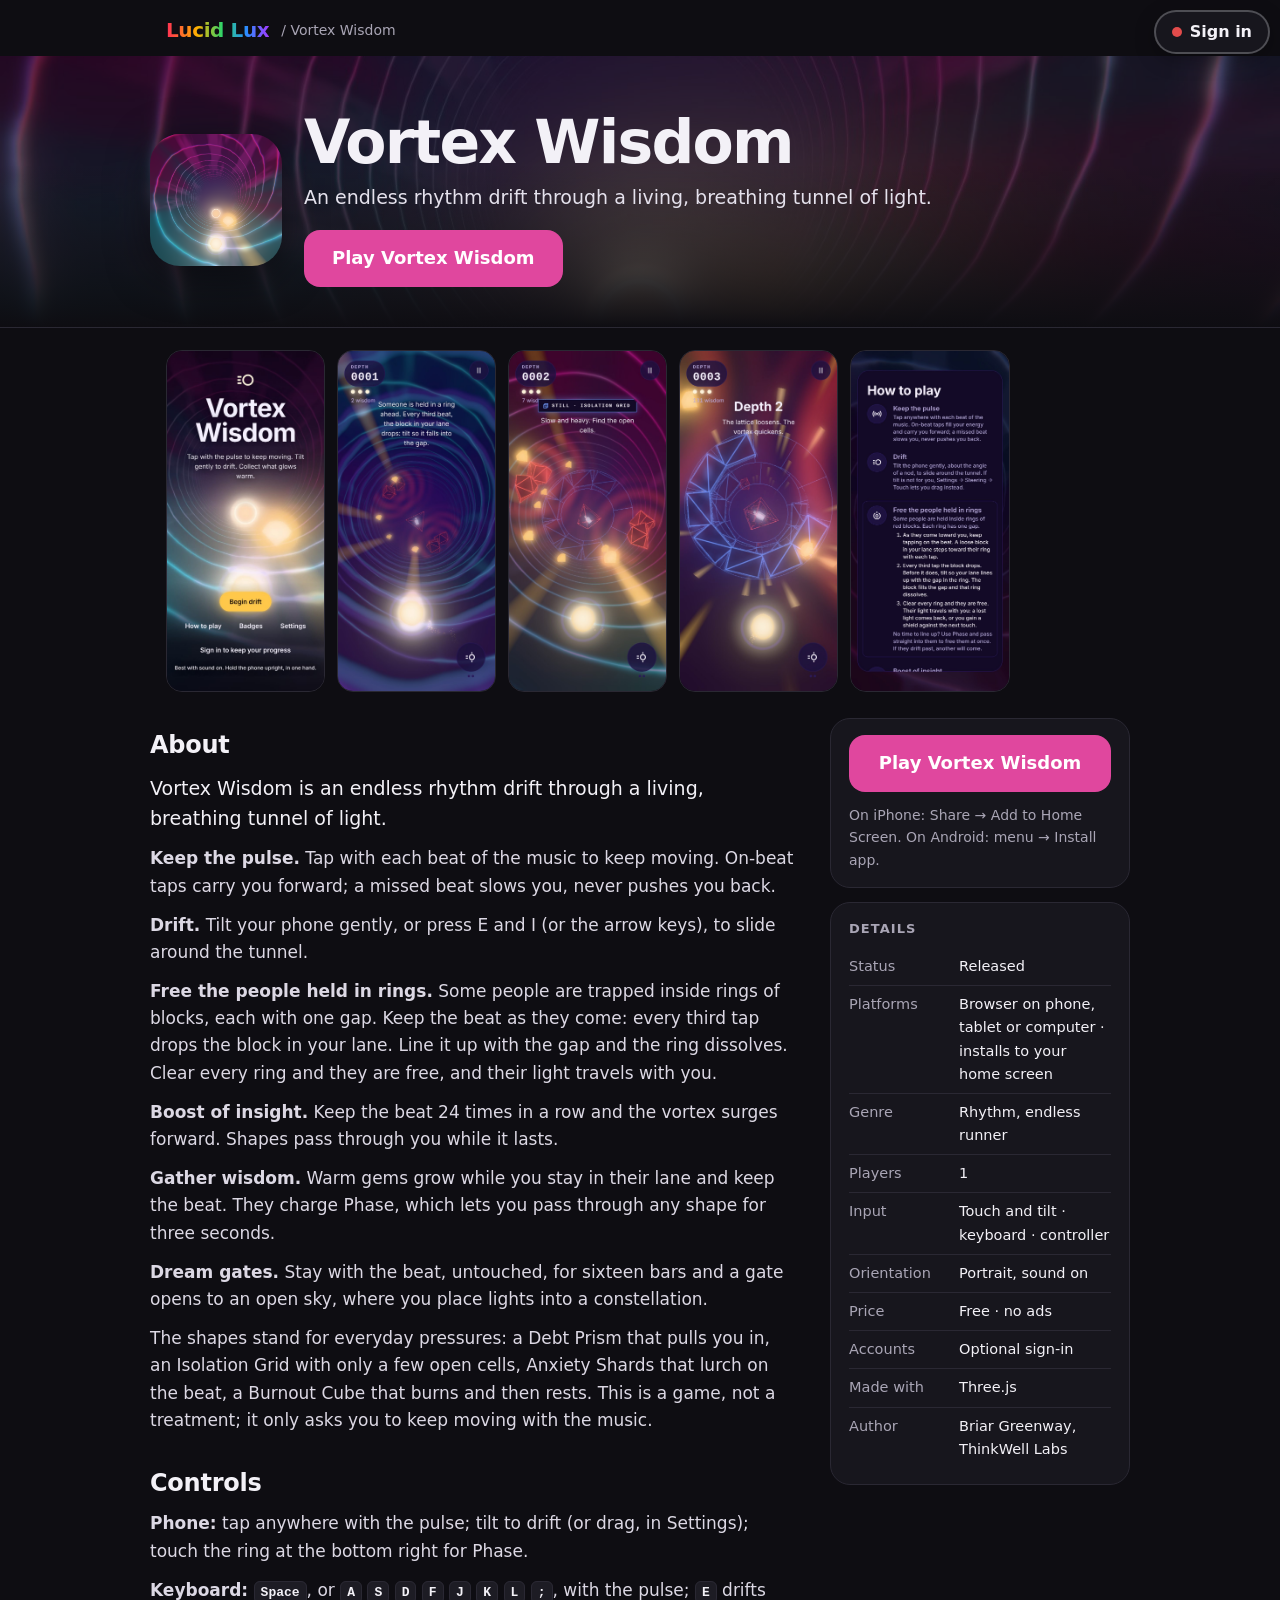
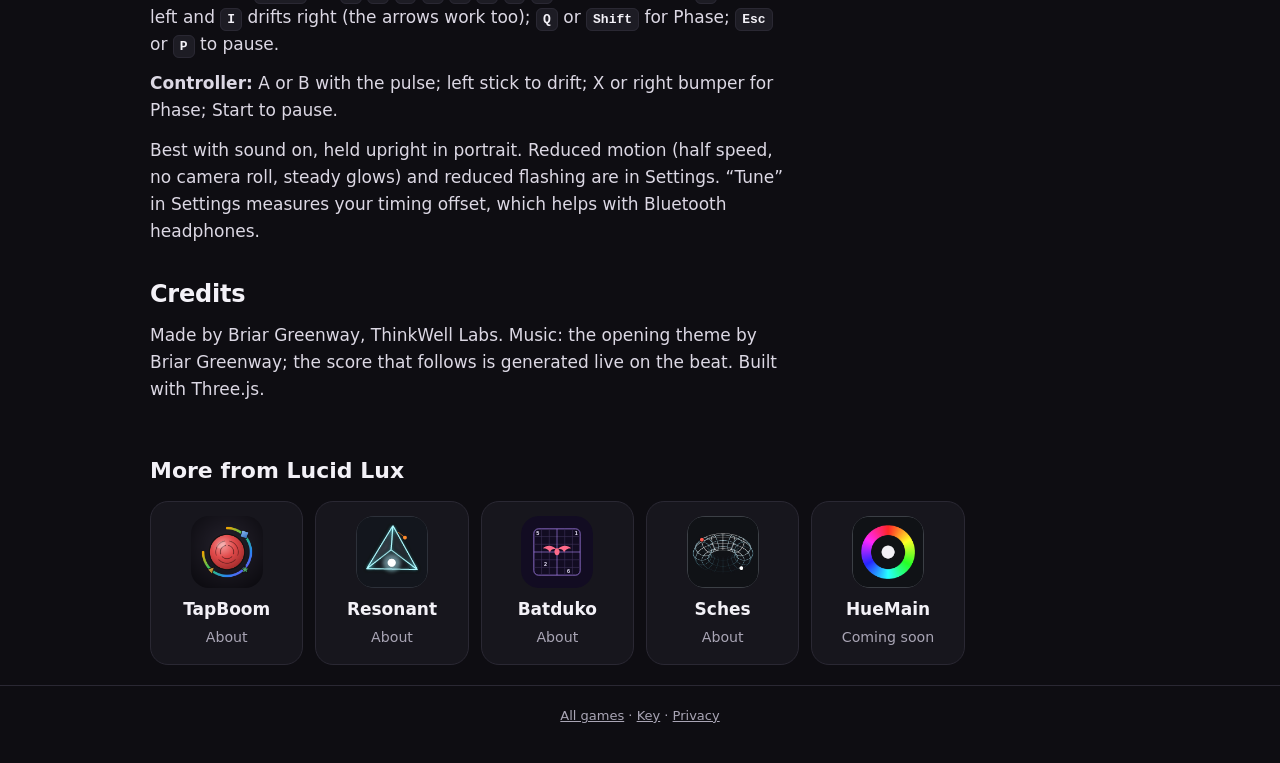
<file: info/vortex-wisdom/index.html>
<!doctype html>
<html lang="en">
<head>
<meta charset="utf-8">
<meta name="viewport" content="width=device-width, initial-scale=1, viewport-fit=cover">
<title>Vortex Wisdom · Lucid Lux</title>
<meta name="description" content="Tap with the pulse to keep moving and tilt gently to drift through a living vortex.">
<meta name="theme-color" content="#0E0D12">
<link rel="canonical" href="https://lucidlux.fyi/info/vortex-wisdom/">
<link rel="icon" type="image/png" sizes="32x32" href="../../favicon-32.png">
<meta property="og:type" content="website">
<meta property="og:site_name" content="Lucid Lux">
<meta property="og:title" content="Vortex Wisdom">
<meta property="og:description" content="Tap with the pulse to keep moving and tilt gently to drift through a living vortex.">
<meta property="og:url" content="https://lucidlux.fyi/info/vortex-wisdom/">
<meta property="og:image" content="https://lucidlux.fyi/vortex-wisdom/share.jpg">
<meta name="twitter:card" content="summary_large_image">
<link rel="stylesheet" href="../info.css">
<style>:root { --tint: #E0479E; }</style>
<script type="application/ld+json">{"@context": "https://schema.org", "@type": "VideoGame", "name": "Vortex Wisdom", "url": "https://lucidlux.fyi/info/vortex-wisdom/", "description": "Tap with the pulse to keep moving and tilt gently to drift through a living vortex.", "author": {"@type": "Person", "name": "Briar Greenway"}, "publisher": {"@type": "Organization", "name": "Lucid Lux"}, "gamePlatform": "Web browser", "offers": {"@type": "Offer", "price": "0", "priceCurrency": "USD"}}</script>
</head>
<body>
<header class="bar"><div class="wrap"><a class="home" href="../../">Lucid Lux</a><span class="crumb">/ Vortex Wisdom</span></div></header>

<section class="hero cover">
  <div class="hero-bg" style="background-image:url('../../vortex-wisdom/cover.jpg')"></div>
  <div class="wrap hero-in">
    <img class="icon" src="../../vortex-wisdom/icon-512.png" alt="Vortex Wisdom icon: a magenta and teal vortex tunnel with warm lights leading into it">
    <div>
      <h1>Vortex Wisdom</h1>
      <p class="tagline">An endless rhythm drift through a living, breathing tunnel of light.</p>
      <div class="actions"><a class="play" href="../../vortex-wisdom/">Play Vortex Wisdom</a></div>
    </div>
  </div>
</section>

<div class="wrap"><div class="gallery" aria-label="Screenshots">
<button type="button" data-full="../img/vortex-wisdom-1.jpg" aria-label="Enlarge screenshot 1 of 5"><img src="../img/vortex-wisdom-1.jpg" alt="Vortex Wisdom screenshot 1" loading="lazy"></button>
<button type="button" data-full="../img/vortex-wisdom-2.jpg" aria-label="Enlarge screenshot 2 of 5"><img src="../img/vortex-wisdom-2.jpg" alt="Vortex Wisdom screenshot 2" loading="lazy"></button>
<button type="button" data-full="../img/vortex-wisdom-3.jpg" aria-label="Enlarge screenshot 3 of 5"><img src="../img/vortex-wisdom-3.jpg" alt="Vortex Wisdom screenshot 3" loading="lazy"></button>
<button type="button" data-full="../img/vortex-wisdom-4.jpg" aria-label="Enlarge screenshot 4 of 5"><img src="../img/vortex-wisdom-4.jpg" alt="Vortex Wisdom screenshot 4" loading="lazy"></button>
<button type="button" data-full="../img/vortex-wisdom-5.jpg" aria-label="Enlarge screenshot 5 of 5"><img src="../img/vortex-wisdom-5.jpg" alt="Vortex Wisdom screenshot 5" loading="lazy"></button>
</div></div>

<main class="wrap cols">
  <article class="desc">
<h2>About</h2>
<p class="lead">Vortex Wisdom is an endless rhythm drift through a living, breathing tunnel of light.</p>
<p><b>Keep the pulse.</b> Tap with each beat of the music to keep moving. On-beat taps carry you forward; a missed beat slows you, never pushes you back.</p>
<p><b>Drift.</b> Tilt your phone gently, or press E and I (or the arrow keys), to slide around the tunnel.</p>
<p><b>Free the people held in rings.</b> Some people are trapped inside rings of blocks, each with one gap. Keep the beat as they come: every third tap drops the block in your lane. Line it up with the gap and the ring dissolves. Clear every ring and they are free, and their light travels with you.</p>
<p><b>Boost of insight.</b> Keep the beat 24 times in a row and the vortex surges forward. Shapes pass through you while it lasts.</p>
<p><b>Gather wisdom.</b> Warm gems grow while you stay in their lane and keep the beat. They charge Phase, which lets you pass through any shape for three seconds.</p>
<p><b>Dream gates.</b> Stay with the beat, untouched, for sixteen bars and a gate opens to an open sky, where you place lights into a constellation.</p>
<p>The shapes stand for everyday pressures: a Debt Prism that pulls you in, an Isolation Grid with only a few open cells, Anxiety Shards that lurch on the beat, a Burnout Cube that burns and then rests. This is a game, not a treatment; it only asks you to keep moving with the music.</p>

<h2>Controls</h2>
<p><b>Phone:</b> tap anywhere with the pulse; tilt to drift (or drag, in Settings); touch the ring at the bottom right for Phase.</p>
<p><b>Keyboard:</b> <kbd>Space</kbd>, or <kbd>A</kbd> <kbd>S</kbd> <kbd>D</kbd> <kbd>F</kbd> <kbd>J</kbd> <kbd>K</kbd> <kbd>L</kbd> <kbd>;</kbd>, with the pulse; <kbd>E</kbd> drifts left and <kbd>I</kbd> drifts right (the arrows work too); <kbd>Q</kbd> or <kbd>Shift</kbd> for Phase; <kbd>Esc</kbd> or <kbd>P</kbd> to pause.</p>
<p><b>Controller:</b> A or B with the pulse; left stick to drift; X or right bumper for Phase; Start to pause.</p>
<p>Best with sound on, held upright in portrait. Reduced motion (half speed, no camera roll, steady glows) and reduced flashing are in Settings. “Tune” in Settings measures your timing offset, which helps with Bluetooth headphones.</p>

<h2>Credits</h2>
<p>Made by Briar Greenway, ThinkWell Labs. Music: the opening theme by Briar Greenway; the score that follows is generated live on the beat. Built with Three.js.</p>
  </article>
  <aside class="side">
    <div class="card">
      <a class="play" href="../../vortex-wisdom/">Play Vortex Wisdom</a>
      <p class="note">On iPhone: Share → Add to Home Screen. On Android: menu → Install app.</p>
    </div>
    <div class="card">
      <h2>Details</h2>
      <table class="info">
<tr><th scope="row">Status</th><td>Released</td></tr>
<tr><th scope="row">Platforms</th><td>Browser on phone, tablet or computer · installs to your home screen</td></tr>
<tr><th scope="row">Genre</th><td>Rhythm, endless runner</td></tr>
<tr><th scope="row">Players</th><td>1</td></tr>
<tr><th scope="row">Input</th><td>Touch and tilt · keyboard · controller</td></tr>
<tr><th scope="row">Orientation</th><td>Portrait, sound on</td></tr>
<tr><th scope="row">Price</th><td>Free · no ads</td></tr>
<tr><th scope="row">Accounts</th><td>Optional sign-in</td></tr>
<tr><th scope="row">Made with</th><td>Three.js</td></tr>
<tr><th scope="row">Author</th><td>Briar Greenway, ThinkWell Labs</td></tr>
      </table>
    </div>
  </aside>
</main>

<section class="wrap more">
  <h2>More from Lucid Lux</h2>
  <div class="more-grid">
<a href="../tapboom/"><img src="../../tapboom-icon.png" alt="" loading="lazy"><span>TapBoom</span><small>About</small></a>
<a href="../resonant/"><img src="../../resonant-icon.png" alt="" loading="lazy"><span>Resonant</span><small>About</small></a>
<a href="../batduko/"><img src="../../batduko-icon.svg" alt="" loading="lazy"><span>Batduko</span><small>About</small></a>
<a href="../sches/"><img src="../../sches-icon.png" alt="" loading="lazy"><span>Sches</span><small>About</small></a>
<a href="../huemain/"><img src="../../huemain-icon.png" alt="" loading="lazy"><span>HueMain</span><small>Coming soon</small></a>
  </div>
</section>

<footer><div class="wrap"><a href="../../">All games</a> · <a href="../../key/">Key</a> · <a href="../../privacy.html">Privacy</a></div></footer>

<dialog class="lb" id="lb"><button type="button" aria-label="Close">✕</button><img alt=""></dialog>
<script>
(function () {
  var lb = document.getElementById('lb'); if (!lb || !lb.showModal) return;
  var im = lb.querySelector('img');
  document.querySelectorAll('.gallery button').forEach(function (b) {
    b.addEventListener('click', function () { im.src = b.dataset.full; im.alt = b.querySelector('img').alt; lb.showModal(); });
  });
  lb.addEventListener('click', function () { lb.close(); });
})();
</script>
<script src="../../account/lucidlux-account.js"></script>
<script>LucidLuxAccount.attach({ game: null, button: { dark: true, position: 'top-right' } });</script>
</body>
</html>
</file>
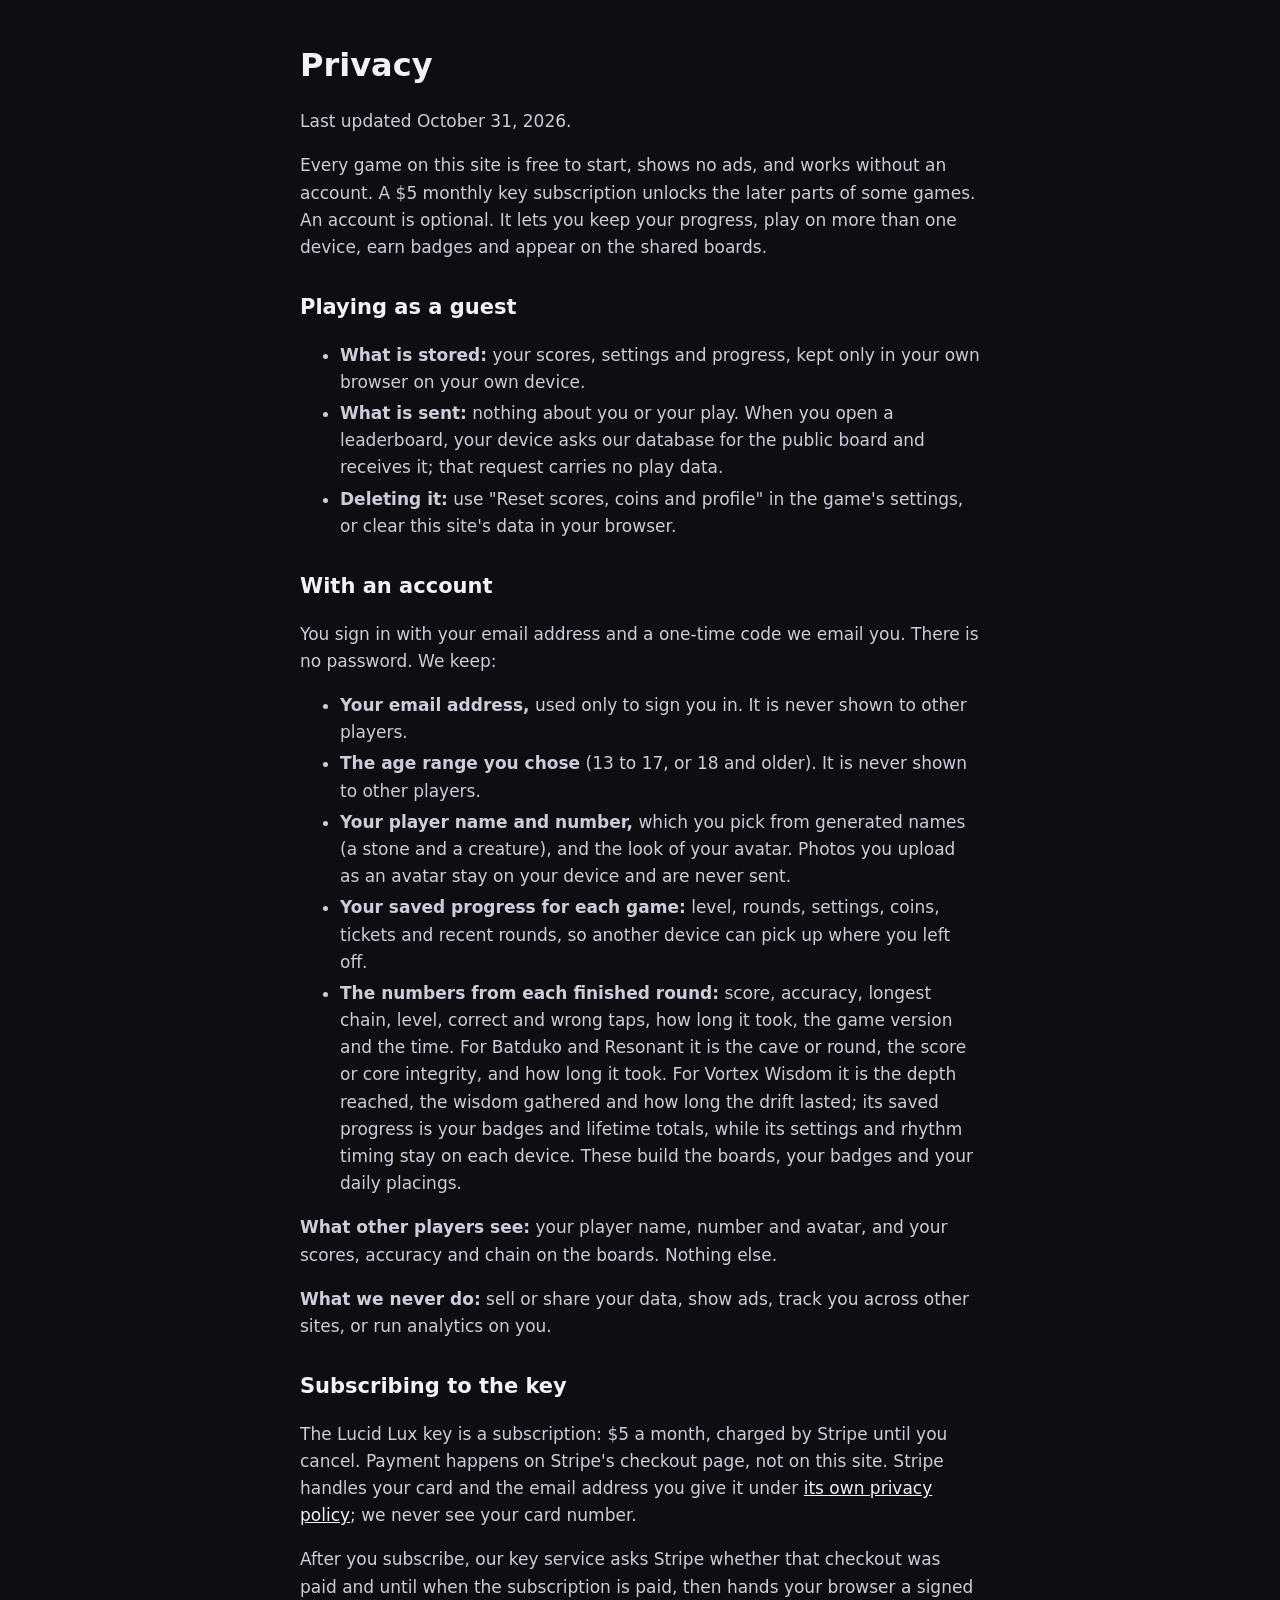
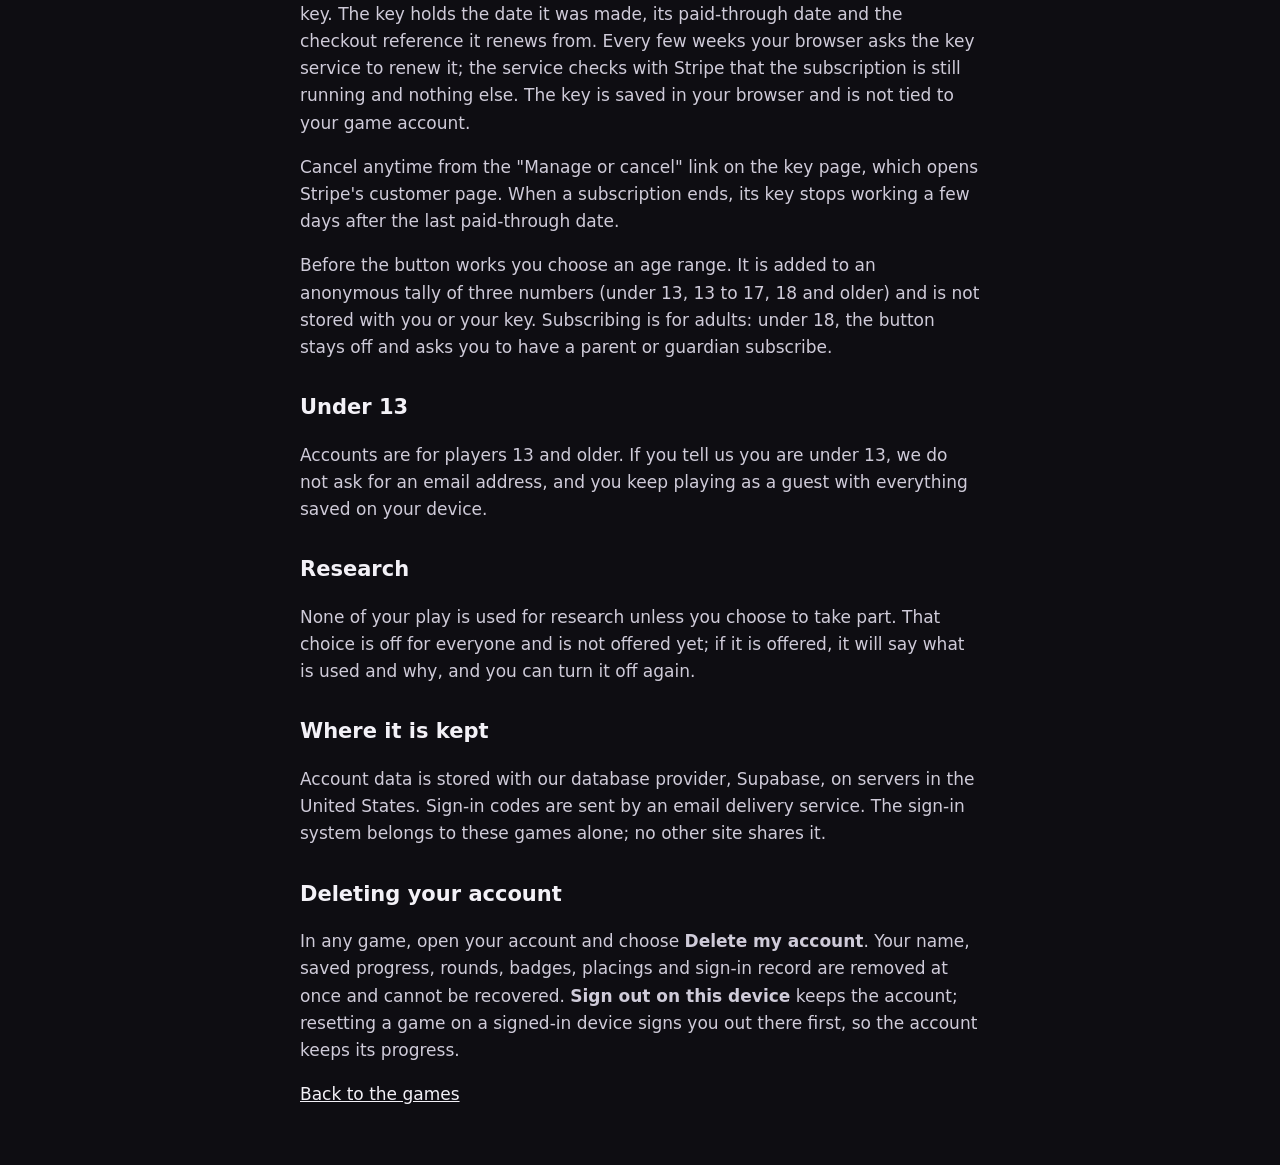
<file: privacy.html>
<!doctype html>
<html lang="en">
<head>
<meta charset="utf-8">
<meta name="viewport" content="width=device-width, initial-scale=1">
<title>Lucid Lux Privacy</title>
<link rel="canonical" href="https://lucidlux.fyi/privacy.html">
<link rel="icon" type="image/png" sizes="32x32" href="favicon-32.png">
<style>
html, body { margin: 0; background: #0E0D12; color: #F3F1F7; font: 17px/1.6 -apple-system, BlinkMacSystemFont, "Segoe UI", system-ui, sans-serif; }
main { max-width: 680px; margin: 0 auto; padding: 40px 16px; }
h1 { font-size: 32px; margin: 0 0 16px; } h2 { font-size: 21px; margin: 30px 0 8px; }
p, li { color: #CFCBD9; } a { color: #F3F1F7; } li { margin: 4px 0; }
</style>
</head>
<body>
<main>
  <h1>Privacy</h1>
  <p>Last updated October 31, 2026.</p>
  <p>Every game on this site is free to start, shows no ads, and works without an account. A $5 monthly key subscription unlocks the later parts of some games. An account is optional. It lets you keep your progress, play on more than one device, earn badges and appear on the shared boards.</p>

  <h2>Playing as a guest</h2>
  <ul>
    <li><b>What is stored:</b> your scores, settings and progress, kept only in your own browser on your own device.</li>
    <li><b>What is sent:</b> nothing about you or your play. When you open a leaderboard, your device asks our database for the public board and receives it; that request carries no play data.</li>
    <li><b>Deleting it:</b> use "Reset scores, coins and profile" in the game's settings, or clear this site's data in your browser.</li>
  </ul>

  <h2>With an account</h2>
  <p>You sign in with your email address and a one-time code we email you. There is no password. We keep:</p>
  <ul>
    <li><b>Your email address,</b> used only to sign you in. It is never shown to other players.</li>
    <li><b>The age range you chose</b> (13 to 17, or 18 and older). It is never shown to other players.</li>
    <li><b>Your player name and number,</b> which you pick from generated names (a stone and a creature), and the look of your avatar. Photos you upload as an avatar stay on your device and are never sent.</li>
    <li><b>Your saved progress for each game:</b> level, rounds, settings, coins, tickets and recent rounds, so another device can pick up where you left off.</li>
    <li><b>The numbers from each finished round:</b> score, accuracy, longest chain, level, correct and wrong taps, how long it took, the game version and the time. For Batduko and Resonant it is the cave or round, the score or core integrity, and how long it took. For Vortex Wisdom it is the depth reached, the wisdom gathered and how long the drift lasted; its saved progress is your badges and lifetime totals, while its settings and rhythm timing stay on each device. These build the boards, your badges and your daily placings.</li>
  </ul>
  <p><b>What other players see:</b> your player name, number and avatar, and your scores, accuracy and chain on the boards. Nothing else.</p>
  <p><b>What we never do:</b> sell or share your data, show ads, track you across other sites, or run analytics on you.</p>

  <h2>Subscribing to the key</h2>
  <p>The Lucid Lux key is a subscription: $5 a month, charged by Stripe until you cancel. Payment happens on Stripe's checkout page, not on this site. Stripe handles your card and the email address you give it under <a href="https://stripe.com/privacy" rel="noopener">its own privacy policy</a>; we never see your card number.</p>
  <p>After you subscribe, our key service asks Stripe whether that checkout was paid and until when the subscription is paid, then hands your browser a signed key. The key holds the date it was made, its paid-through date and the checkout reference it renews from. Every few weeks your browser asks the key service to renew it; the service checks with Stripe that the subscription is still running and nothing else. The key is saved in your browser and is not tied to your game account.</p>
  <p>Cancel anytime from the "Manage or cancel" link on the key page, which opens Stripe's customer page. When a subscription ends, its key stops working a few days after the last paid-through date.</p>
  <p>Before the button works you choose an age range. It is added to an anonymous tally of three numbers (under 13, 13 to 17, 18 and older) and is not stored with you or your key. Subscribing is for adults: under 18, the button stays off and asks you to have a parent or guardian subscribe.</p>
  <h2>Under 13</h2>
  <p>Accounts are for players 13 and older. If you tell us you are under 13, we do not ask for an email address, and you keep playing as a guest with everything saved on your device.</p>

  <h2>Research</h2>
  <p>None of your play is used for research unless you choose to take part. That choice is off for everyone and is not offered yet; if it is offered, it will say what is used and why, and you can turn it off again.</p>

  <h2>Where it is kept</h2>
  <p>Account data is stored with our database provider, Supabase, on servers in the United States. Sign-in codes are sent by an email delivery service. The sign-in system belongs to these games alone; no other site shares it.</p>

  <h2>Deleting your account</h2>
  <p>In any game, open your account and choose <b>Delete my account</b>. Your name, saved progress, rounds, badges, placings and sign-in record are removed at once and cannot be recovered. <b>Sign out on this device</b> keeps the account; resetting a game on a signed-in device signs you out there first, so the account keeps its progress.</p>

  <p><a href="./">Back to the games</a></p>
</main>
</body>
</html>
</file>
<file: info/info.css>
/* Lucid Lux game info pages. Native system fonts only; no web-font requests. */
:root { --bg: #0E0D12; --panel: #17161D; --panel2: #1D1C24; --line: #2A2833; --ink: #F3F1F7; --soft: #A9A5B5; --accent: #FF5A4E; --tint: #FF5A4E; }
* { box-sizing: border-box; }
html, body { margin: 0; background: var(--bg); color: var(--ink);
  font: 17px/1.6 -apple-system, BlinkMacSystemFont, "Segoe UI", system-ui, sans-serif; }
a { color: var(--ink); }
img { max-width: 100%; }
.wrap { max-width: 980px; margin: 0 auto; padding: 0 16px; }

/* top bar */
.bar { padding: calc(env(safe-area-inset-top, 0px) + 14px) 0 10px; }
.bar .wrap { display: flex; align-items: center; gap: 12px; }
.home { font-weight: 900; letter-spacing: -0.02em; text-decoration: none; font-size: 20px;
  background: linear-gradient(90deg, #FF2D55, #FFB000 30%, #2BD46B 55%, #2B8CFF 78%, #A23BFF);
  -webkit-background-clip: text; background-clip: text; color: transparent; }
.crumb { color: var(--soft); font-size: 14px; }

/* hero / cover banner */
.hero { position: relative; overflow: hidden; border-bottom: 1px solid var(--line); }
.hero-bg { position: absolute; inset: -40px; background-size: cover; background-position: center;
  filter: blur(28px) saturate(1.3) brightness(0.45); transform: scale(1.1); }
.hero.cover .hero-bg { inset: 0; filter: brightness(0.55); transform: none; }
.hero::after { content: ""; position: absolute; inset: 0; background: linear-gradient(180deg, transparent 40%, var(--bg)); }
.hero-in { position: relative; z-index: 1; display: grid; grid-template-columns: 132px 1fr; gap: 22px; align-items: center; padding: 56px 0 40px; }
.hero-in img.icon { width: 132px; height: 132px; border-radius: 30px; display: block; box-shadow: 0 10px 40px rgba(0,0,0,0.5); background: var(--panel); }
.hero h1 { margin: 0; font-size: clamp(36px, 8vw, 60px); line-height: 1; letter-spacing: -0.03em; font-weight: 900; }
.hero .tagline { margin: 10px 0 18px; color: #E4E1EC; font-size: 19px; }
.actions { display: flex; flex-wrap: wrap; gap: 10px; align-items: center; }
.play { display: inline-flex; align-items: center; justify-content: center; background: var(--tint); color: #fff; text-decoration: none; font-weight: 800;
  padding: 14px 28px; border-radius: 16px; font-size: 18px; min-height: 52px; }
.play:active { transform: scale(0.98); }
.ghost { display: inline-flex; align-items: center; padding: 12px 18px; min-height: 48px; border-radius: 14px; border: 1px solid var(--line);
  color: var(--ink); text-decoration: none; font-weight: 600; font-size: 15px; background: rgba(23,22,29,0.7); }
.pill { display: inline-block; padding: 4px 12px; border-radius: 999px; border: 1px solid var(--line); color: var(--soft);
  font-size: 12px; font-weight: 700; letter-spacing: 0.05em; text-transform: uppercase; background: rgba(14,13,18,0.6); }
.note { color: var(--soft); font-size: 14px; margin: 12px 0 0; }

/* screenshot gallery */
.gallery { display: flex; gap: 12px; overflow-x: auto; padding: 22px 0 8px; scroll-snap-type: x mandatory; -webkit-overflow-scrolling: touch; }
.gallery button { flex: 0 0 auto; padding: 0; border: 1px solid var(--line); border-radius: 16px; overflow: hidden; background: var(--panel); cursor: zoom-in; scroll-snap-align: start; }
.gallery img { display: block; height: 340px; width: auto; }
.gallery.wide img { height: 300px; }
@media (max-width: 560px) { .gallery img { height: 300px; } .gallery.wide img { height: 200px; } }

/* body columns */
.cols { display: grid; grid-template-columns: 1fr 300px; gap: 36px; padding: 18px 0 30px; align-items: start; }
.desc h2 { font-size: 24px; letter-spacing: -0.01em; margin: 30px 0 8px; }
.desc h2:first-child { margin-top: 8px; }
.desc h3 { font-size: 17px; margin: 18px 0 2px; color: #fff; }
.desc p { margin: 0 0 12px; color: #DCD8E4; }
.desc ul, .desc ol { margin: 0 0 12px; padding-left: 22px; color: #DCD8E4; }
.desc li { margin: 4px 0; }
.desc .lead { font-size: 19px; color: var(--ink); }
.desc .fine { font-size: 14px; color: var(--soft); }
kbd { font: 600 13px/1 ui-monospace, Menlo, Consolas, monospace; padding: 3px 6px; border-radius: 6px; border: 1px solid var(--line); background: var(--panel2); color: var(--ink); white-space: nowrap; }

.side { position: sticky; top: 16px; display: grid; gap: 14px; }
.card { background: var(--panel); border: 1px solid var(--line); border-radius: 20px; padding: 16px 18px; }
.card h2 { font-size: 13px; text-transform: uppercase; letter-spacing: 0.08em; color: var(--soft); margin: 0 0 8px; }
table.info { width: 100%; border-collapse: collapse; font-size: 14.5px; }
table.info th { text-align: left; color: var(--soft); font-weight: 500; padding: 7px 10px 7px 0; vertical-align: top; width: 42%; }
table.info td { padding: 7px 0; vertical-align: top; }
table.info tr + tr th, table.info tr + tr td { border-top: 1px solid var(--line); }
.card .play { width: 100%; }

/* more games */
.more { padding: 8px 0 20px; }
.more h2 { font-size: 22px; margin: 0 0 12px; }
.more-grid { display: grid; grid-template-columns: repeat(auto-fill, minmax(140px, 1fr)); gap: 12px; }
.more-grid a { display: block; text-decoration: none; background: var(--panel); border: 1px solid var(--line); border-radius: 18px; padding: 14px; text-align: center; }
.more-grid img { width: 72px; height: 72px; border-radius: 18px; display: block; margin: 0 auto 8px; }
.more-grid span { display: block; font-weight: 700; }
.more-grid small { color: var(--soft); }

footer { padding: 20px 0 calc(env(safe-area-inset-bottom, 0px) + 36px); color: var(--soft); font-size: 13px; text-align: center; border-top: 1px solid var(--line); }
footer a { color: var(--soft); }

/* lightbox */
dialog.lb { border: 0; padding: 0; background: transparent; max-width: 96vw; max-height: 96vh; }
dialog.lb::backdrop { background: rgba(0,0,0,0.88); }
dialog.lb img { display: block; max-width: 96vw; max-height: 92vh; border-radius: 12px; }
dialog.lb button { position: fixed; top: 14px; right: 14px; width: 48px; height: 48px; border-radius: 50%; border: 1px solid var(--line); background: var(--panel); color: var(--ink); font-size: 22px; cursor: pointer; }

@media (max-width: 820px) {
  .cols { grid-template-columns: 1fr; gap: 10px; }
  .side { position: static; }
}
@media (max-width: 520px) {
  .hero-in { grid-template-columns: 1fr; text-align: center; justify-items: center; padding: 40px 0 28px; }
  .actions { justify-content: center; }
  .hero-in img.icon { width: 112px; height: 112px; border-radius: 26px; }
}
@media (prefers-reduced-motion: reduce) { .gallery { scroll-behavior: auto; } }
</file>
<file: vortex-wisdom/assets/index-MIJVz5r5.css>
:root,[data-theme=void]{--void-950:#07040f;--void-900:#120a26;--void-800:#1d1240;--fog:#2b1a5c;--ink:#f5f0ff;--ink-muted:#b8a8dc;--magenta:#ff3dbb;--cyan:#22e5ff;--violet:#a27bff;--gold:#ffc84a;--on-gold:#1a0f00;--seed:#fff4dc;--threat-red:#ff5a4a;--threat-green:#a6e33a;--threat-blue:#6b97ff;--glow-gem:0 0 24px #ffc84a8c, 0 0 4px #ffc84ae6;--glow-seed:0 0 32px #fff4dc99, 0 0 8px #fff4dcf2;--glow-cyan:0 0 0 2px #22e5ff, 0 0 16px #22e5ff80;--glow-threat-red:0 0 18px #ff5a4a73;--glow-threat-green:0 0 18px #a6e33a66;--glow-threat-blue:0 0 18px #6b97ff73}[data-theme=dawn]{--void-950:#f7f2ea;--void-900:#fffaf3;--void-800:#ece3f3;--fog:#cdbfe3;--ink:#1a1030;--ink-muted:#54476e;--magenta:#a8106f;--cyan:#006b7a;--violet:#5a2fd0;--gold:#7f5300;--on-gold:#fffaf0;--seed:#8a4f00;--threat-red:#a3221b;--threat-green:#3d6a00;--threat-blue:#2349b8;--glow-gem:0 0 0 2px #7f530040, 0 6px 18px #7f53002e;--glow-seed:0 0 0 2px #8a4f0033, 0 6px 20px #8a4f0033;--glow-cyan:0 0 0 2px #006b7a;--glow-threat-red:0 0 0 1px #a3221b59;--glow-threat-green:0 0 0 1px #3d6a0059;--glow-threat-blue:0 0 0 1px #2349b859}:root{--space-1:4px;--space-2:8px;--space-3:12px;--space-4:16px;--space-6:24px;--space-8:32px;--space-12:48px;--radius-none:0;--radius-sm:6px;--radius-md:14px;--radius-lg:28px;--radius-pill:999px;--bloom-strength:1.2;--bloom-radius:.55;--bloom-threshold:.18;--fog-density:.035;--tunnel-twist:.35;--spiral-arms:3;--rib-count:24;--aberration-edge:.0025;--obstacle-pulse-hz:.6;--gem-spin-rps:.12;--tunnel-speed:.8;--pixel-ratio-cap:1.5;--pixel-ratio-cap-low:1;--bloom-strength-low:.8;--bloom-strength-dream:.6;--bloom-threshold-dream:1.05;--bloom-resolution-scale:.5;--quality-fallback-fps:45;--quality-fallback-seconds:2;--trail-particles:128;--trail-particles-low:64;--line-opacity-max:.7;--mode-crossfade-seconds:1.5;--dream-whiteout-seconds:1.5;--silhouette-opacity:.2;--halo-max-visible:6;--halo-max-visible-low:3;--phase-seed-opacity:.45;--soul-echo-max:6;--rescue-burst-seconds:1.2;--motion-ease-ms:.32s;--font-display:ui-rounded, "SF Pro Rounded", system-ui, -apple-system, "Segoe UI", Roboto, sans-serif;--font-sans:system-ui, -apple-system, "Segoe UI", Roboto, "Helvetica Neue", Arial, sans-serif;--font-mono:ui-monospace, "SF Mono", Menlo, Consolas, "Liberation Mono", monospace;--text-display-xl:700 64px/.95 var(--font-display);--text-title:650 32px/36px var(--font-display);--text-heading:600 20px/26px var(--font-sans);--text-body:400 16px/24px var(--font-sans);--text-caption:500 13px/18px var(--font-sans);--text-hud-numeral:600 28px/28px var(--font-mono);--text-hud-label:600 12px/16px var(--font-mono)}.display-xl{font-family:var(--font-display);letter-spacing:-.02em;font-size:64px;font-weight:700;line-height:.95}.title{font-family:var(--font-display);letter-spacing:0;font-size:32px;font-weight:650;line-height:36px}.heading{font-family:var(--font-sans);letter-spacing:0;font-size:20px;font-weight:600;line-height:26px}.body{font-family:var(--font-sans);letter-spacing:0;font-size:16px;font-weight:400;line-height:24px}.caption{font-family:var(--font-sans);letter-spacing:0;font-size:13px;font-weight:500;line-height:18px}.hud-numeral{font-family:var(--font-mono);letter-spacing:.02em;font-size:28px;font-weight:600;line-height:28px}.hud-label{font-family:var(--font-mono);letter-spacing:.14em;font-size:12px;font-weight:600;line-height:16px}*{box-sizing:border-box;-webkit-tap-highlight-color:transparent}html,body{background:var(--void-950);height:100%;color:var(--ink);font:var(--text-body);overscroll-behavior:none;touch-action:none;-webkit-user-select:none;user-select:none;-webkit-touch-callout:none;margin:0;overflow:hidden}#stage{position:fixed;inset:0}#stage canvas{width:100%;height:100%;display:block}#ui{pointer-events:none;z-index:2;position:fixed;inset:0}#ui>.screen.shown{pointer-events:auto}#ui>.screen:not(.shown){pointer-events:none}.passthrough{pointer-events:none!important}.screen{justify-content:center;align-items:center;gap:var(--space-6);padding:max(var(--space-12), env(safe-area-inset-top)) var(--space-4) max(var(--space-12), env(safe-area-inset-bottom));text-align:center;opacity:0;transition:opacity var(--motion-ease-ms) ease-in-out;flex-direction:column;display:flex;position:absolute;inset:0}.screen.shown{opacity:1}.screen.solid{background:var(--void-950)}.screen.cover{background:linear-gradient(to bottom, color-mix(in srgb, var(--void-950) 78%, transparent) 0%, color-mix(in srgb, var(--void-950) 40%, transparent) 34%, transparent 46%, transparent 68%, color-mix(in srgb, var(--void-950) 80%, transparent) 86%, color-mix(in srgb, var(--void-950) 92%, transparent) 100%), var(--cover-portrait) center bottom / auto 125% no-repeat, var(--void-950);justify-content:space-between}@media (orientation:landscape){.screen.cover{background:linear-gradient(to bottom, color-mix(in srgb, var(--void-950) 75%, transparent) 0%, color-mix(in srgb, var(--void-950) 30%, transparent) 40%, transparent 55%, color-mix(in srgb, var(--void-950) 85%, transparent) 100%), var(--cover-landscape) center / cover no-repeat, var(--void-950)}}.screen.cover .cover-head{gap:var(--space-4)}.screen.cover .lede,.screen.cover .caption-text{color:var(--ink);text-shadow:0 0 16px var(--void-950)}.screen.cover .display-xl{text-shadow:0 0 32px var(--void-950)}.cover-links{gap:0}.cover-links .btn.quiet{color:var(--ink);padding-left:var(--space-4);padding-right:var(--space-4)}.screen.veil{background:color-mix(in srgb, var(--void-950) 72%, transparent)}.display-xl{color:var(--ink);margin:0}.title{margin:0}.lede{max-width:30ch;color:var(--ink-muted);margin:0}.caption-text{font:var(--text-caption);color:var(--ink-muted);margin:0}.stack{align-items:center;gap:var(--space-3);flex-direction:column;display:flex}.row{gap:var(--space-3);flex-wrap:wrap;justify-content:center;display:flex}.btn{border-radius:var(--radius-pill);padding:var(--space-3) var(--space-6);font:600 16px/20px var(--font-display);cursor:pointer;min-width:48px;min-height:48px;transition:transform .12s ease, box-shadow var(--motion-ease-ms) ease-in-out;border:0}.btn:active{transform:scale(.97)}.btn:focus-visible{box-shadow:var(--glow-gem), var(--glow-cyan);outline:none}.btn.primary{background:var(--gold);color:var(--on-gold);box-shadow:var(--glow-gem)}.btn.raised{background:var(--void-800);color:var(--ink);box-shadow:inset 0 0 0 1px var(--fog)}.btn.raised:focus-visible{box-shadow:inset 0 0 0 1px var(--fog), var(--glow-cyan)}.btn.quiet{color:var(--ink-muted);background:0 0}.icon{width:24px;height:24px;display:inline-block}.icon svg{width:100%;height:100%;display:block}.hud{pointer-events:none;opacity:0;transition:opacity var(--motion-ease-ms) ease-in-out;position:absolute;inset:0}.hud.shown{opacity:1}.hud .tl{left:max(var(--space-4), env(safe-area-inset-left));top:max(var(--space-6), env(safe-area-inset-top));gap:var(--space-2);flex-direction:column;align-items:flex-start;display:flex;position:absolute}.hud .tr{right:max(var(--space-4), env(safe-area-inset-right));top:max(var(--space-6), env(safe-area-inset-top));position:absolute}.hud .br{right:max(var(--space-6), env(safe-area-inset-right));bottom:max(var(--space-12), env(safe-area-inset-bottom));position:absolute}.hud.shown .tr,.hud.shown .br{pointer-events:auto}.meter{gap:var(--space-1);padding:var(--space-2) var(--space-4);border-radius:var(--radius-pill);background:color-mix(in srgb, var(--void-800) 80%, transparent);box-shadow:inset 0 0 0 1px var(--fog);flex-direction:column;display:flex}.meter .hud-label{color:var(--ink-muted)}.meter .hud-numeral{color:var(--ink);font-variant-numeric:tabular-nums}.lights{gap:var(--space-2);padding-left:var(--space-4);display:flex}.lights i{border-radius:var(--radius-pill);background:var(--seed);width:10px;height:10px;box-shadow:var(--glow-seed);transition:opacity var(--motion-ease-ms) ease-in-out}.lights i.out{opacity:.18;box-shadow:none}.xp{font:var(--text-caption);color:var(--ink-muted);padding-left:var(--space-4);font-variant-numeric:tabular-nums}.round{border-radius:var(--radius-pill);background:color-mix(in srgb, var(--void-800) 80%, transparent);width:56px;height:56px;color:var(--ink);box-shadow:inset 0 0 0 1px var(--fog);cursor:pointer;border:0;place-items:center;padding:0;display:grid}.round.small{width:48px;height:48px}.round:focus-visible{box-shadow:inset 0 0 0 1px var(--fog), var(--glow-cyan);outline:none}.phase{width:72px;height:72px;position:relative}.phase.ready{color:var(--cyan);box-shadow:var(--glow-cyan)}.hud.dream .tl,.hud.dream .br,.hud.dream .hints{display:none}.phase.active{background:color-mix(in srgb, var(--cyan) 25%, var(--void-800))}.phase .icon{width:30px;height:30px}.pips{gap:var(--space-1);justify-content:center;display:flex;position:absolute;bottom:-14px;left:0;right:0}.pips i{border-radius:var(--radius-pill);background:var(--fog);width:6px;height:6px}.pips i.on{background:var(--gold);box-shadow:var(--glow-gem)}.toast{left:50%;top:calc(max(var(--space-12), env(safe-area-inset-top)) + 72px);max-width:min(32ch, calc(100vw - 2 * var(--space-4)));text-align:center;opacity:0;transition:opacity var(--motion-ease-ms) ease-in-out;pointer-events:none;position:absolute;transform:translate(-50%)}.toast.shown{opacity:1}.toast p{font:var(--text-body);color:var(--ink);margin:0}.toast .chapter{margin:0 0 var(--space-2);color:var(--ink)}.tagwrap{margin-bottom:var(--space-2);display:inline-flex}.tagwrap.red{--c:var(--threat-red);box-shadow:var(--glow-threat-red)}.tagwrap.green{--c:var(--threat-green);box-shadow:var(--glow-threat-green)}.tagwrap.blue{--c:var(--threat-blue);box-shadow:var(--glow-threat-blue)}.tag{align-items:center;gap:var(--space-2);padding:var(--space-2) var(--space-4) var(--space-2) var(--space-3);border-radius:var(--radius-none);background:var(--void-900);color:var(--ink);clip-path:polygon(0 0,calc(100% - 8px) 0,100% 8px,100% 100%,0 100%);box-shadow:inset 0 0 0 1px var(--c);white-space:nowrap;display:inline-flex}.tag svg{fill:none;width:14px;height:14px;stroke:var(--c);stroke-width:2.4px;stroke-linejoin:miter;stroke-linecap:butt}.escape{left:50%;bottom:calc(max(var(--space-12), env(safe-area-inset-bottom)) + 96px);text-align:center;opacity:0;transition:opacity var(--motion-ease-ms) ease-in-out;pointer-events:none;position:absolute;transform:translate(-50%)}.escape.shown{opacity:1}.escape .pips{margin-top:var(--space-2);position:static}.escape .pips i{width:10px;height:10px}.escape .pips i.on{background:var(--seed);box-shadow:var(--glow-seed)}.hints{left:50%;bottom:max(var(--space-8), env(safe-area-inset-bottom));gap:var(--space-4);opacity:0;transition:opacity var(--motion-ease-ms) ease-in-out;pointer-events:none;flex-wrap:wrap;justify-content:center;display:flex;position:absolute;transform:translate(-50%)}.hints.shown{opacity:1}.hint{align-items:center;gap:var(--space-2);font:var(--text-caption);color:var(--ink-muted);display:inline-flex}kbd{font:var(--text-hud-label);color:var(--ink);padding:var(--space-1) var(--space-2);border-radius:var(--radius-sm);background:color-mix(in srgb, var(--void-800) 85%, transparent);box-shadow:inset 0 0 0 1px var(--fog)}[data-platform=desktop] .hud .tl{left:var(--space-8);top:var(--space-8)}[data-platform=desktop] .hud .tr{right:var(--space-8);top:var(--space-8)}[data-platform=desktop] .hud .br{right:var(--space-12);bottom:var(--space-12)}[data-platform=desktop] .toast{top:calc(var(--space-12) + 64px)}[data-platform=desktop] .btn,[data-platform=desktop] .round,[data-platform=desktop] .seg button{cursor:pointer}[data-platform=desktop] body{cursor:default}.count{font:var(--text-display-xl);color:var(--ink);font-variant-numeric:tabular-nums;opacity:0;transition:opacity .16s ease-in-out}.count.shown{opacity:1}.sheet{background:var(--void-900);border-radius:var(--radius-lg);width:min(420px,100%);box-shadow:inset 0 0 0 1px var(--fog);padding:var(--space-8) var(--space-6);gap:var(--space-4);text-align:left;flex-direction:column;display:flex}.sheet h2{margin:0}.setting{justify-content:space-between;align-items:center;gap:var(--space-4);min-height:48px;display:flex}.setting label{font:var(--text-body)}.setting small{font:var(--text-caption);color:var(--ink-muted);display:block}.seg{background:var(--void-800);border-radius:var(--radius-pill);padding:var(--space-1);box-shadow:inset 0 0 0 1px var(--fog);display:inline-flex}.seg button{color:var(--ink-muted);font:600 13px/18px var(--font-sans);padding:var(--space-2) var(--space-3);border-radius:var(--radius-pill);cursor:pointer;background:0 0;border:0;min-height:36px}.seg button[aria-pressed=true]{background:var(--violet);color:var(--void-950)}.seg button:focus-visible{box-shadow:var(--glow-cyan);outline:none}input[type=range]{accent-color:var(--cyan);width:140px}.stats{gap:var(--space-3);grid-template-columns:repeat(2,minmax(0,1fr));width:min(360px,100%);display:grid}.stats .meter{border-radius:var(--radius-md);align-items:flex-start}.stats{grid-template-columns:repeat(3,minmax(0,1fr));width:min(420px,100%)}.stats .meter{padding:var(--space-2) var(--space-3)}.praise{left:50%;top:calc(max(var(--space-12), env(safe-area-inset-top)) + 72px);max-width:min(32ch, calc(100vw - 2 * var(--space-4)));align-items:center;gap:var(--space-1);text-align:center;pointer-events:none;opacity:0;transition:opacity var(--motion-ease-ms) ease-in-out;flex-direction:column;display:flex;position:absolute;transform:translate(-50%)}.praise.shown{opacity:1}.praise p{font:var(--text-caption);color:var(--gold);text-shadow:0 0 12px var(--void-950);margin:0}.praise.badge .praise-name{font:var(--text-heading);color:var(--ink)}.praise-badge{align-items:center;gap:var(--space-2);color:var(--gold);display:inline-flex}[data-platform=desktop] .praise{top:calc(var(--space-12) + 64px)}.medal{border-radius:var(--radius-pill);background:var(--void-800);width:48px;height:48px;color:var(--ink-muted);box-shadow:inset 0 0 0 1px var(--fog);flex:none;place-items:center;display:inline-grid}.medal:not(.earned) svg{opacity:.55}.medal svg{width:24px;height:24px}.medal.sm{width:32px;height:32px}.medal.sm svg{width:18px;height:18px}.medal.earned{color:var(--gold);box-shadow:inset 0 0 0 2px var(--gold), var(--glow-gem)}.highlights{gap:var(--space-2);flex-direction:column;width:min(420px,100%);margin:0;padding:0;list-style:none;display:flex}.highlights li{align-items:center;gap:var(--space-3);padding:var(--space-2) var(--space-4);border-radius:var(--radius-md);background:color-mix(in srgb, var(--void-800) 80%, transparent);box-shadow:inset 0 0 0 1px var(--fog);font:var(--text-caption);color:var(--ink-muted);text-align:left;display:flex}.highlights li span:first-child{flex:1}.highlights .value{font:var(--text-hud-label);color:var(--ink);font-variant-numeric:tabular-nums}.highlights li.best{box-shadow:inset 0 0 0 1px var(--gold);color:var(--ink)}.highlights li.best .hud-label{color:var(--gold)}.earned-badges{align-items:center;gap:var(--space-2);flex-direction:column;display:flex}.earned-badges>.hud-label{color:var(--gold);margin:0}.medal-row{justify-content:center;gap:var(--space-4);flex-wrap:wrap;max-width:min(420px,100%);display:flex}.medal-item{align-items:center;gap:var(--space-1);flex-direction:column;width:80px;display:flex}.medal-item .caption-text{color:var(--ink)}#ui>.screen:has(.sheet.scroll){justify-content:safe center}.results-stack{touch-action:pan-y;overscroll-behavior:contain;width:100%;max-height:100%;padding:var(--space-2) 0;overflow-y:auto}.sheet.scroll{touch-action:pan-y;overscroll-behavior:contain;max-height:100%;overflow-y:auto}.badge-grid{gap:var(--space-3);flex-direction:column;margin:0;padding:0;list-style:none;display:flex}.badge-grid>li{align-items:center;gap:var(--space-4);display:flex}.badge-grid>li:not(.earned) .badge-name{color:var(--ink-muted)}.badge-text{gap:var(--space-1);flex-direction:column;flex:1;min-width:0;display:flex}.badge-name{font:600 16px/20px var(--font-display);color:var(--ink)}.howto{gap:var(--space-6)}.howto>li{align-items:flex-start}.howto>li .badge-name,.howto .medal{color:var(--ink)}.howto .medal svg{opacity:1}.howto p{font:var(--text-caption);color:var(--ink-muted);margin:0}.howto ol{padding-left:var(--space-6);gap:var(--space-1);font:var(--text-caption);color:var(--ink);flex-direction:column;margin:0;display:flex}.howto>li.key{box-shadow:inset 0 0 0 1px var(--fog);border-radius:var(--radius-md);padding:var(--space-3);margin:0 calc(-1 * var(--space-3))}.progress{border-radius:var(--radius-pill);background:var(--void-800);width:100%;height:4px;display:block;overflow:hidden}.progress i{background:var(--gold);height:100%;display:block}.beats{gap:var(--space-2);display:flex}.beats i{border-radius:var(--radius-pill);background:var(--fog);width:14px;height:14px;transition:background .12s,box-shadow .12s}.beats i.now{background:var(--ink-muted)}.beats i.hit{background:var(--cyan);box-shadow:var(--glow-cyan)}.llx-veil,.llx-veil *{-webkit-user-select:text;user-select:text;touch-action:auto}.llx-card{overscroll-behavior:contain}#whiteout{background:var(--void-950);pointer-events:none;opacity:0;z-index:1;position:fixed;inset:0}.rotate{display:none}@media (orientation:landscape) and (pointer:coarse) and (max-height:540px){.rotate{z-index:10;display:flex}}@media (prefers-reduced-motion:reduce){.screen,.hud,.toast,.praise,.btn,.escape{transition-duration:1ms}}
</file>
